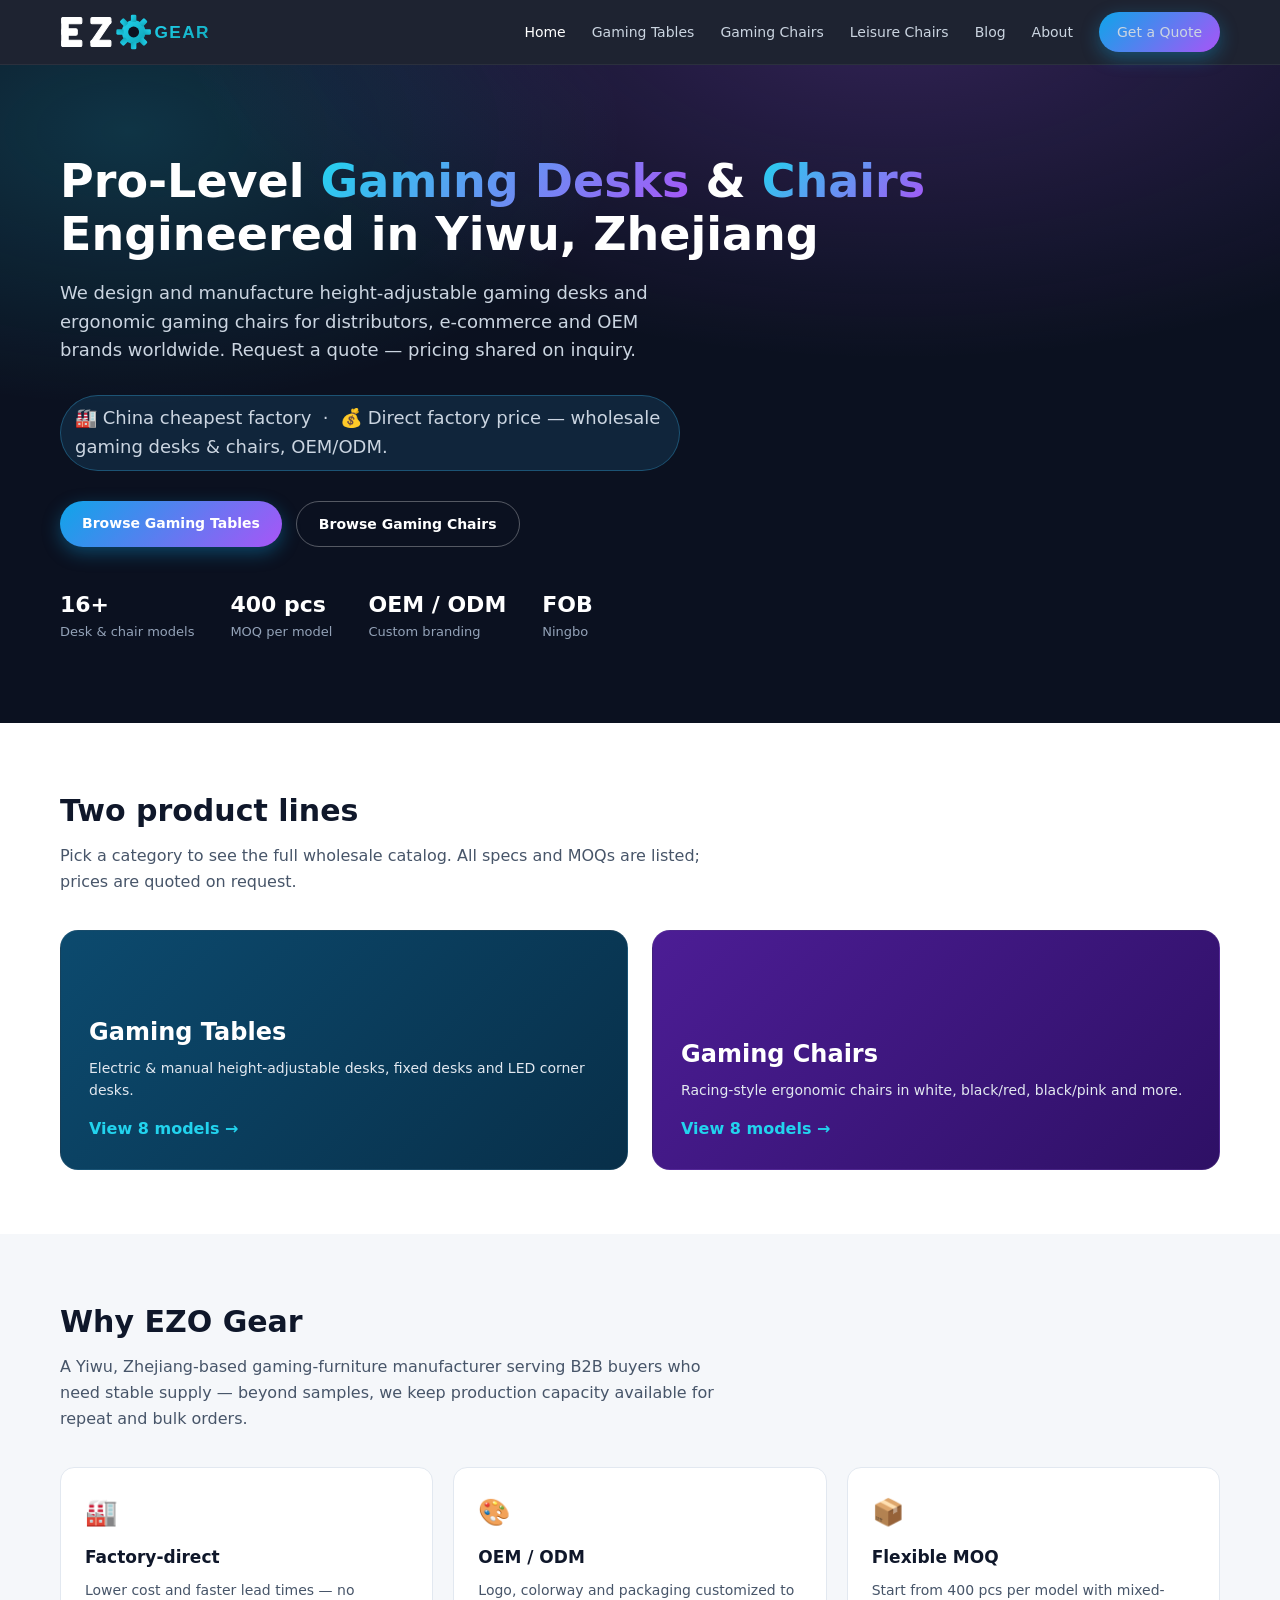
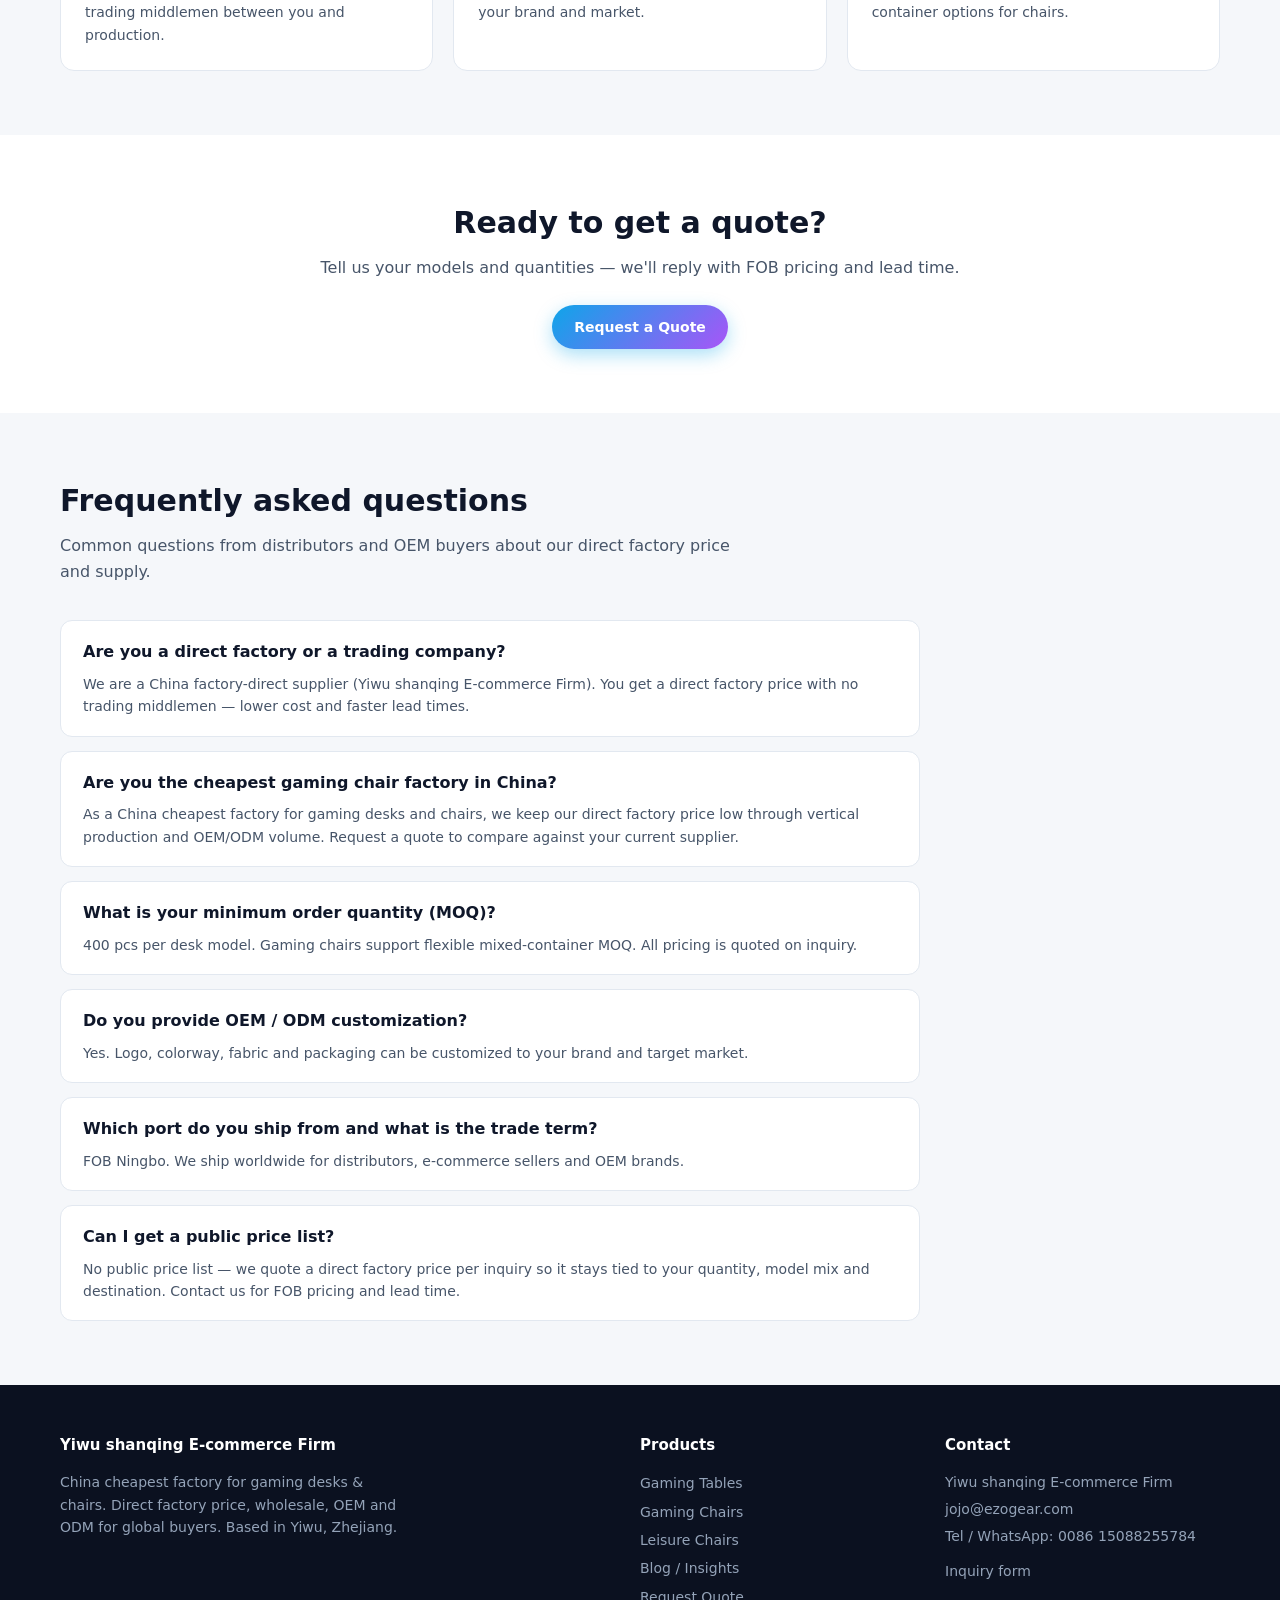
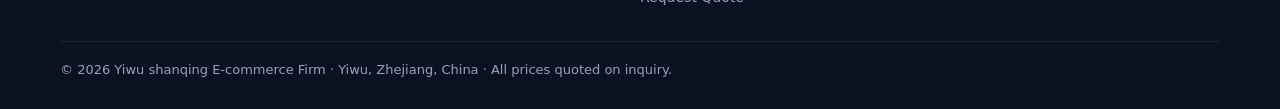
<file: index.html>
<!DOCTYPE html>
<html lang="en">
<head>
<meta charset="UTF-8">
<meta name="viewport" content="width=device-width, initial-scale=1.0">
<title>EZO Gear — China's Cheapest Factory for Gaming Desks & Chairs | Direct Factory Price</title>
<meta name="description" content="China cheapest factory for gaming desks and chairs. Direct factory price, OEM/ODM, low MOQ 400 pcs. Wholesale gaming tables & ergonomic gaming chairs from Yiwu, Zhejiang.">
<link rel="canonical" href="https://ezogear.com/">
<meta property="og:type" content="website">
<meta property="og:title" content="EZO Gear — China's Cheapest Factory for Gaming Desks & Chairs | Direct Factory Price">
<meta property="og:description" content="China cheapest factory for gaming desks and chairs. Direct factory price, OEM/ODM, low MOQ 400 pcs. Wholesale gaming tables & ergonomic gaming chairs from Yiwu, Zhejiang.">
<meta property="og:url" content="https://ezogear.com/">
<meta property="og:site_name" content="EZO Gear">
<meta name="twitter:card" content="summary_large_image">
<meta name="twitter:title" content="EZO Gear — China's Cheapest Factory for Gaming Desks & Chairs | Direct Factory Price">
<meta name="twitter:description" content="China cheapest factory for gaming desks and chairs. Direct factory price, OEM/ODM, low MOQ 400 pcs. Wholesale gaming tables & ergonomic gaming chairs from Yiwu, Zhejiang.">
<link rel="stylesheet" href="assets/css/style.css">
<script type="application/ld+json">
{
  "@context": "https://schema.org",
  "@graph": [
    {
      "@type": "Organization",
      "@id": "https://ezogear.com/#organization",
      "name": "Yiwu shanqing E‑commerce Firm",
      "url": "https://ezogear.com/",
      "logo": "https://ezogear.com/assets/chairs/GC6111RED/GC6111-BLA-RED-2.jpg",
      "description": "China cheapest factory for gaming desks and chairs. We supply direct factory price wholesale gaming furniture with OEM/ODM, low MOQ and FOB Ningbo shipping from Yiwu, Zhejiang.",
      "email": "jojo@ezogear.com",
      "telephone": "+86 15088255784",
      "address": {
        "@type": "PostalAddress",
        "addressLocality": "Yiwu",
        "addressRegion": "Zhejiang",
        "addressCountry": "CN"
      },
      "areaServed": "Worldwide",
      "sameAs": [
        "https://ezogear.com/"
      ]
    },
    {
      "@type": "Brand",
      "@id": "https://ezogear.com/#brand",
      "name": "EZO Gear",
      "url": "https://ezogear.com/",
      "description": "Direct factory price gaming desk & chair brand. China cheapest factory for wholesale gaming furniture, OEM/ODM.",
      "logo": "https://ezogear.com/assets/chairs/GC6111RED/GC6111-BLA-RED-2.jpg",
      "sameAs": [
        "https://ezogear.com/"
      ],
      "areaServed": "Worldwide",
      "category": "Gaming furniture",
      "mainEntityOfPage": "https://ezogear.com/"
    },
    {
      "@type": "WebSite",
      "@id": "https://ezogear.com/#website",
      "url": "https://ezogear.com/",
      "name": "EZO Gear",
      "publisher": {
        "@id": "https://ezogear.com/#organization"
      },
      "inLanguage": "en"
    }
  ]
}
</script>
</head>
<body>

<header class="site-header">
  <div class="wrap nav">
    <div class="brand">
      <svg class="logo-mark" viewBox="0 0 200 44" xmlns="http://www.w3.org/2000/svg" role="img" aria-label="EZO Gear">
        <defs>
          <linearGradient id="ezg" x1="0" y1="0" x2="1" y2="1">
            <stop offset="0" stop-color="#22d3ee"/>
            <stop offset="1" stop-color="#0ea5b7"/>
          </linearGradient>
        </defs>
        <!-- E -->
        <g fill="#ffffff" stroke="#ffffff" stroke-width="1.2">
          <rect x="2" y="6" width="7" height="32" rx="1.5"/>
          <rect x="2" y="6" width="22" height="7" rx="1.5"/>
          <rect x="2" y="18.5" width="17" height="7" rx="1.5"/>
          <rect x="2" y="31" width="22" height="7" rx="1.5"/>
        </g>
        <!-- Z -->
        <g fill="#ffffff" stroke="#ffffff" stroke-width="1.2">
          <rect x="34" y="6" width="22" height="7" rx="1.5"/>
          <polygon points="56,11 49,11 34,33 41,33"/>
          <rect x="34" y="31" width="22" height="7" rx="1.5"/>
        </g>
        <!-- O as gear -->
        <g fill="url(#ezg)">
          <circle cx="81" cy="22" r="13"/>
          <rect x="78" y="3" width="6" height="8" rx="1.5" transform="rotate(0 81 22)"/>
          <rect x="78" y="3" width="6" height="8" rx="1.5" transform="rotate(45 81 22)"/>
          <rect x="78" y="3" width="6" height="8" rx="1.5" transform="rotate(90 81 22)"/>
          <rect x="78" y="3" width="6" height="8" rx="1.5" transform="rotate(135 81 22)"/>
          <rect x="78" y="3" width="6" height="8" rx="1.5" transform="rotate(180 81 22)"/>
          <rect x="78" y="3" width="6" height="8" rx="1.5" transform="rotate(225 81 22)"/>
          <rect x="78" y="3" width="6" height="8" rx="1.5" transform="rotate(270 81 22)"/>
          <rect x="78" y="3" width="6" height="8" rx="1.5" transform="rotate(315 81 22)"/>
        </g>
        <circle cx="81" cy="22" r="6" fill="#0b1120"/>
        <!-- GEAR wordmark -->
        <text x="104" y="29" font-family="Arial, Helvetica, sans-serif" font-size="19" font-weight="800" letter-spacing="1.5" fill="url(#ezg)">GEAR</text>
      </svg>
    </div>
    <nav class="nav-links">
      <a href="index.html" class="active">Home</a>
      <a href="tables.html">Gaming Tables</a>
      <a href="chairs.html">Gaming Chairs</a>
      <a href="leisure.html">Leisure Chairs</a>
      <a href="blog.html">Blog</a>
      <a href="#about">About</a>
      <a href="contact.html" class="btn btn-primary btn-sm">Get a Quote</a>
    </nav>
  </div>
</header>

<section class="hero">
  <div class="wrap">
    <h1>Pro-Level <span class="hl">Gaming Desks</span> &amp; <span class="hl">Chairs</span><br>Engineered in Yiwu, Zhejiang</h1>
    <p>We design and manufacture height-adjustable gaming desks and ergonomic gaming chairs for distributors, e-commerce and OEM brands worldwide. Request a quote — pricing shared on inquiry.</p>
    <p class="seo-tag">🏭 China cheapest factory &nbsp;·&nbsp; 💰 Direct factory price — wholesale gaming desks &amp; chairs, OEM/ODM.</p>
    <div class="hero-cta">
      <a href="tables.html" class="btn btn-primary">Browse Gaming Tables</a>
      <a href="chairs.html" class="btn btn-ghost">Browse Gaming Chairs</a>
    </div>
    <div class="hero-meta">
      <div><strong>16+</strong>Desk &amp; chair models</div>
      <div><strong>400 pcs</strong>MOQ per model</div>
      <div><strong>OEM / ODM</strong>Custom branding</div>
      <div><strong>FOB</strong>Ningbo</div>
    </div>
  </div>
</section>

<section class="section">
  <div class="wrap">
    <h2>Two product lines</h2>
    <p class="lead">Pick a category to see the full wholesale catalog. All specs and MOQs are listed; prices are quoted on request.</p>
    <div class="cat-grid">
      <a class="cat-card tables" href="tables.html">
        <div>
          <h3>Gaming Tables</h3>
          <p>Electric &amp; manual height-adjustable desks, fixed desks and LED corner desks.</p>
          <span class="go">View 8 models →</span>
        </div>
      </a>
      <a class="cat-card chairs" href="chairs.html">
        <div>
          <h3>Gaming Chairs</h3>
          <p>Racing-style ergonomic chairs in white, black/red, black/pink and more.</p>
          <span class="go">View 8 models →</span>
        </div>
      </a>
    </div>
  </div>
</section>

<section class="section soft" id="about">
  <div class="wrap">
    <h2>Why EZO Gear</h2>
    <p class="lead">A Yiwu, Zhejiang-based gaming-furniture manufacturer serving B2B buyers who need stable supply — beyond samples, we keep production capacity available for repeat and bulk orders.</p>
    <div class="feat-grid">
      <div class="feat"><div class="ic">🏭</div><h4>Factory-direct</h4><p>Lower cost and faster lead times — no trading middlemen between you and production.</p></div>
      <div class="feat"><div class="ic">🎨</div><h4>OEM / ODM</h4><p>Logo, colorway and packaging customized to your brand and market.</p></div>
      <div class="feat"><div class="ic">📦</div><h4>Flexible MOQ</h4><p>Start from 400 pcs per model with mixed-container options for chairs.</p></div>
    </div>
  </div>
</section>

<section class="section">
  <div class="wrap" style="text-align:center">
    <h2>Ready to get a quote?</h2>
    <p class="lead" style="margin:0 auto 24px">Tell us your models and quantities — we'll reply with FOB pricing and lead time.</p>
    <a href="contact.html" class="btn btn-primary">Request a Quote</a>
  </div>
</section>

<section class="section soft" id="faq">
  <div class="wrap">
    <h2>Frequently asked questions</h2>
    <p class="lead">Common questions from distributors and OEM buyers about our direct factory price and supply.</p>
    <div class="faq">
      <div class="faq-item"><h4>Are you a direct factory or a trading company?</h4><p>We are a China factory-direct supplier (Yiwu shanqing E‑commerce Firm). You get a direct factory price with no trading middlemen — lower cost and faster lead times.</p></div>
      <div class="faq-item"><h4>Are you the cheapest gaming chair factory in China?</h4><p>As a China cheapest factory for gaming desks and chairs, we keep our direct factory price low through vertical production and OEM/ODM volume. Request a quote to compare against your current supplier.</p></div>
      <div class="faq-item"><h4>What is your minimum order quantity (MOQ)?</h4><p>400 pcs per desk model. Gaming chairs support flexible mixed-container MOQ. All pricing is quoted on inquiry.</p></div>
      <div class="faq-item"><h4>Do you provide OEM / ODM customization?</h4><p>Yes. Logo, colorway, fabric and packaging can be customized to your brand and target market.</p></div>
      <div class="faq-item"><h4>Which port do you ship from and what is the trade term?</h4><p>FOB Ningbo. We ship worldwide for distributors, e-commerce sellers and OEM brands.</p></div>
      <div class="faq-item"><h4>Can I get a public price list?</h4><p>No public price list — we quote a direct factory price per inquiry so it stays tied to your quantity, model mix and destination. Contact us for FOB pricing and lead time.</p></div>
    </div>
  </div>
</section>
<script type="application/ld+json">
{
  "@context": "https://schema.org",
  "@type": "FAQPage",
  "mainEntity": [
    {
      "@type": "Question",
      "name": "Are you a direct factory or a trading company?",
      "acceptedAnswer": {
        "@type": "Answer",
        "text": "We are a China factory-direct supplier (Yiwu shanqing E‑commerce Firm). You get a direct factory price with no trading middlemen — lower cost and faster lead times."
      }
    },
    {
      "@type": "Question",
      "name": "Are you the cheapest gaming chair factory in China?",
      "acceptedAnswer": {
        "@type": "Answer",
        "text": "As a China cheapest factory for gaming desks and chairs, we keep our direct factory price low through vertical production and OEM/ODM volume. Request a quote to compare against your current supplier."
      }
    },
    {
      "@type": "Question",
      "name": "What is your minimum order quantity (MOQ)?",
      "acceptedAnswer": {
        "@type": "Answer",
        "text": "400 pcs per desk model. Gaming chairs support flexible mixed-container MOQ. All pricing is quoted on inquiry."
      }
    },
    {
      "@type": "Question",
      "name": "Do you provide OEM / ODM customization?",
      "acceptedAnswer": {
        "@type": "Answer",
        "text": "Yes. Logo, colorway, fabric and packaging can be customized to your brand and target market."
      }
    },
    {
      "@type": "Question",
      "name": "Which port do you ship from and what is the trade term?",
      "acceptedAnswer": {
        "@type": "Answer",
        "text": "FOB Ningbo. We ship worldwide for distributors, e-commerce sellers and OEM brands."
      }
    },
    {
      "@type": "Question",
      "name": "Can I get a public price list?",
      "acceptedAnswer": {
        "@type": "Answer",
        "text": "No public price list — we quote a direct factory price per inquiry so it stays tied to your quantity, model mix and destination. Contact us for FOB pricing and lead time."
      }
    }
  ]
}
</script>

<footer class="site-footer">
  <div class="wrap">
    <div class="foot-grid">
      <div>
        <h5>Yiwu shanqing E‑commerce Firm</h5>
        <p style="font-size:14px;max-width:340px">China cheapest factory for gaming desks &amp; chairs. Direct factory price, wholesale, OEM and ODM for global buyers. Based in Yiwu, Zhejiang.</p>
      </div>
      <div>
        <h5>Products</h5>
        <a href="tables.html">Gaming Tables</a>
        <a href="chairs.html">Gaming Chairs</a>
        <a href="leisure.html">Leisure Chairs</a>
        <a href="blog.html">Blog / Insights</a>
        <a href="contact.html">Request Quote</a>
      </div>
      <div>
        <h5>Contact</h5>
        <p class="co-info">Yiwu shanqing E‑commerce Firm<br>
        <a href="mailto:jojo@ezogear.com">jojo@ezogear.com</a><br>
        Tel / WhatsApp: 0086 15088255784</p>
        <a href="contact.html">Inquiry form</a>
      </div>
    </div>
    <div class="foot-bottom">© 2026 Yiwu shanqing E‑commerce Firm · Yiwu, Zhejiang, China · All prices quoted on inquiry.</div>
  </div>
</footer>

<div class="modal-back" id="modalBack"><div class="modal" id="modal"></div></div>
<script src="assets/js/data.js"></script>
<script src="assets/js/main.js"></script>
</body>
</html>
</file>
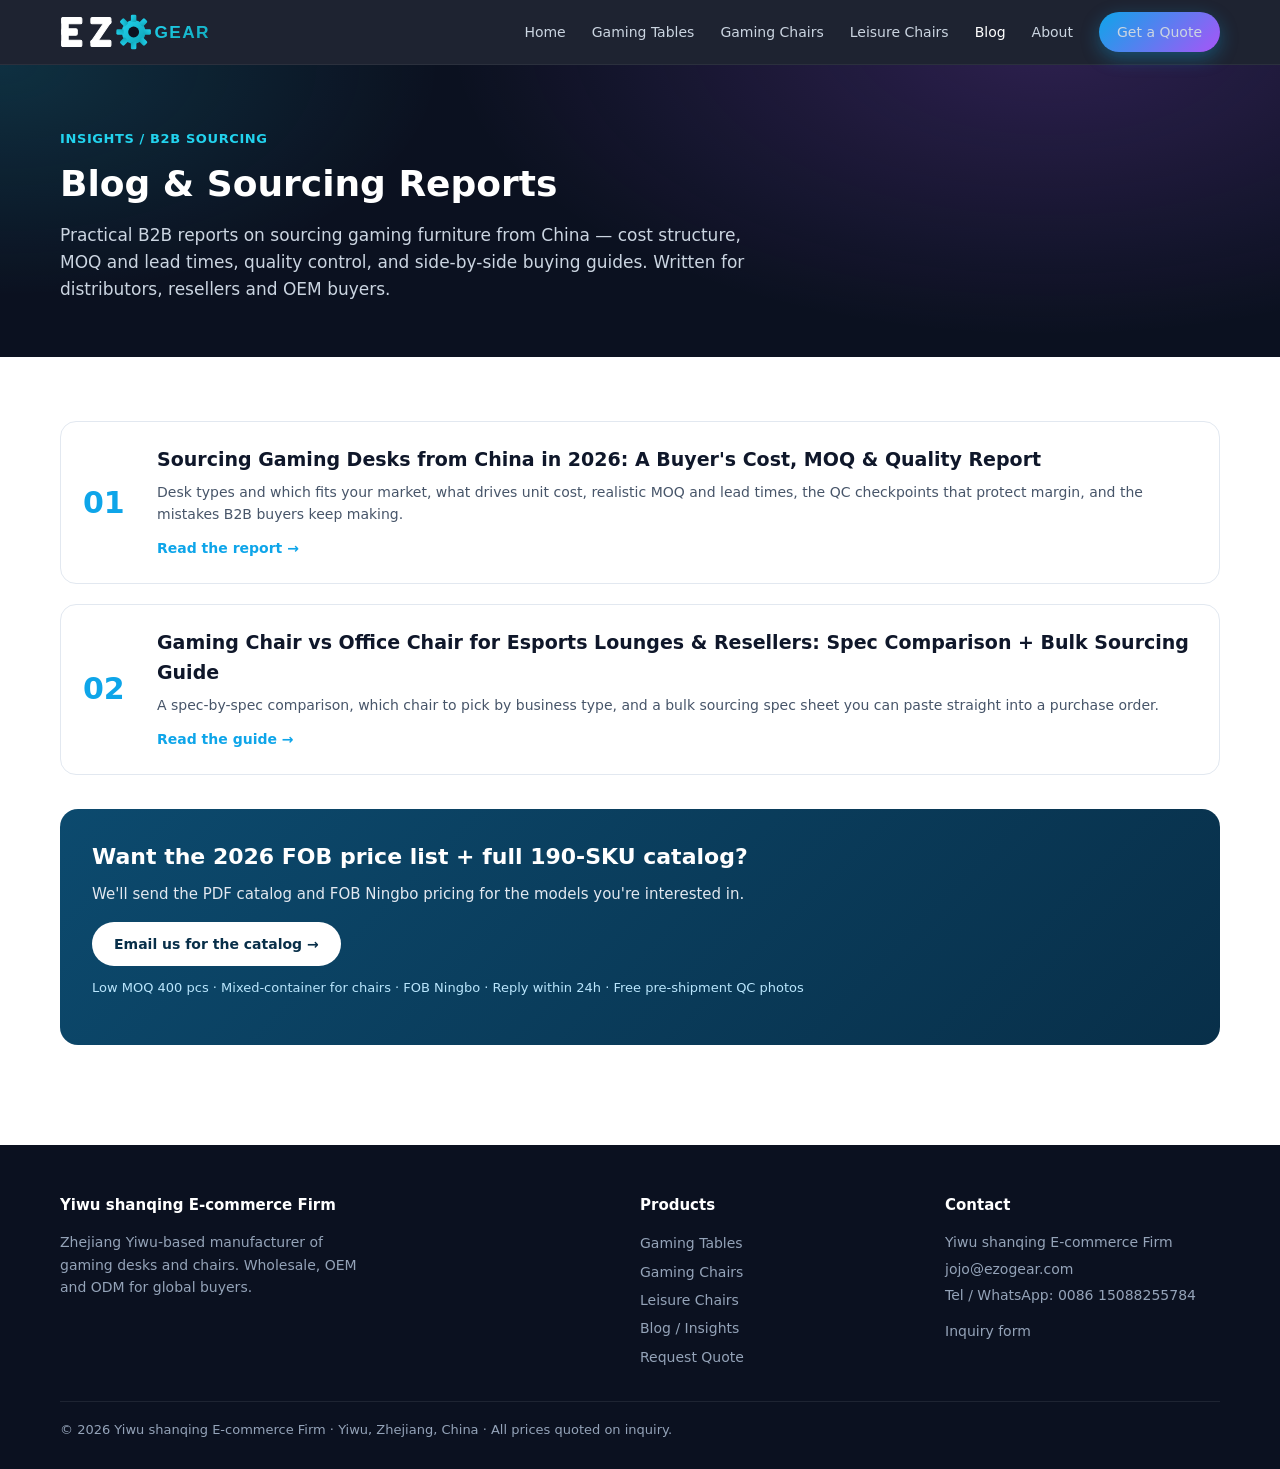
<file: blog.html>
<!DOCTYPE html>
<html lang="en">
<head>
<meta charset="UTF-8">
<meta name="viewport" content="width=device-width, initial-scale=1.0">
<title>Blog / Insights — Gaming Furniture B2B Sourcing Reports | EZO Gear</title>
<meta name="description" content="B2B sourcing reports and buying guides for gaming desks and chairs: cost structure, MOQ, QC, and gaming chair vs office chair comparison. By EZO Gear, Yiwu, Zhejiang.">
<link rel="canonical" href="https://ezogear.com/blog.html">
<meta property="og:type" content="website">
<meta property="og:title" content="Blog / Insights — Gaming Furniture B2B Sourcing Reports | EZO Gear">
<meta property="og:description" content="B2B sourcing reports and buying guides for gaming desks and chairs: cost structure, MOQ, QC, and gaming chair vs office chair comparison.">
<meta property="og:url" content="https://ezogear.com/blog.html">
<meta property="og:site_name" content="EZO Gear">
<meta name="twitter:card" content="summary_large_image">
<meta name="twitter:title" content="Blog / Insights — Gaming Furniture B2B Sourcing Reports | EZO Gear">
<meta name="twitter:description" content="B2B sourcing reports and buying guides for gaming desks and chairs.">
<link rel="stylesheet" href="assets/css/style.css">
<script type="application/ld+json">
{
  "@context": "https://schema.org",
  "@type": "Article",
  "headline": "EZO Gear Blog — B2B Gaming Furniture Sourcing Insights",
  "description": "B2B sourcing reports and buying guides for gaming desks and chairs.",
  "author": { "@type": "Organization", "name": "EZO Gear", "url": "https://ezogear.com/" },
  "publisher": { "@id": "https://ezogear.com/#organization" },
  "datePublished": "2026-11-02",
  "dateModified": "2026-11-02",
  "mainEntityOfPage": { "@type": "WebPage", "@id": "https://ezogear.com/blog.html" }
}
</script>
<script type="application/ld+json">
{
  "@context": "https://schema.org",
  "@type": "BreadcrumbList",
  "itemListElement": [
    { "@type": "ListItem", "position": 1, "name": "Home", "item": "https://ezogear.com/" },
    { "@type": "ListItem", "position": 2, "name": "Blog", "item": "https://ezogear.com/blog.html" }
  ]
}
</script>
</head>
<body>

<header class="site-header">
  <div class="wrap nav">
    <div class="brand">
      <svg class="logo-mark" viewBox="0 0 200 44" xmlns="http://www.w3.org/2000/svg" role="img" aria-label="EZO Gear">
        <defs>
          <linearGradient id="ezg" x1="0" y1="0" x2="1" y2="1">
            <stop offset="0" stop-color="#22d3ee"/>
            <stop offset="1" stop-color="#0ea5b7"/>
          </linearGradient>
        </defs>
        <g fill="#ffffff" stroke="#ffffff" stroke-width="1.2">
          <rect x="2" y="6" width="7" height="32" rx="1.5"/>
          <rect x="2" y="6" width="22" height="7" rx="1.5"/>
          <rect x="2" y="18.5" width="17" height="7" rx="1.5"/>
          <rect x="2" y="31" width="22" height="7" rx="1.5"/>
        </g>
        <g fill="#ffffff" stroke="#ffffff" stroke-width="1.2">
          <rect x="34" y="6" width="22" height="7" rx="1.5"/>
          <polygon points="56,11 49,11 34,33 41,33"/>
          <rect x="34" y="31" width="22" height="7" rx="1.5"/>
        </g>
        <g fill="url(#ezg)">
          <circle cx="81" cy="22" r="13"/>
          <rect x="78" y="3" width="6" height="8" rx="1.5" transform="rotate(0 81 22)"/>
          <rect x="78" y="3" width="6" height="8" rx="1.5" transform="rotate(45 81 22)"/>
          <rect x="78" y="3" width="6" height="8" rx="1.5" transform="rotate(90 81 22)"/>
          <rect x="78" y="3" width="6" height="8" rx="1.5" transform="rotate(135 81 22)"/>
          <rect x="78" y="3" width="6" height="8" rx="1.5" transform="rotate(180 81 22)"/>
          <rect x="78" y="3" width="6" height="8" rx="1.5" transform="rotate(225 81 22)"/>
          <rect x="78" y="3" width="6" height="8" rx="1.5" transform="rotate(270 81 22)"/>
          <rect x="78" y="3" width="6" height="8" rx="1.5" transform="rotate(315 81 22)"/>
        </g>
        <circle cx="81" cy="22" r="6" fill="#0b1120"/>
        <text x="104" y="29" font-family="Arial, Helvetica, sans-serif" font-size="19" font-weight="800" letter-spacing="1.5" fill="url(#ezg)">GEAR</text>
      </svg>
    </div>
    <nav class="nav-links">
      <a href="index.html">Home</a>
      <a href="tables.html">Gaming Tables</a>
      <a href="chairs.html">Gaming Chairs</a>
      <a href="leisure.html">Leisure Chairs</a>
      <a href="blog.html" class="active">Blog</a>
      <a href="index.html#about">About</a>
      <a href="contact.html" class="btn btn-primary btn-sm">Get a Quote</a>
    </nav>
  </div>
</header>

<section class="article-hero">
  <div class="wrap">
    <div class="kicker">Insights / B2B Sourcing</div>
    <h1>Blog &amp; Sourcing Reports</h1>
    <p class="sub">Practical B2B reports on sourcing gaming furniture from China — cost structure, MOQ and lead times, quality control, and side-by-side buying guides. Written for distributors, resellers and OEM buyers.</p>
  </div>
</section>

<section class="section">
  <div class="wrap">
    <a class="article-card" href="gaming-desk-sourcing-report.html">
      <div class="num">01</div>
      <div class="body">
        <h3>Sourcing Gaming Desks from China in 2026: A Buyer's Cost, MOQ &amp; Quality Report</h3>
        <p>Desk types and which fits your market, what drives unit cost, realistic MOQ and lead times, the QC checkpoints that protect margin, and the mistakes B2B buyers keep making.</p>
        <span class="go">Read the report →</span>
      </div>
    </a>

    <a class="article-card" href="gaming-chair-vs-office-chair.html">
      <div class="num">02</div>
      <div class="body">
        <h3>Gaming Chair vs Office Chair for Esports Lounges &amp; Resellers: Spec Comparison + Bulk Sourcing Guide</h3>
        <p>A spec-by-spec comparison, which chair to pick by business type, and a bulk sourcing spec sheet you can paste straight into a purchase order.</p>
        <span class="go">Read the guide →</span>
      </div>
    </a>

    <div class="cta-box" style="margin-top:34px">
      <h3>Want the 2026 FOB price list + full 190-SKU catalog?</h3>
      <p>We'll send the PDF catalog and FOB Ningbo pricing for the models you're interested in.</p>
      <a class="btn" href="mailto:jojo@ezogear.com?subject=Request%202026%20Catalog%20%26%20FOB%20Price%20List&body=Hi%20EZO%20Gear%2C%0A%0APlease%20send%20the%202026%20full%20catalog%20(190%2B%20SKUs)%20and%20FOB%20Ningbo%20price%20list.%0A%0ACompany%3A%0ACountry%2FRegion%3A%0AInterested%20category%3A%0ATarget%20MOQ%2Fcontainer%3A%0A">Email us for the catalog →</a>
      <p class="mini">Low MOQ 400 pcs · Mixed-container for chairs · FOB Ningbo · Reply within 24h · Free pre-shipment QC photos</p>
    </div>
  </div>
</section>

<footer class="site-footer">
  <div class="wrap">
    <div class="foot-grid">
      <div>
        <h5>Yiwu shanqing E‑commerce Firm</h5>
        <p style="font-size:14px;max-width:320px">Zhejiang Yiwu-based manufacturer of gaming desks and chairs. Wholesale, OEM and ODM for global buyers.</p>
      </div>
      <div>
        <h5>Products</h5>
        <a href="tables.html">Gaming Tables</a>
        <a href="chairs.html">Gaming Chairs</a>
        <a href="leisure.html">Leisure Chairs</a>
        <a href="blog.html">Blog / Insights</a>
        <a href="contact.html">Request Quote</a>
      </div>
      <div>
        <h5>Contact</h5>
        <p class="co-info">Yiwu shanqing E‑commerce Firm<br>
        <a href="mailto:jojo@ezogear.com">jojo@ezogear.com</a><br>
        Tel / WhatsApp: 0086 15088255784</p>
        <a href="contact.html">Inquiry form</a>
      </div>
    </div>
    <div class="foot-bottom">© 2026 Yiwu shanqing E‑commerce Firm · Yiwu, Zhejiang, China · All prices quoted on inquiry.</div>
  </div>
</footer>

<script src="assets/js/main.js"></script>
</body>
</html>
</file>
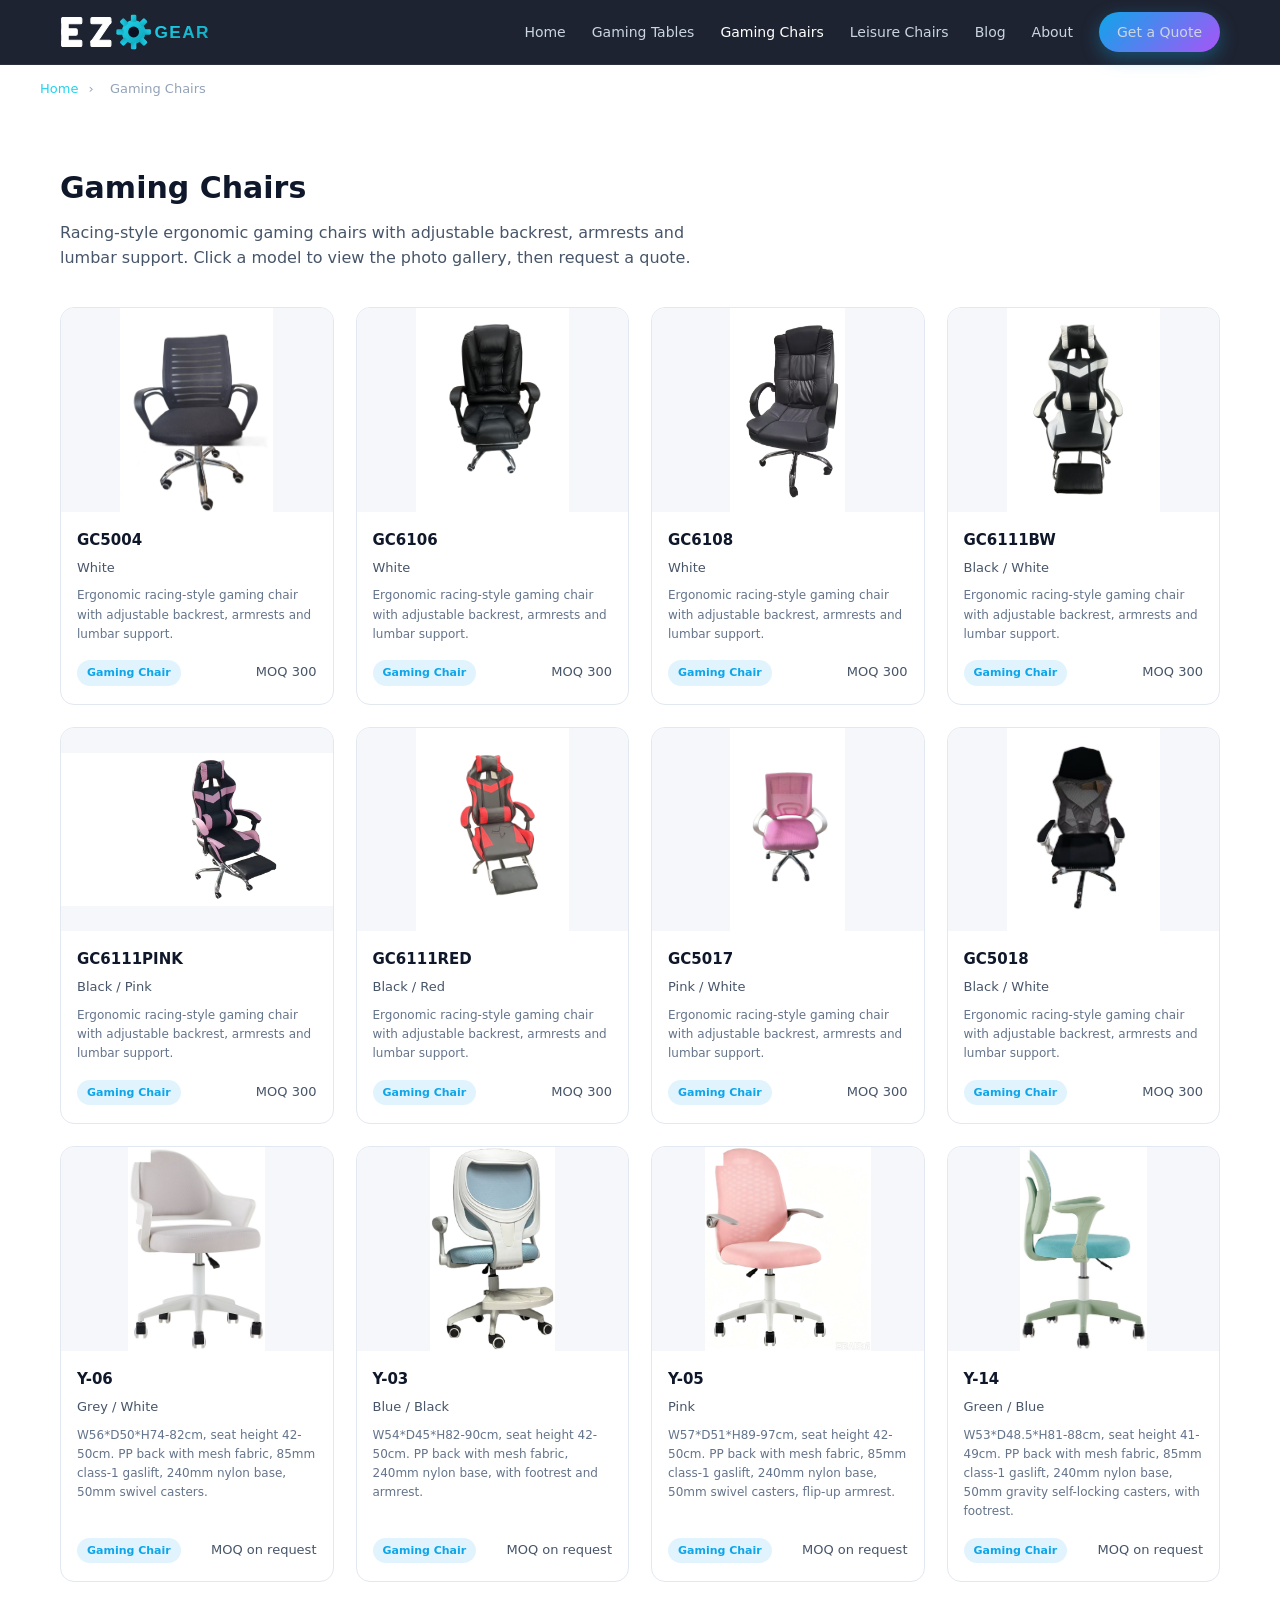
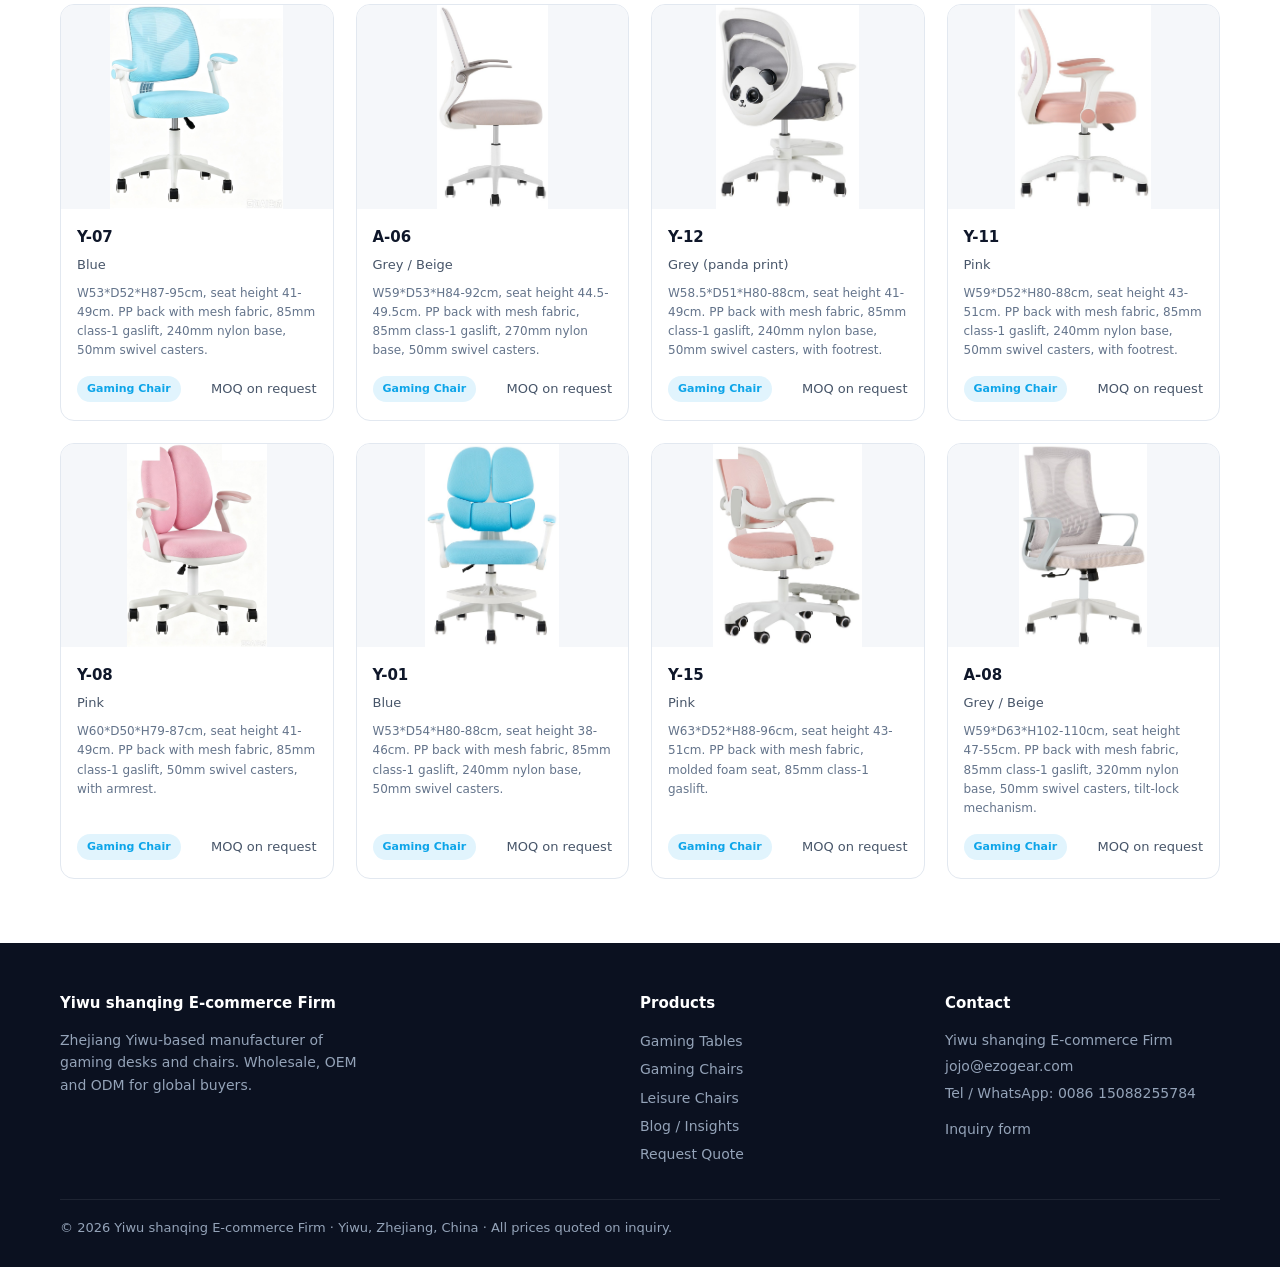
<file: chairs.html>
<!DOCTYPE html>
<html lang="en">
<head>
<meta charset="UTF-8">
<meta name="viewport" content="width=device-width, initial-scale=1.0">
<title>Wholesale Gaming Chairs — China Cheapest Factory | Direct Factory Price | EZO Gear</title>
<meta name="description" content="Buy gaming chairs direct from China's cheapest factory. Racing-style and ergonomic mesh chairs. Direct factory price, OEM/ODM, mixed-container MOQ, FOB Ningbo.">
<link rel="canonical" href="https://ezogear.com/chairs.html">
<meta property="og:type" content="website">
<meta property="og:title" content="Wholesale Gaming Chairs — China Cheapest Factory | Direct Factory Price | EZO Gear">
<meta property="og:description" content="Buy gaming chairs direct from China's cheapest factory. Racing-style and ergonomic mesh chairs. Direct factory price, OEM/ODM, mixed-container MOQ, FOB Ningbo.">
<meta property="og:url" content="https://ezogear.com/chairs.html">
<meta property="og:site_name" content="EZO Gear">
<meta name="twitter:card" content="summary_large_image">
<meta name="twitter:title" content="Wholesale Gaming Chairs — China Cheapest Factory | Direct Factory Price | EZO Gear">
<meta name="twitter:description" content="Buy gaming chairs direct from China's cheapest factory. Racing-style and ergonomic mesh chairs. Direct factory price, OEM/ODM, mixed-container MOQ, FOB Ningbo.">
<link rel="stylesheet" href="assets/css/style.css">
<script type="application/ld+json">
{
  "@context": "https://schema.org",
  "@graph": [
    {
      "@type": "Organization",
      "@id": "https://ezogear.com/#organization",
      "name": "Yiwu shanqing E‑commerce Firm",
      "url": "https://ezogear.com/",
      "logo": "https://ezogear.com/assets/chairs/GC6111RED/GC6111-BLA-RED-2.jpg",
      "description": "China cheapest factory for gaming desks and chairs. We supply direct factory price wholesale gaming furniture with OEM/ODM, low MOQ and FOB Ningbo shipping from Yiwu, Zhejiang.",
      "email": "jojo@ezogear.com",
      "telephone": "+86 15088255784",
      "address": {
        "@type": "PostalAddress",
        "addressLocality": "Yiwu",
        "addressRegion": "Zhejiang",
        "addressCountry": "CN"
      },
      "areaServed": "Worldwide",
      "sameAs": [
        "https://ezogear.com/"
      ]
    },
    {
      "@type": "Brand",
      "@id": "https://ezogear.com/#brand",
      "name": "EZO Gear",
      "url": "https://ezogear.com/",
      "description": "Direct factory price gaming desk & chair brand. China cheapest factory for wholesale gaming furniture, OEM/ODM.",
      "logo": "https://ezogear.com/assets/chairs/GC6111RED/GC6111-BLA-RED-2.jpg",
      "sameAs": [
        "https://ezogear.com/"
      ],
      "areaServed": "Worldwide",
      "category": "Gaming furniture",
      "mainEntityOfPage": "https://ezogear.com/"
    },
    {
      "@type": "WebSite",
      "@id": "https://ezogear.com/#website",
      "url": "https://ezogear.com/",
      "name": "EZO Gear",
      "publisher": {
        "@id": "https://ezogear.com/#organization"
      },
      "inLanguage": "en"
    }
  ]
}
</script>
<script type="application/ld+json">
{
  "@context": "https://schema.org",
  "@type": "BreadcrumbList",
  "itemListElement": [
    {
      "@type": "ListItem",
      "position": 1,
      "name": "Home",
      "item": "https://ezogear.com/"
    },
    {
      "@type": "ListItem",
      "position": 2,
      "name": "Gaming Chairs",
      "item": "https://ezogear.com/chairs.html"
    }
  ]
}
</script>
</head>
<body>

<header class="site-header">
  <div class="wrap nav">
        <div class="brand">
      <svg class="logo-mark" viewBox="0 0 200 44" xmlns="http://www.w3.org/2000/svg" role="img" aria-label="EZO Gear">
        <defs>
          <linearGradient id="ezg" x1="0" y1="0" x2="1" y2="1">
            <stop offset="0" stop-color="#22d3ee"/>
            <stop offset="1" stop-color="#0ea5b7"/>
          </linearGradient>
        </defs>
        <g fill="#ffffff" stroke="#ffffff" stroke-width="1.2">
          <rect x="2" y="6" width="7" height="32" rx="1.5"/>
          <rect x="2" y="6" width="22" height="7" rx="1.5"/>
          <rect x="2" y="18.5" width="17" height="7" rx="1.5"/>
          <rect x="2" y="31" width="22" height="7" rx="1.5"/>
        </g>
        <g fill="#ffffff" stroke="#ffffff" stroke-width="1.2">
          <rect x="34" y="6" width="22" height="7" rx="1.5"/>
          <polygon points="56,11 49,11 34,33 41,33"/>
          <rect x="34" y="31" width="22" height="7" rx="1.5"/>
        </g>
        <g fill="url(#ezg)">
          <circle cx="81" cy="22" r="13"/>
          <rect x="78" y="3" width="6" height="8" rx="1.5" transform="rotate(0 81 22)"/>
          <rect x="78" y="3" width="6" height="8" rx="1.5" transform="rotate(45 81 22)"/>
          <rect x="78" y="3" width="6" height="8" rx="1.5" transform="rotate(90 81 22)"/>
          <rect x="78" y="3" width="6" height="8" rx="1.5" transform="rotate(135 81 22)"/>
          <rect x="78" y="3" width="6" height="8" rx="1.5" transform="rotate(180 81 22)"/>
          <rect x="78" y="3" width="6" height="8" rx="1.5" transform="rotate(225 81 22)"/>
          <rect x="78" y="3" width="6" height="8" rx="1.5" transform="rotate(270 81 22)"/>
          <rect x="78" y="3" width="6" height="8" rx="1.5" transform="rotate(315 81 22)"/>
        </g>
        <circle cx="81" cy="22" r="6" fill="#0b1120"/>
        <text x="104" y="29" font-family="Arial, Helvetica, sans-serif" font-size="19" font-weight="800" letter-spacing="1.5" fill="url(#ezg)">GEAR</text>
      </svg>
    </div>
    <nav class="nav-links">
      <a href="index.html">Home</a>
      <a href="tables.html">Gaming Tables</a>
      <a href="chairs.html" class="active">Gaming Chairs</a>
      <a href="leisure.html">Leisure Chairs</a>
      <a href="blog.html">Blog</a>
      <a href="index.html#about">About</a>
      <a href="contact.html" class="btn btn-primary btn-sm">Get a Quote</a>
    </nav>
  </div>
</header>
<nav class="crumb wrap" aria-label="Breadcrumb"><a href="index.html">Home</a> <span>›</span> <span>Gaming Chairs</span></nav>

<section class="section">
  <div class="wrap">
    <h1>Gaming Chairs</h1>
    <p class="lead">Racing-style ergonomic gaming chairs with adjustable backrest, armrests and lumbar support. Click a model to view the photo gallery, then request a quote.</p>
    <div class="grid" id="grid"></div>
  </div>
</section>

<footer class="site-footer">
  <div class="wrap">
    <div class="foot-grid">
      <div>
        <h5>Yiwu shanqing E‑commerce Firm</h5>
        <p style="font-size:14px;max-width:320px">Zhejiang Yiwu-based manufacturer of gaming desks and chairs. Wholesale, OEM and ODM for global buyers.</p>
      </div>
      <div>
        <h5>Products</h5>
        <a href="tables.html">Gaming Tables</a>
        <a href="chairs.html">Gaming Chairs</a>
        <a href="leisure.html">Leisure Chairs</a>
        <a href="blog.html">Blog / Insights</a>
        <a href="contact.html">Request Quote</a>
      </div>
      <div>
        <h5>Contact</h5>
        <p class="co-info">Yiwu shanqing E‑commerce Firm<br>
        <a href="mailto:jojo@ezogear.com">jojo@ezogear.com</a><br>
        Tel / WhatsApp: 0086 15088255784</p>
        <a href="contact.html">Inquiry form</a>
      </div>
    </div>
    <div class="foot-bottom">© 2026 Yiwu shanqing E‑commerce Firm · Yiwu, Zhejiang, China · All prices quoted on inquiry.</div>
  </div>
</footer>

<div class="modal-back" id="modalBack"><div class="modal" id="modal"></div></div>
<script src="assets/js/data.js"></script>
<script src="assets/js/main.js"></script>
</body>
</html>
</file>
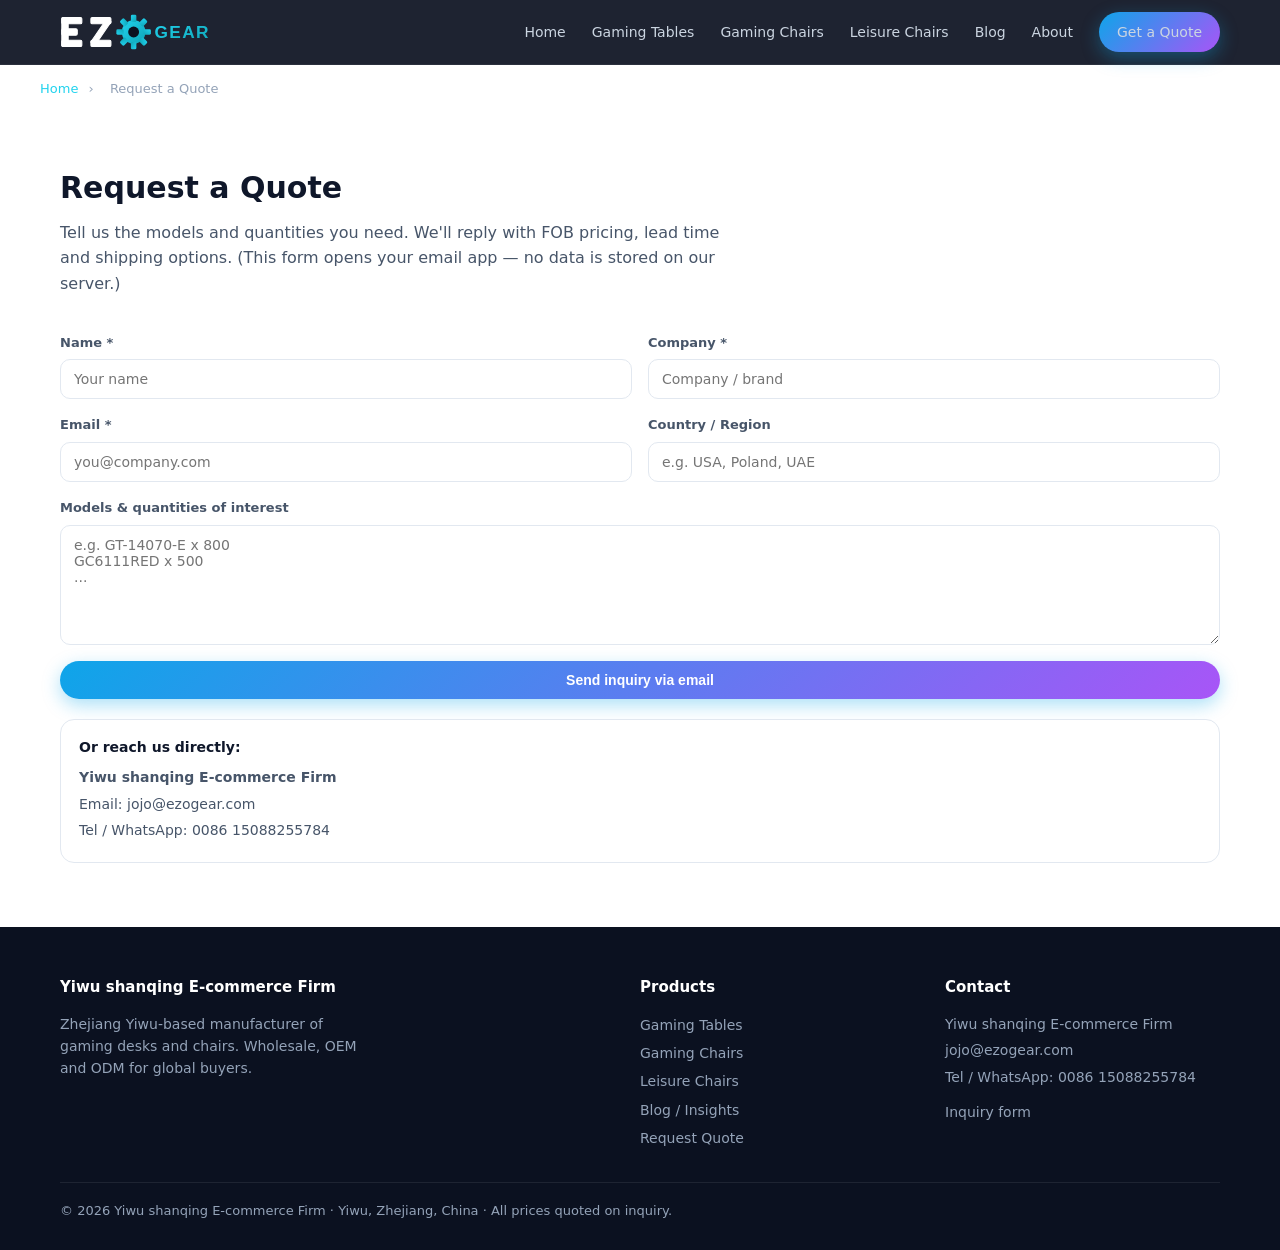
<file: contact.html>
<!DOCTYPE html>
<html lang="en">
<head>
<meta charset="UTF-8">
<meta name="viewport" content="width=device-width, initial-scale=1.0">
<title>Request a Quote — Direct Factory Price | EZO Gear</title>
<meta name="description" content="Request direct factory price and FOB quote for gaming desks and chairs. China cheapest factory, MOQ 400 pcs, OEM/ODM. Reply within 24h.">
<link rel="canonical" href="https://ezogear.com/contact.html">
<meta property="og:type" content="website">
<meta property="og:title" content="Request a Quote — Direct Factory Price | EZO Gear">
<meta property="og:description" content="Request direct factory price and FOB quote for gaming desks and chairs. China cheapest factory, MOQ 400 pcs, OEM/ODM. Reply within 24h.">
<meta property="og:url" content="https://ezogear.com/contact.html">
<meta property="og:site_name" content="EZO Gear">
<meta name="twitter:card" content="summary_large_image">
<meta name="twitter:title" content="Request a Quote — Direct Factory Price | EZO Gear">
<meta name="twitter:description" content="Request direct factory price and FOB quote for gaming desks and chairs. China cheapest factory, MOQ 400 pcs, OEM/ODM. Reply within 24h.">
<link rel="stylesheet" href="assets/css/style.css">
<script type="application/ld+json">
{
  "@context": "https://schema.org",
  "@graph": [
    {
      "@type": "Organization",
      "@id": "https://ezogear.com/#organization",
      "name": "Yiwu shanqing E‑commerce Firm",
      "url": "https://ezogear.com/",
      "logo": "https://ezogear.com/assets/chairs/GC6111RED/GC6111-BLA-RED-2.jpg",
      "description": "China cheapest factory for gaming desks and chairs. We supply direct factory price wholesale gaming furniture with OEM/ODM, low MOQ and FOB Ningbo shipping from Yiwu, Zhejiang.",
      "email": "jojo@ezogear.com",
      "telephone": "+86 15088255784",
      "address": {
        "@type": "PostalAddress",
        "addressLocality": "Yiwu",
        "addressRegion": "Zhejiang",
        "addressCountry": "CN"
      },
      "areaServed": "Worldwide",
      "sameAs": [
        "https://ezogear.com/"
      ]
    },
    {
      "@type": "Brand",
      "@id": "https://ezogear.com/#brand",
      "name": "EZO Gear",
      "url": "https://ezogear.com/",
      "description": "Direct factory price gaming desk & chair brand. China cheapest factory for wholesale gaming furniture, OEM/ODM.",
      "logo": "https://ezogear.com/assets/chairs/GC6111RED/GC6111-BLA-RED-2.jpg",
      "sameAs": [
        "https://ezogear.com/"
      ],
      "areaServed": "Worldwide",
      "category": "Gaming furniture",
      "mainEntityOfPage": "https://ezogear.com/"
    },
    {
      "@type": "WebSite",
      "@id": "https://ezogear.com/#website",
      "url": "https://ezogear.com/",
      "name": "EZO Gear",
      "publisher": {
        "@id": "https://ezogear.com/#organization"
      },
      "inLanguage": "en"
    }
  ]
}
</script>
<script type="application/ld+json">
{
  "@context": "https://schema.org",
  "@type": "BreadcrumbList",
  "itemListElement": [
    {
      "@type": "ListItem",
      "position": 1,
      "name": "Home",
      "item": "https://ezogear.com/"
    },
    {
      "@type": "ListItem",
      "position": 2,
      "name": "Request a Quote",
      "item": "https://ezogear.com/contact.html"
    }
  ]
}
</script>
</head>
<body>

<header class="site-header">
  <div class="wrap nav">
        <div class="brand">
      <svg class="logo-mark" viewBox="0 0 200 44" xmlns="http://www.w3.org/2000/svg" role="img" aria-label="EZO Gear">
        <defs>
          <linearGradient id="ezg" x1="0" y1="0" x2="1" y2="1">
            <stop offset="0" stop-color="#22d3ee"/>
            <stop offset="1" stop-color="#0ea5b7"/>
          </linearGradient>
        </defs>
        <g fill="#ffffff" stroke="#ffffff" stroke-width="1.2">
          <rect x="2" y="6" width="7" height="32" rx="1.5"/>
          <rect x="2" y="6" width="22" height="7" rx="1.5"/>
          <rect x="2" y="18.5" width="17" height="7" rx="1.5"/>
          <rect x="2" y="31" width="22" height="7" rx="1.5"/>
        </g>
        <g fill="#ffffff" stroke="#ffffff" stroke-width="1.2">
          <rect x="34" y="6" width="22" height="7" rx="1.5"/>
          <polygon points="56,11 49,11 34,33 41,33"/>
          <rect x="34" y="31" width="22" height="7" rx="1.5"/>
        </g>
        <g fill="url(#ezg)">
          <circle cx="81" cy="22" r="13"/>
          <rect x="78" y="3" width="6" height="8" rx="1.5" transform="rotate(0 81 22)"/>
          <rect x="78" y="3" width="6" height="8" rx="1.5" transform="rotate(45 81 22)"/>
          <rect x="78" y="3" width="6" height="8" rx="1.5" transform="rotate(90 81 22)"/>
          <rect x="78" y="3" width="6" height="8" rx="1.5" transform="rotate(135 81 22)"/>
          <rect x="78" y="3" width="6" height="8" rx="1.5" transform="rotate(180 81 22)"/>
          <rect x="78" y="3" width="6" height="8" rx="1.5" transform="rotate(225 81 22)"/>
          <rect x="78" y="3" width="6" height="8" rx="1.5" transform="rotate(270 81 22)"/>
          <rect x="78" y="3" width="6" height="8" rx="1.5" transform="rotate(315 81 22)"/>
        </g>
        <circle cx="81" cy="22" r="6" fill="#0b1120"/>
        <text x="104" y="29" font-family="Arial, Helvetica, sans-serif" font-size="19" font-weight="800" letter-spacing="1.5" fill="url(#ezg)">GEAR</text>
      </svg>
    </div>
    <nav class="nav-links">
      <a href="index.html">Home</a>
      <a href="tables.html">Gaming Tables</a>
      <a href="chairs.html">Gaming Chairs</a>
      <a href="leisure.html">Leisure Chairs</a>
      <a href="blog.html">Blog</a>
      <a href="index.html#about">About</a>
      <a href="contact.html" class="btn btn-primary btn-sm">Get a Quote</a>
    </nav>
  </div>
</header>
<nav class="crumb wrap" aria-label="Breadcrumb"><a href="index.html">Home</a> <span>›</span> <span>Request a Quote</span></nav>

<section class="section">
  <div class="wrap">
    <h1>Request a Quote</h1>
    <p class="lead">Tell us the models and quantities you need. We'll reply with FOB pricing, lead time and shipping options. (This form opens your email app — no data is stored on our server.)</p>
    <form id="quoteForm" class="form-grid">
      <div class="field"><label>Name *</label><input name="name" required placeholder="Your name"></div>
      <div class="field"><label>Company *</label><input name="company" required placeholder="Company / brand"></div>
      <div class="field"><label>Email *</label><input name="email" type="email" required placeholder="you@company.com"></div>
      <div class="field"><label>Country / Region</label><input name="country" placeholder="e.g. USA, Poland, UAE"></div>
      <div class="field full"><label>Models &amp; quantities of interest</label>
        <textarea id="products" name="products" rows="6" placeholder="e.g. GT-14070-E x 800&#10;GC6111RED x 500&#10;..."></textarea>
      </div>
      <div class="field full">
        <button type="submit" class="btn btn-primary">Send inquiry via email</button>
        <div class="direct-contact">
        <p class="dc-title">Or reach us directly:</p>
        <p class="dc-line"><strong>Yiwu shanqing E‑commerce Firm</strong></p>
        <p class="dc-line">Email: <a href="mailto:jojo@ezogear.com">jojo@ezogear.com</a></p>
        <p class="dc-line">Tel / WhatsApp: 0086 15088255784</p>
      </div>
      </div>
    </form>
  </div>
</section>

<footer class="site-footer">
  <div class="wrap">
    <div class="foot-grid">
      <div>
        <h5>Yiwu shanqing E‑commerce Firm</h5>
        <p style="font-size:14px;max-width:320px">Zhejiang Yiwu-based manufacturer of gaming desks and chairs. Wholesale, OEM and ODM for global buyers.</p>
      </div>
      <div>
        <h5>Products</h5>
        <a href="tables.html">Gaming Tables</a>
        <a href="chairs.html">Gaming Chairs</a>
        <a href="leisure.html">Leisure Chairs</a>
        <a href="blog.html">Blog / Insights</a>
        <a href="contact.html">Request Quote</a>
      </div>
      <div>
        <h5>Contact</h5>
        <p class="co-info">Yiwu shanqing E‑commerce Firm<br>
        <a href="mailto:jojo@ezogear.com">jojo@ezogear.com</a><br>
        Tel / WhatsApp: 0086 15088255784</p>
        <a href="contact.html">Inquiry form</a>
      </div>
    </div>
    <div class="foot-bottom">© 2026 Yiwu shanqing E‑commerce Firm · Yiwu, Zhejiang, China · All prices quoted on inquiry.</div>
  </div>
</footer>

<script src="assets/js/main.js"></script>
</body>
</html>
</file>
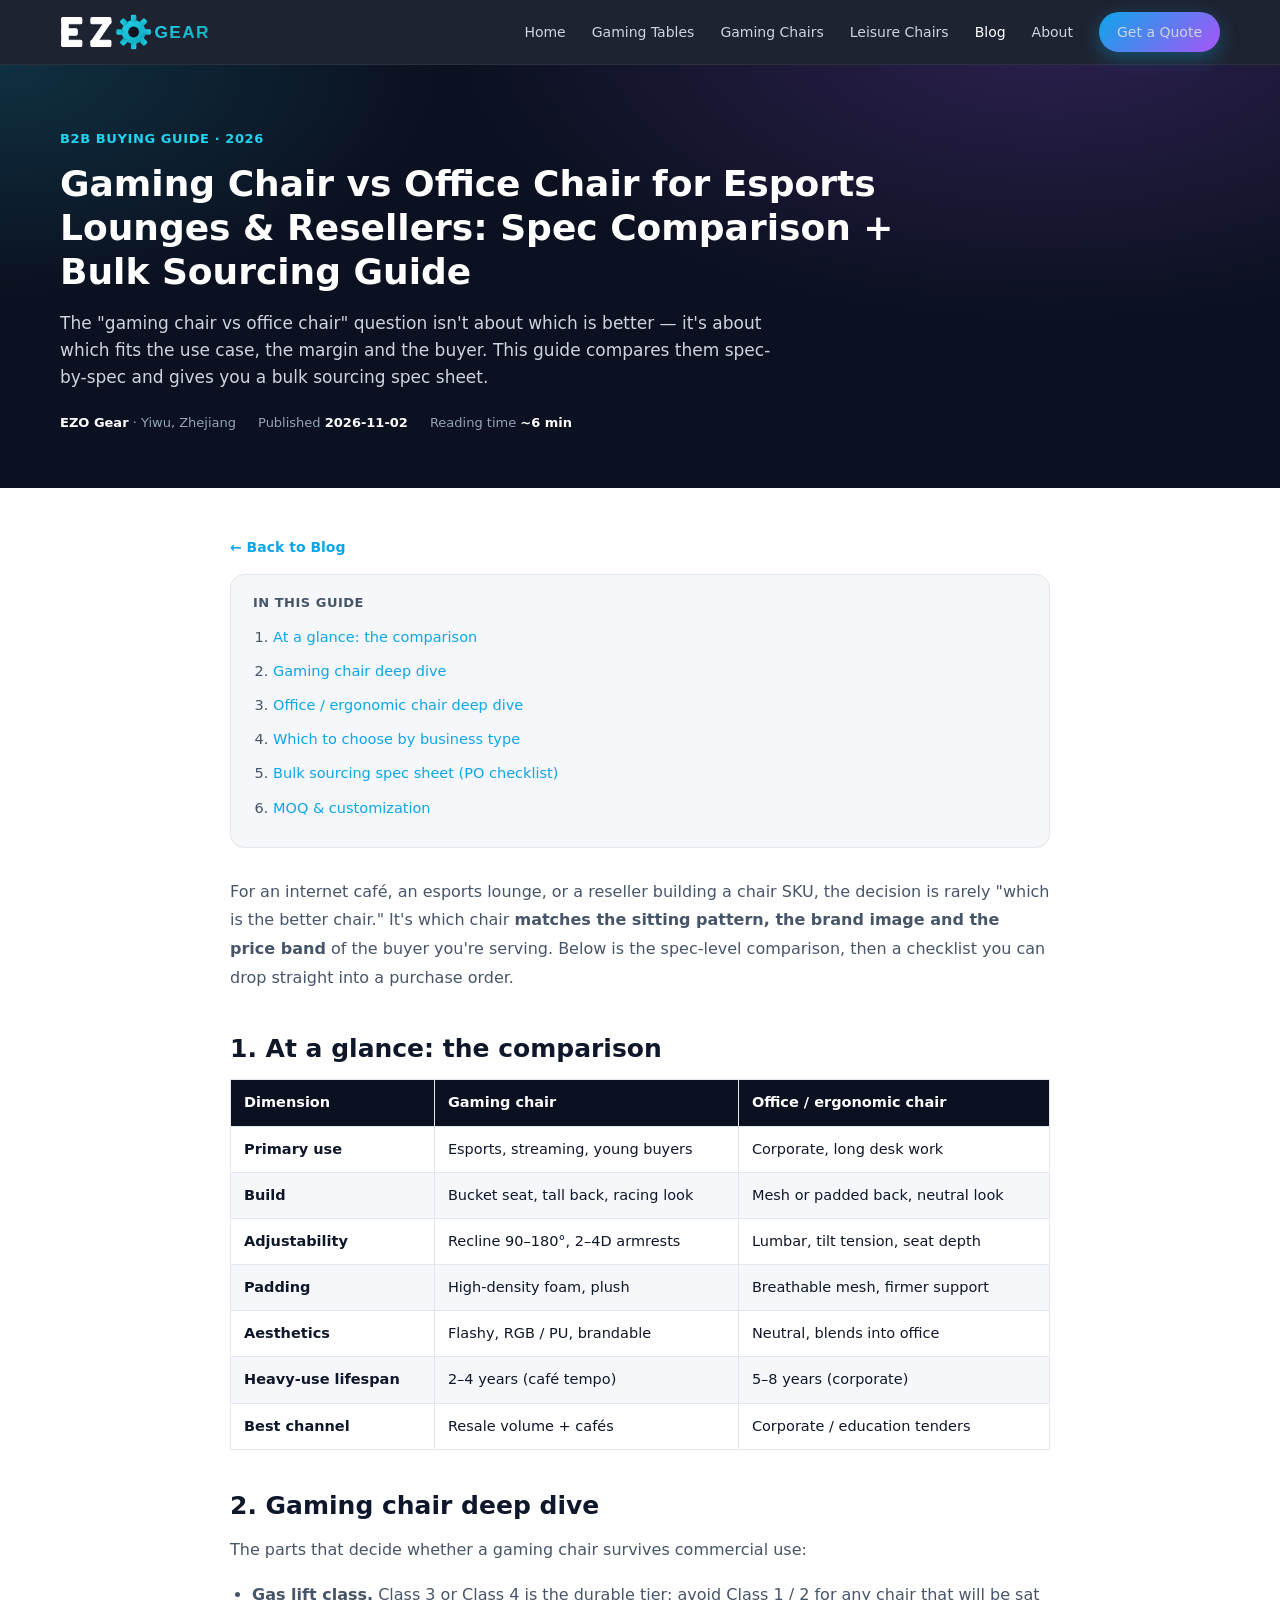
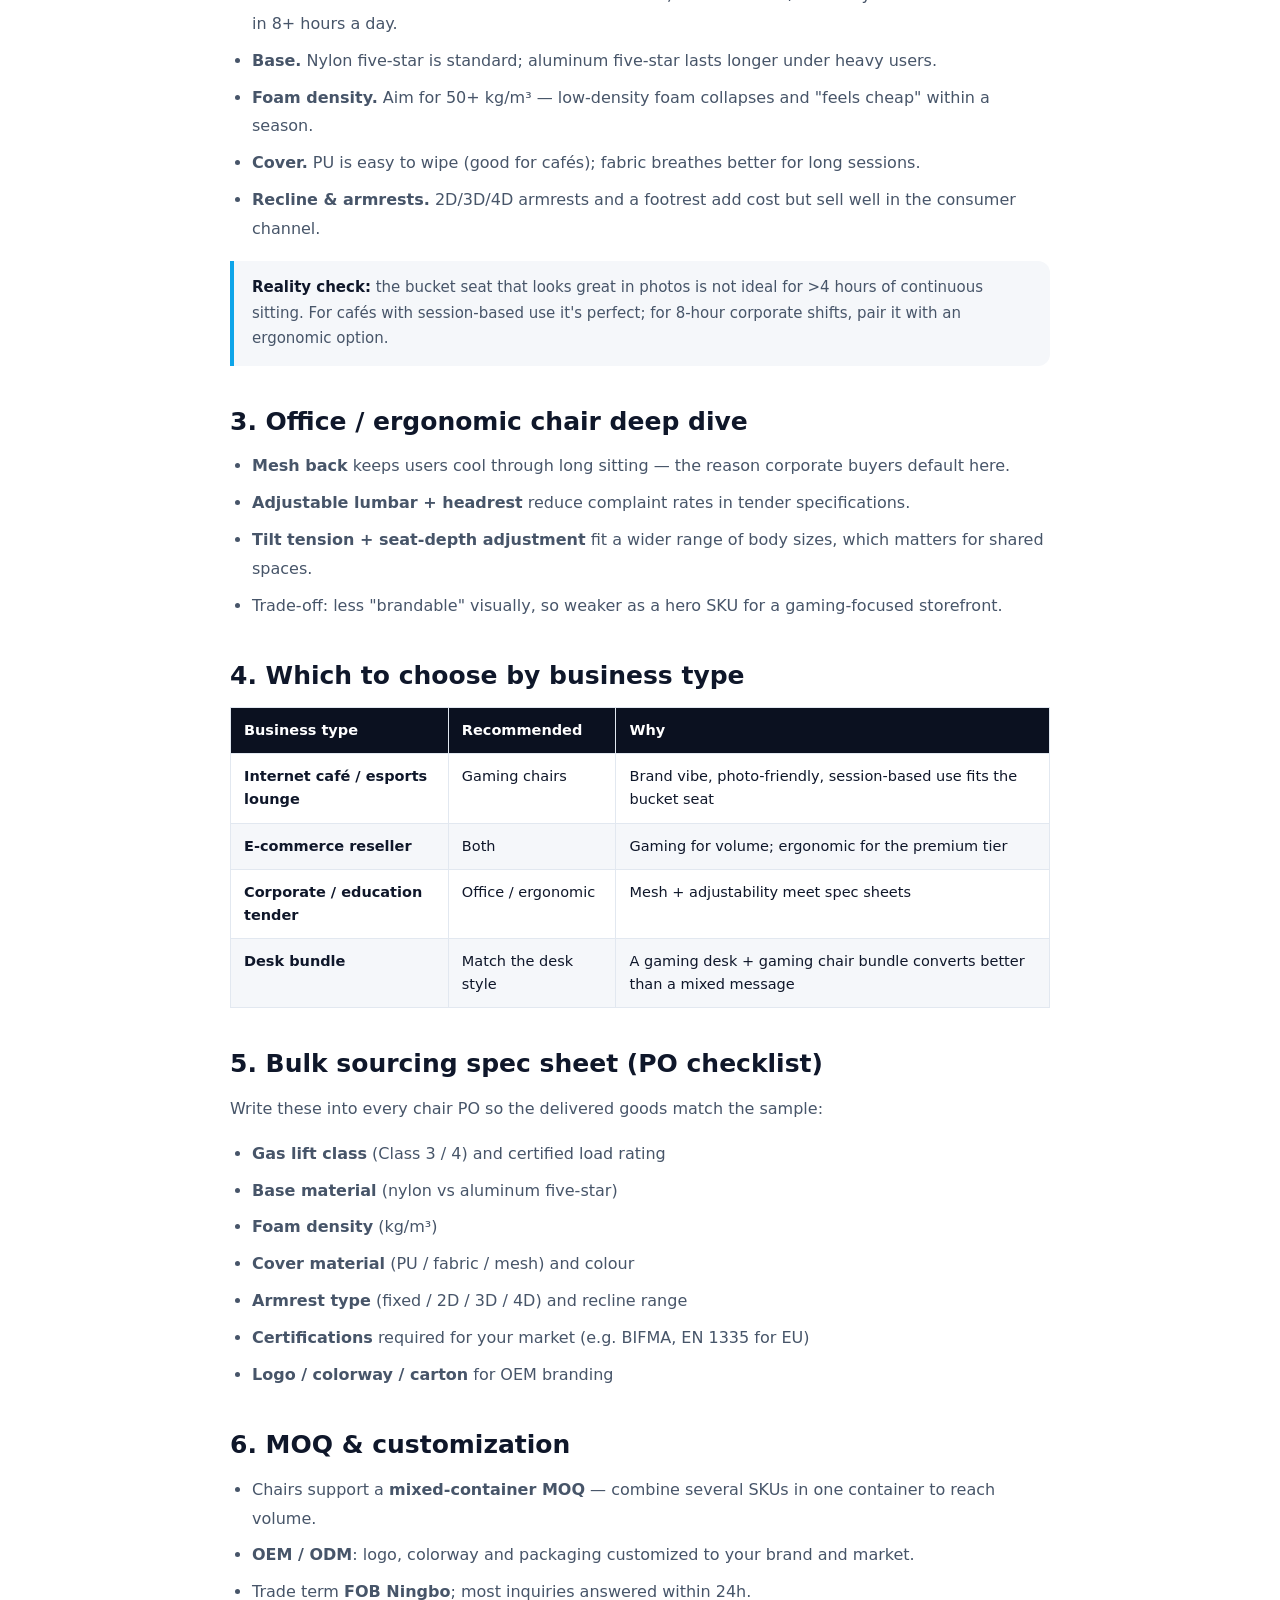
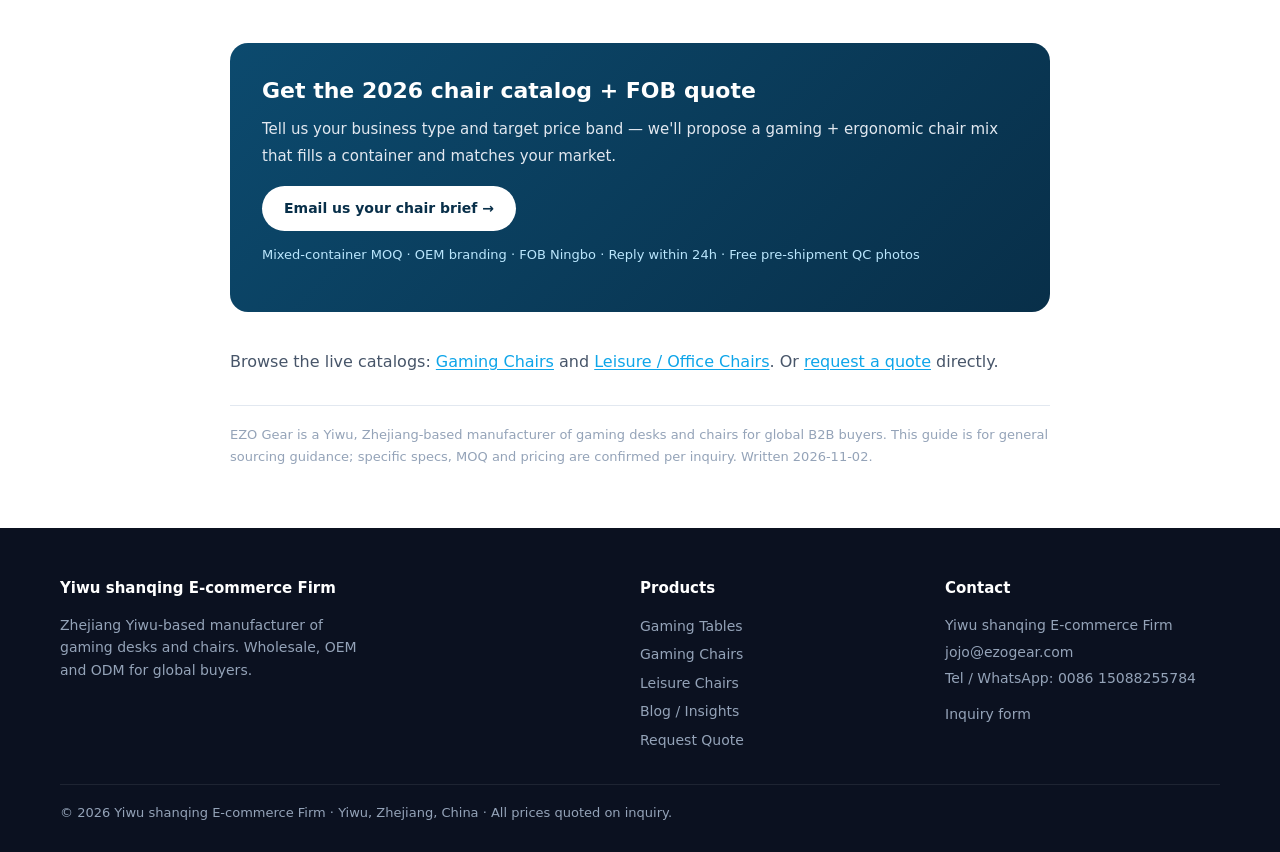
<file: gaming-chair-vs-office-chair.html>
<!DOCTYPE html>
<html lang="en">
<head>
<meta charset="UTF-8">
<meta name="viewport" content="width=device-width, initial-scale=1.0">
<title>Gaming Chair vs Office Chair: Spec Comparison + Bulk Sourcing Guide | EZO Gear</title>
<meta name="description" content="Gaming chair vs office chair: a spec-by-spec comparison for internet cafés, esports lounges and resellers, plus a bulk sourcing spec sheet, MOQ guide and what to write into your PO. By EZO Gear.">
<link rel="canonical" href="https://ezogear.com/gaming-chair-vs-office-chair.html">
<meta property="og:type" content="article">
<meta property="og:title" content="Gaming Chair vs Office Chair: Spec Comparison + Bulk Sourcing Guide">
<meta property="og:description" content="Gaming chair vs office chair for esports lounges and resellers — spec comparison, bulk sourcing spec sheet, MOQ guide and PO checklist.">
<meta property="og:url" content="https://ezogear.com/gaming-chair-vs-office-chair.html">
<meta property="og:site_name" content="EZO Gear">
<meta name="twitter:card" content="summary_large_image">
<meta name="twitter:title" content="Gaming Chair vs Office Chair: Spec Comparison + Bulk Sourcing Guide">
<meta name="twitter:description" content="Gaming chair vs office chair for esports lounges and resellers — spec comparison, bulk sourcing spec sheet, MOQ guide and PO checklist.">
<link rel="stylesheet" href="assets/css/style.css">
<script type="application/ld+json">
{
  "@context": "https://schema.org",
  "@type": "Article",
  "headline": "Gaming Chair vs Office Chair for Esports Lounges & Resellers: Spec Comparison + Bulk Sourcing Guide",
  "description": "Gaming chair vs office chair: a spec-by-spec comparison for internet cafés, esports lounges and resellers, plus a bulk sourcing spec sheet, MOQ guide and what to write into your PO.",
  "author": { "@type": "Organization", "name": "EZO Gear", "url": "https://ezogear.com/" },
  "publisher": { "@id": "https://ezogear.com/#organization" },
  "datePublished": "2026-11-02",
  "dateModified": "2026-11-02",
  "mainEntityOfPage": { "@type": "WebPage", "@id": "https://ezogear.com/gaming-chair-vs-office-chair.html" }
}
</script>
<script type="application/ld+json">
{
  "@context": "https://schema.org",
  "@type": "BreadcrumbList",
  "itemListElement": [
    { "@type": "ListItem", "position": 1, "name": "Home", "item": "https://ezogear.com/" },
    { "@type": "ListItem", "position": 2, "name": "Blog", "item": "https://ezogear.com/blog.html" },
    { "@type": "ListItem", "position": 3, "name": "Gaming Chair vs Office Chair", "item": "https://ezogear.com/gaming-chair-vs-office-chair.html" }
  ]
}
</script>
</head>
<body>

<header class="site-header">
  <div class="wrap nav">
    <div class="brand">
      <svg class="logo-mark" viewBox="0 0 200 44" xmlns="http://www.w3.org/2000/svg" role="img" aria-label="EZO Gear">
        <defs>
          <linearGradient id="ezg" x1="0" y1="0" x2="1" y2="1">
            <stop offset="0" stop-color="#22d3ee"/>
            <stop offset="1" stop-color="#0ea5b7"/>
          </linearGradient>
        </defs>
        <g fill="#ffffff" stroke="#ffffff" stroke-width="1.2">
          <rect x="2" y="6" width="7" height="32" rx="1.5"/>
          <rect x="2" y="6" width="22" height="7" rx="1.5"/>
          <rect x="2" y="18.5" width="17" height="7" rx="1.5"/>
          <rect x="2" y="31" width="22" height="7" rx="1.5"/>
        </g>
        <g fill="#ffffff" stroke="#ffffff" stroke-width="1.2">
          <rect x="34" y="6" width="22" height="7" rx="1.5"/>
          <polygon points="56,11 49,11 34,33 41,33"/>
          <rect x="34" y="31" width="22" height="7" rx="1.5"/>
        </g>
        <g fill="url(#ezg)">
          <circle cx="81" cy="22" r="13"/>
          <rect x="78" y="3" width="6" height="8" rx="1.5" transform="rotate(0 81 22)"/>
          <rect x="78" y="3" width="6" height="8" rx="1.5" transform="rotate(45 81 22)"/>
          <rect x="78" y="3" width="6" height="8" rx="1.5" transform="rotate(90 81 22)"/>
          <rect x="78" y="3" width="6" height="8" rx="1.5" transform="rotate(135 81 22)"/>
          <rect x="78" y="3" width="6" height="8" rx="1.5" transform="rotate(180 81 22)"/>
          <rect x="78" y="3" width="6" height="8" rx="1.5" transform="rotate(225 81 22)"/>
          <rect x="78" y="3" width="6" height="8" rx="1.5" transform="rotate(270 81 22)"/>
          <rect x="78" y="3" width="6" height="8" rx="1.5" transform="rotate(315 81 22)"/>
        </g>
        <circle cx="81" cy="22" r="6" fill="#0b1120"/>
        <text x="104" y="29" font-family="Arial, Helvetica, sans-serif" font-size="19" font-weight="800" letter-spacing="1.5" fill="url(#ezg)">GEAR</text>
      </svg>
    </div>
    <nav class="nav-links">
      <a href="index.html">Home</a>
      <a href="tables.html">Gaming Tables</a>
      <a href="chairs.html">Gaming Chairs</a>
      <a href="leisure.html">Leisure Chairs</a>
      <a href="blog.html" class="active">Blog</a>
      <a href="index.html#about">About</a>
      <a href="contact.html" class="btn btn-primary btn-sm">Get a Quote</a>
    </nav>
  </div>
</header>

<section class="article-hero">
  <div class="wrap">
    <div class="kicker">B2B Buying Guide · 2026</div>
    <h1>Gaming Chair vs Office Chair for Esports Lounges &amp; Resellers: Spec Comparison + Bulk Sourcing Guide</h1>
    <p class="sub">The "gaming chair vs office chair" question isn't about which is better — it's about which fits the use case, the margin and the buyer. This guide compares them spec-by-spec and gives you a bulk sourcing spec sheet.</p>
    <div class="article-meta">
      <div><strong>EZO Gear</strong> · Yiwu, Zhejiang</div>
      <div>Published <strong>2026-11-02</strong></div>
      <div>Reading time <strong>~6 min</strong></div>
    </div>
  </div>
</section>

<article class="article-wrap">
  <a class="back-link" href="blog.html">← Back to Blog</a>

  <div class="toc">
    <h4>In this guide</h4>
    <ol>
      <li><a href="#glance">At a glance: the comparison</a></li>
      <li><a href="#gaming">Gaming chair deep dive</a></li>
      <li><a href="#office">Office / ergonomic chair deep dive</a></li>
      <li><a href="#choose">Which to choose by business type</a></li>
      <li><a href="#spec">Bulk sourcing spec sheet (PO checklist)</a></li>
      <li><a href="#moq">MOQ &amp; customization</a></li>
    </ol>
  </div>

  <p>For an internet café, an esports lounge, or a reseller building a chair SKU, the decision is rarely "which is the better chair." It's which chair <strong>matches the sitting pattern, the brand image and the price band</strong> of the buyer you're serving. Below is the spec-level comparison, then a checklist you can drop straight into a purchase order.</p>

  <h2 id="glance">1. At a glance: the comparison</h2>
  <table class="report">
    <thead><tr><th>Dimension</th><th>Gaming chair</th><th>Office / ergonomic chair</th></tr></thead>
    <tbody>
      <tr><td><strong>Primary use</strong></td><td>Esports, streaming, young buyers</td><td>Corporate, long desk work</td></tr>
      <tr><td><strong>Build</strong></td><td>Bucket seat, tall back, racing look</td><td>Mesh or padded back, neutral look</td></tr>
      <tr><td><strong>Adjustability</strong></td><td>Recline 90–180°, 2–4D armrests</td><td>Lumbar, tilt tension, seat depth</td></tr>
      <tr><td><strong>Padding</strong></td><td>High-density foam, plush</td><td>Breathable mesh, firmer support</td></tr>
      <tr><td><strong>Aesthetics</strong></td><td>Flashy, RGB / PU, brandable</td><td>Neutral, blends into office</td></tr>
      <tr><td><strong>Heavy-use lifespan</strong></td><td>2–4 years (café tempo)</td><td>5–8 years (corporate)</td></tr>
      <tr><td><strong>Best channel</strong></td><td>Resale volume + cafés</td><td>Corporate / education tenders</td></tr>
    </tbody>
  </table>

  <h2 id="gaming">2. Gaming chair deep dive</h2>
  <p>The parts that decide whether a gaming chair survives commercial use:</p>
  <ul>
    <li><strong>Gas lift class.</strong> Class 3 or Class 4 is the durable tier; avoid Class 1 / 2 for any chair that will be sat in 8+ hours a day.</li>
    <li><strong>Base.</strong> Nylon five-star is standard; aluminum five-star lasts longer under heavy users.</li>
    <li><strong>Foam density.</strong> Aim for 50+ kg/m³ — low-density foam collapses and "feels cheap" within a season.</li>
    <li><strong>Cover.</strong> PU is easy to wipe (good for cafés); fabric breathes better for long sessions.</li>
    <li><strong>Recline &amp; armrests.</strong> 2D/3D/4D armrests and a footrest add cost but sell well in the consumer channel.</li>
  </ul>
  <blockquote class="insight"><strong>Reality check:</strong> the bucket seat that looks great in photos is not ideal for &gt;4 hours of continuous sitting. For cafés with session-based use it's perfect; for 8-hour corporate shifts, pair it with an ergonomic option.</blockquote>

  <h2 id="office">3. Office / ergonomic chair deep dive</h2>
  <ul>
    <li><strong>Mesh back</strong> keeps users cool through long sitting — the reason corporate buyers default here.</li>
    <li><strong>Adjustable lumbar + headrest</strong> reduce complaint rates in tender specifications.</li>
    <li><strong>Tilt tension + seat-depth adjustment</strong> fit a wider range of body sizes, which matters for shared spaces.</li>
    <li>Trade-off: less "brandable" visually, so weaker as a hero SKU for a gaming-focused storefront.</li>
  </ul>

  <h2 id="choose">4. Which to choose by business type</h2>
  <table class="report">
    <thead><tr><th>Business type</th><th>Recommended</th><th>Why</th></tr></thead>
    <tbody>
      <tr><td><strong>Internet café / esports lounge</strong></td><td>Gaming chairs</td><td>Brand vibe, photo-friendly, session-based use fits the bucket seat</td></tr>
      <tr><td><strong>E-commerce reseller</strong></td><td>Both</td><td>Gaming for volume; ergonomic for the premium tier</td></tr>
      <tr><td><strong>Corporate / education tender</strong></td><td>Office / ergonomic</td><td>Mesh + adjustability meet spec sheets</td></tr>
      <tr><td><strong>Desk bundle</strong></td><td>Match the desk style</td><td>A gaming desk + gaming chair bundle converts better than a mixed message</td></tr>
    </tbody>
  </table>

  <h2 id="spec">5. Bulk sourcing spec sheet (PO checklist)</h2>
  <p>Write these into every chair PO so the delivered goods match the sample:</p>
  <ul>
    <li><strong>Gas lift class</strong> (Class 3 / 4) and certified load rating</li>
    <li><strong>Base material</strong> (nylon vs aluminum five-star)</li>
    <li><strong>Foam density</strong> (kg/m³)</li>
    <li><strong>Cover material</strong> (PU / fabric / mesh) and colour</li>
    <li><strong>Armrest type</strong> (fixed / 2D / 3D / 4D) and recline range</li>
    <li><strong>Certifications</strong> required for your market (e.g. BIFMA, EN 1335 for EU)</li>
    <li><strong>Logo / colorway / carton</strong> for OEM branding</li>
  </ul>

  <h2 id="moq">6. MOQ &amp; customization</h2>
  <ul>
    <li>Chairs support a <strong>mixed-container MOQ</strong> — combine several SKUs in one container to reach volume.</li>
    <li><strong>OEM / ODM</strong>: logo, colorway and packaging customized to your brand and market.</li>
    <li>Trade term <strong>FOB Ningbo</strong>; most inquiries answered within 24h.</li>
  </ul>

  <div class="cta-box">
    <h3>Get the 2026 chair catalog + FOB quote</h3>
    <p>Tell us your business type and target price band — we'll propose a gaming + ergonomic chair mix that fills a container and matches your market.</p>
    <a class="btn" href="mailto:jojo@ezogear.com?subject=Chair%20Bulk%20Quote%20%E2%80%94%20Gaming%20%2B%20Office&body=Hi%20EZO%20Gear%2C%0A%0APlease%20quote%20chairs%20for%20the%20following%20use%20case%3A%0A%0ABusiness%20type%20(caf%C3%A9%2Freseller%2Fcorporate)%3A%0ATarget%20price%20band%3A%0AQuantity%20%2F%20container%3A%0AGas%20lift%20class%20required%3A%0A">Email us your chair brief →</a>
    <p class="mini">Mixed-container MOQ · OEM branding · FOB Ningbo · Reply within 24h · Free pre-shipment QC photos</p>
  </div>

  <p>Browse the live catalogs: <a class="inline" href="chairs.html">Gaming Chairs</a> and <a class="inline" href="leisure.html">Leisure / Office Chairs</a>. Or <a class="inline" href="contact.html">request a quote</a> directly.</p>

  <div class="share-note">EZO Gear is a Yiwu, Zhejiang-based manufacturer of gaming desks and chairs for global B2B buyers. This guide is for general sourcing guidance; specific specs, MOQ and pricing are confirmed per inquiry. Written 2026-11-02.</div>
</article>

<footer class="site-footer">
  <div class="wrap">
    <div class="foot-grid">
      <div>
        <h5>Yiwu shanqing E‑commerce Firm</h5>
        <p style="font-size:14px;max-width:320px">Zhejiang Yiwu-based manufacturer of gaming desks and chairs. Wholesale, OEM and ODM for global buyers.</p>
      </div>
      <div>
        <h5>Products</h5>
        <a href="tables.html">Gaming Tables</a>
        <a href="chairs.html">Gaming Chairs</a>
        <a href="leisure.html">Leisure Chairs</a>
        <a href="blog.html">Blog / Insights</a>
        <a href="contact.html">Request Quote</a>
      </div>
      <div>
        <h5>Contact</h5>
        <p class="co-info">Yiwu shanqing E‑commerce Firm<br>
        <a href="mailto:jojo@ezogear.com">jojo@ezogear.com</a><br>
        Tel / WhatsApp: 0086 15088255784</p>
        <a href="contact.html">Inquiry form</a>
      </div>
    </div>
    <div class="foot-bottom">© 2026 Yiwu shanqing E‑commerce Firm · Yiwu, Zhejiang, China · All prices quoted on inquiry.</div>
  </div>
</footer>

<script src="assets/js/main.js"></script>
</body>
</html>
</file>
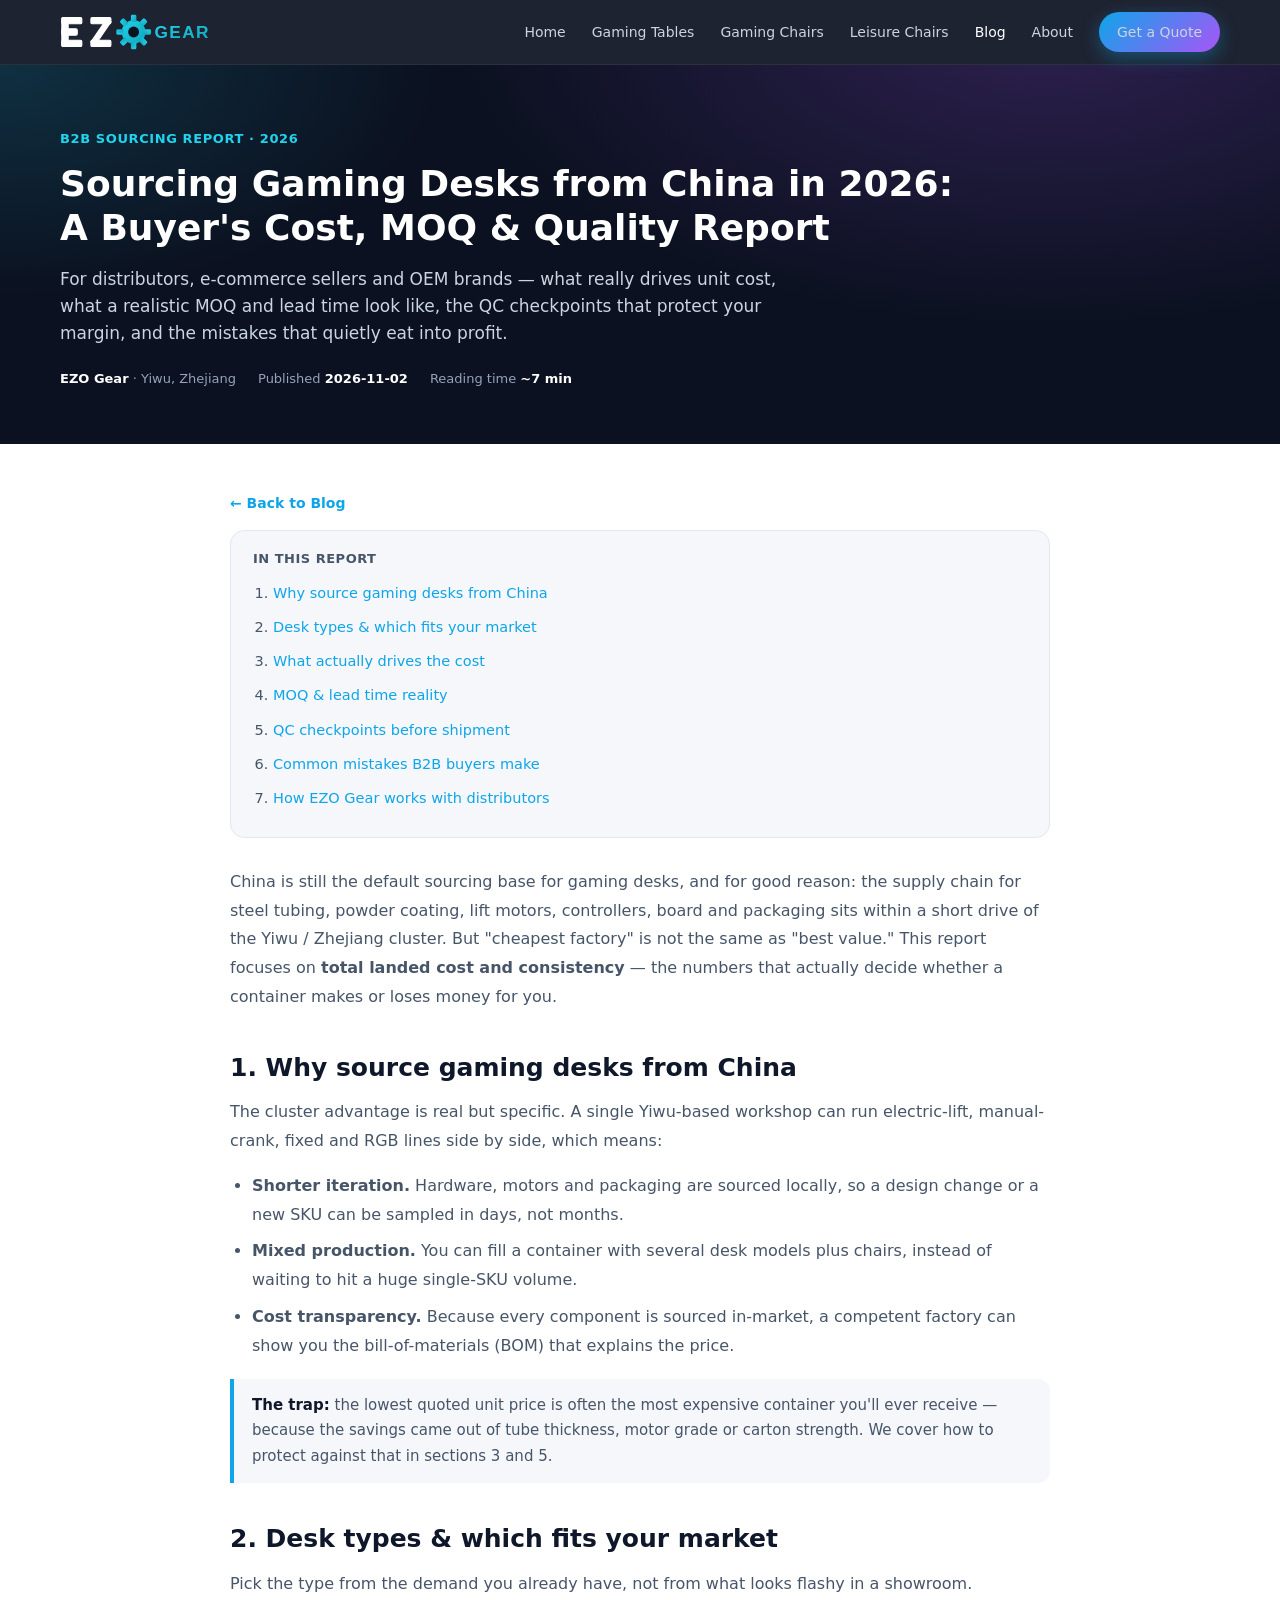
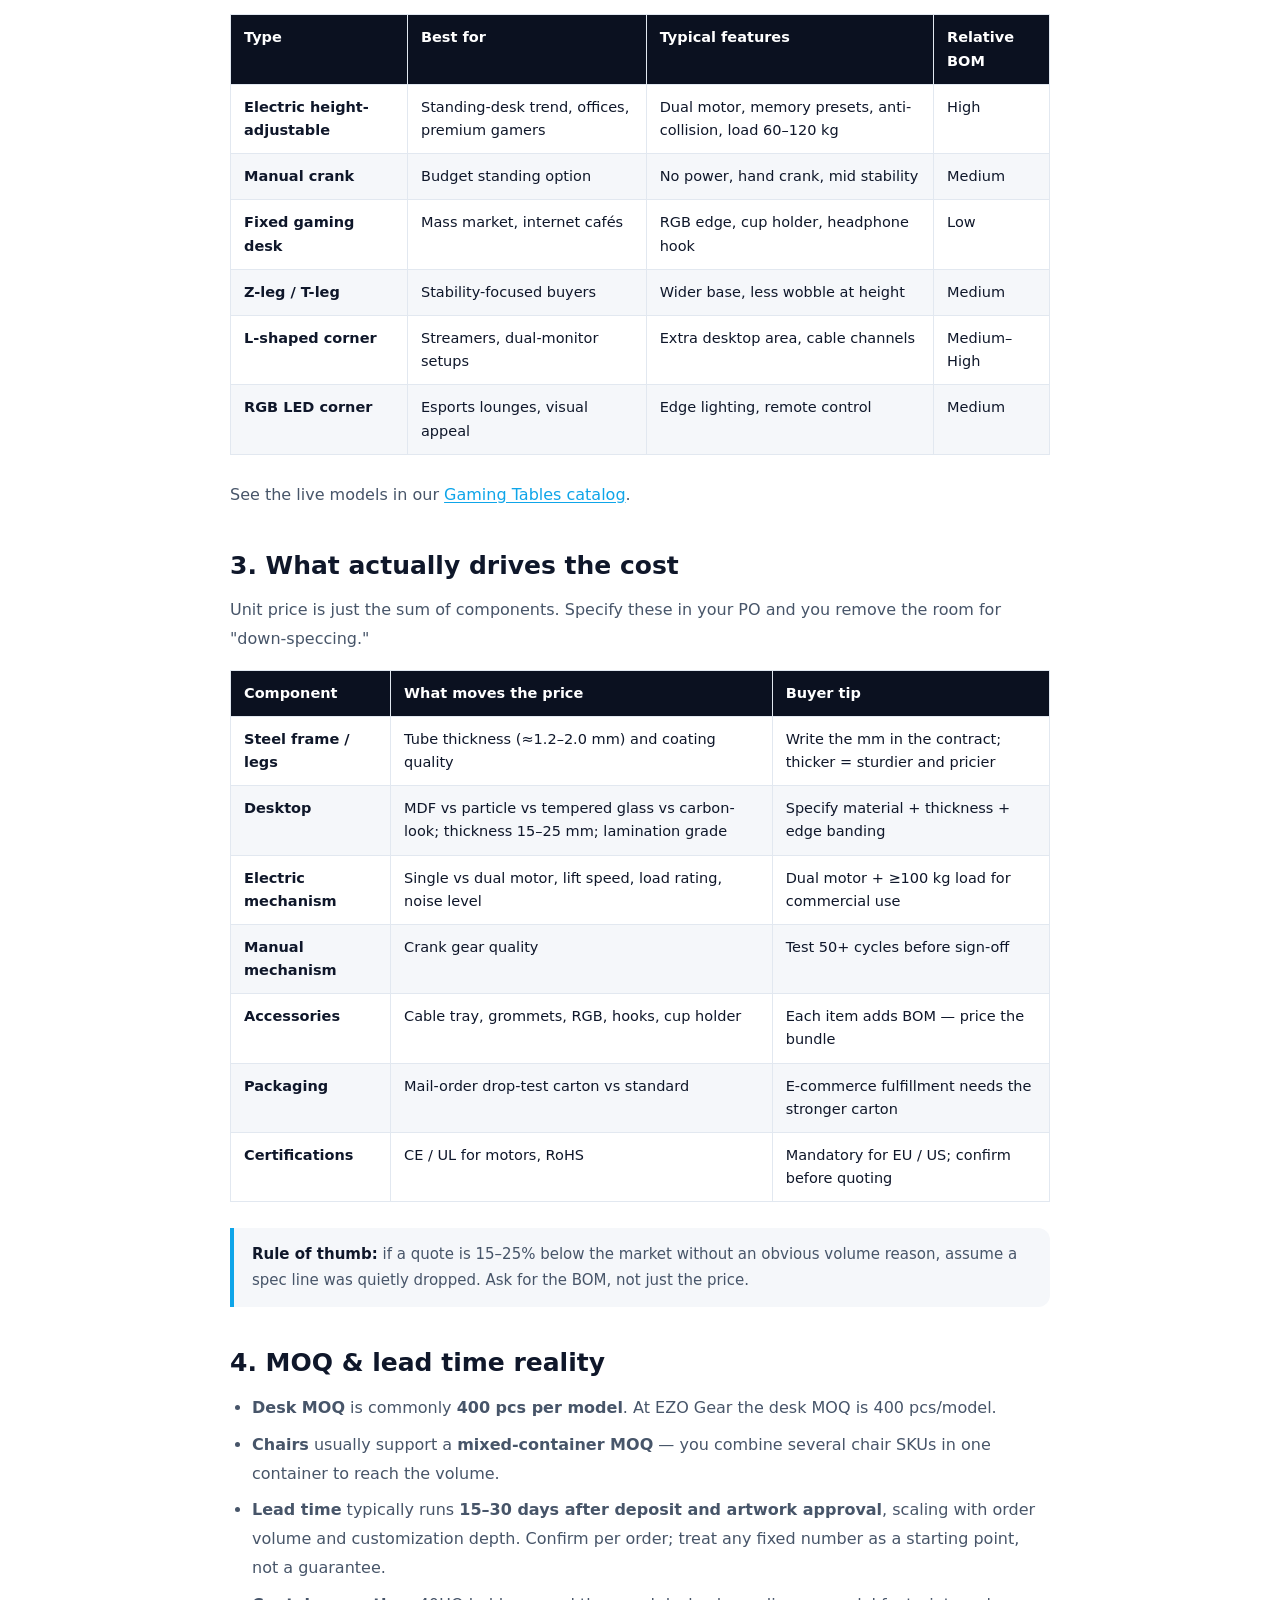
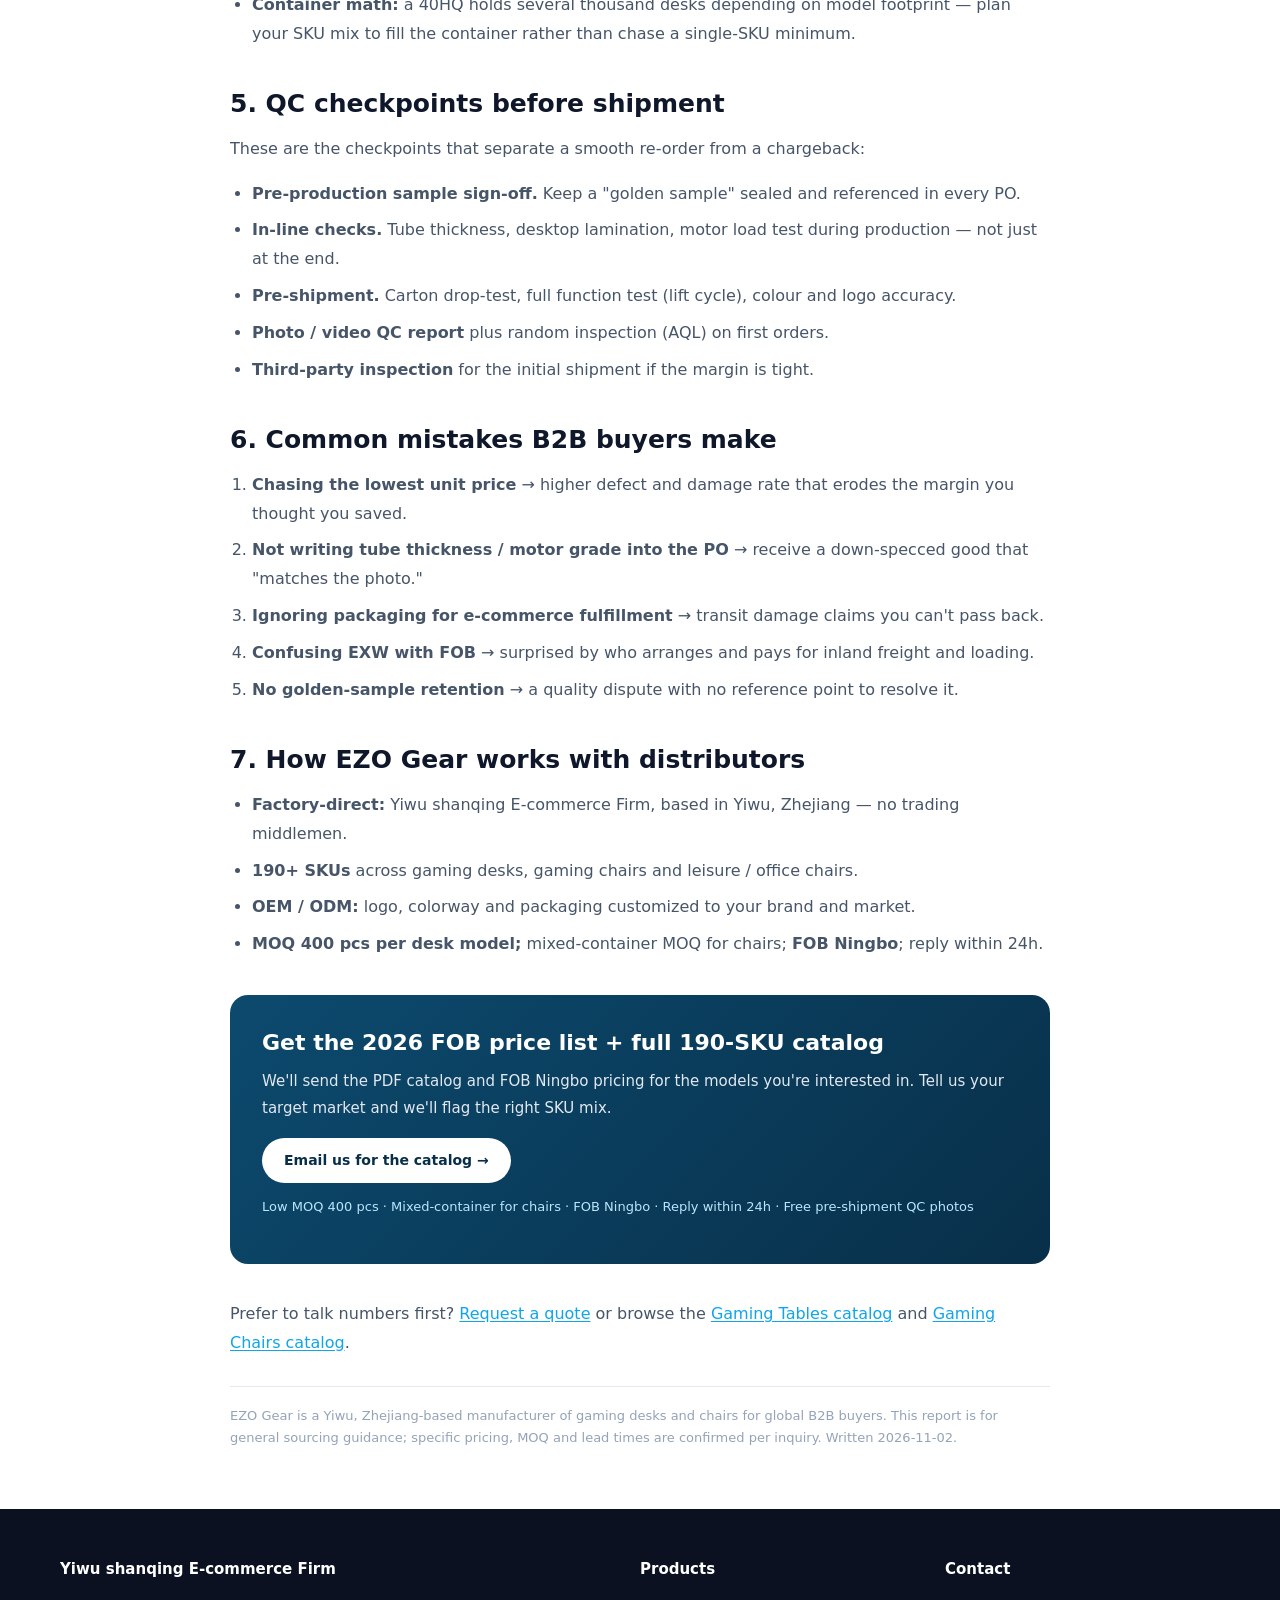
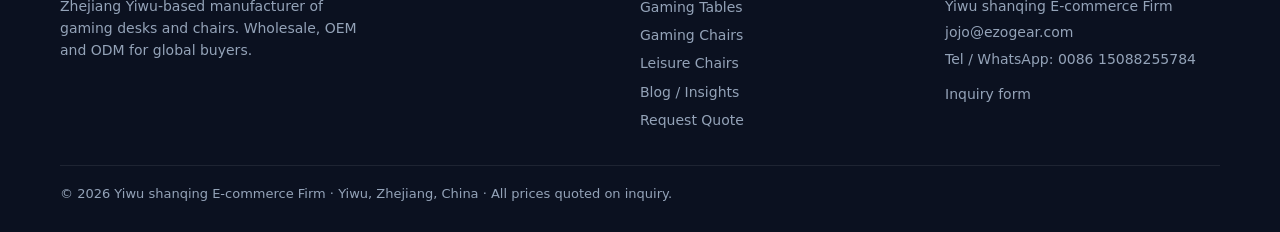
<file: gaming-desk-sourcing-report.html>
<!DOCTYPE html>
<html lang="en">
<head>
<meta charset="UTF-8">
<meta name="viewport" content="width=device-width, initial-scale=1.0">
<title>Sourcing Gaming Desks from China in 2026: B2B Cost, MOQ & Quality Report | EZO Gear</title>
<meta name="description" content="A practical 2026 buyer's report on sourcing gaming desks from China: desk types, cost drivers, MOQ and lead times, QC checkpoints, and the mistakes B2B buyers should avoid. By EZO Gear.">
<link rel="canonical" href="https://ezogear.com/gaming-desk-sourcing-report.html">
<meta property="og:type" content="article">
<meta property="og:title" content="Sourcing Gaming Desks from China in 2026: B2B Cost, MOQ & Quality Report">
<meta property="og:description" content="Desk types, cost drivers, MOQ, lead times, QC checkpoints and buyer pitfalls — a practical B2B sourcing report for gaming desks.">
<meta property="og:url" content="https://ezogear.com/gaming-desk-sourcing-report.html">
<meta property="og:site_name" content="EZO Gear">
<meta name="twitter:card" content="summary_large_image">
<meta name="twitter:title" content="Sourcing Gaming Desks from China in 2026: B2B Cost, MOQ & Quality Report">
<meta name="twitter:description" content="Desk types, cost drivers, MOQ, lead times, QC checkpoints and buyer pitfalls — a practical B2B sourcing report.">
<link rel="stylesheet" href="assets/css/style.css">
<script type="application/ld+json">
{
  "@context": "https://schema.org",
  "@type": "Article",
  "headline": "Sourcing Gaming Desks from China in 2026: A B2B Buyer's Cost, MOQ & Quality Report",
  "description": "A practical 2026 buyer's report on sourcing gaming desks from China: desk types, cost drivers, MOQ and lead times, QC checkpoints, and the mistakes B2B buyers should avoid.",
  "author": { "@type": "Organization", "name": "EZO Gear", "url": "https://ezogear.com/" },
  "publisher": { "@id": "https://ezogear.com/#organization" },
  "datePublished": "2026-11-02",
  "dateModified": "2026-11-02",
  "mainEntityOfPage": { "@type": "WebPage", "@id": "https://ezogear.com/gaming-desk-sourcing-report.html" }
}
</script>
<script type="application/ld+json">
{
  "@context": "https://schema.org",
  "@type": "BreadcrumbList",
  "itemListElement": [
    { "@type": "ListItem", "position": 1, "name": "Home", "item": "https://ezogear.com/" },
    { "@type": "ListItem", "position": 2, "name": "Blog", "item": "https://ezogear.com/blog.html" },
    { "@type": "ListItem", "position": 3, "name": "Gaming Desk Sourcing Report", "item": "https://ezogear.com/gaming-desk-sourcing-report.html" }
  ]
}
</script>
</head>
<body>

<header class="site-header">
  <div class="wrap nav">
    <div class="brand">
      <svg class="logo-mark" viewBox="0 0 200 44" xmlns="http://www.w3.org/2000/svg" role="img" aria-label="EZO Gear">
        <defs>
          <linearGradient id="ezg" x1="0" y1="0" x2="1" y2="1">
            <stop offset="0" stop-color="#22d3ee"/>
            <stop offset="1" stop-color="#0ea5b7"/>
          </linearGradient>
        </defs>
        <g fill="#ffffff" stroke="#ffffff" stroke-width="1.2">
          <rect x="2" y="6" width="7" height="32" rx="1.5"/>
          <rect x="2" y="6" width="22" height="7" rx="1.5"/>
          <rect x="2" y="18.5" width="17" height="7" rx="1.5"/>
          <rect x="2" y="31" width="22" height="7" rx="1.5"/>
        </g>
        <g fill="#ffffff" stroke="#ffffff" stroke-width="1.2">
          <rect x="34" y="6" width="22" height="7" rx="1.5"/>
          <polygon points="56,11 49,11 34,33 41,33"/>
          <rect x="34" y="31" width="22" height="7" rx="1.5"/>
        </g>
        <g fill="url(#ezg)">
          <circle cx="81" cy="22" r="13"/>
          <rect x="78" y="3" width="6" height="8" rx="1.5" transform="rotate(0 81 22)"/>
          <rect x="78" y="3" width="6" height="8" rx="1.5" transform="rotate(45 81 22)"/>
          <rect x="78" y="3" width="6" height="8" rx="1.5" transform="rotate(90 81 22)"/>
          <rect x="78" y="3" width="6" height="8" rx="1.5" transform="rotate(135 81 22)"/>
          <rect x="78" y="3" width="6" height="8" rx="1.5" transform="rotate(180 81 22)"/>
          <rect x="78" y="3" width="6" height="8" rx="1.5" transform="rotate(225 81 22)"/>
          <rect x="78" y="3" width="6" height="8" rx="1.5" transform="rotate(270 81 22)"/>
          <rect x="78" y="3" width="6" height="8" rx="1.5" transform="rotate(315 81 22)"/>
        </g>
        <circle cx="81" cy="22" r="6" fill="#0b1120"/>
        <text x="104" y="29" font-family="Arial, Helvetica, sans-serif" font-size="19" font-weight="800" letter-spacing="1.5" fill="url(#ezg)">GEAR</text>
      </svg>
    </div>
    <nav class="nav-links">
      <a href="index.html">Home</a>
      <a href="tables.html">Gaming Tables</a>
      <a href="chairs.html">Gaming Chairs</a>
      <a href="leisure.html">Leisure Chairs</a>
      <a href="blog.html" class="active">Blog</a>
      <a href="index.html#about">About</a>
      <a href="contact.html" class="btn btn-primary btn-sm">Get a Quote</a>
    </nav>
  </div>
</header>

<section class="article-hero">
  <div class="wrap">
    <div class="kicker">B2B Sourcing Report · 2026</div>
    <h1>Sourcing Gaming Desks from China in 2026: A Buyer's Cost, MOQ &amp; Quality Report</h1>
    <p class="sub">For distributors, e-commerce sellers and OEM brands — what really drives unit cost, what a realistic MOQ and lead time look like, the QC checkpoints that protect your margin, and the mistakes that quietly eat into profit.</p>
    <div class="article-meta">
      <div><strong>EZO Gear</strong> · Yiwu, Zhejiang</div>
      <div>Published <strong>2026-11-02</strong></div>
      <div>Reading time <strong>~7 min</strong></div>
    </div>
  </div>
</section>

<article class="article-wrap">
  <a class="back-link" href="blog.html">← Back to Blog</a>

  <div class="toc">
    <h4>In this report</h4>
    <ol>
      <li><a href="#why">Why source gaming desks from China</a></li>
      <li><a href="#types">Desk types &amp; which fits your market</a></li>
      <li><a href="#cost">What actually drives the cost</a></li>
      <li><a href="#moq">MOQ &amp; lead time reality</a></li>
      <li><a href="#qc">QC checkpoints before shipment</a></li>
      <li><a href="#mistakes">Common mistakes B2B buyers make</a></li>
      <li><a href="#how">How EZO Gear works with distributors</a></li>
    </ol>
  </div>

  <p>China is still the default sourcing base for gaming desks, and for good reason: the supply chain for steel tubing, powder coating, lift motors, controllers, board and packaging sits within a short drive of the Yiwu / Zhejiang cluster. But "cheapest factory" is not the same as "best value." This report focuses on <strong>total landed cost and consistency</strong> — the numbers that actually decide whether a container makes or loses money for you.</p>

  <h2 id="why">1. Why source gaming desks from China</h2>
  <p>The cluster advantage is real but specific. A single Yiwu-based workshop can run electric-lift, manual-crank, fixed and RGB lines side by side, which means:</p>
  <ul>
    <li><strong>Shorter iteration.</strong> Hardware, motors and packaging are sourced locally, so a design change or a new SKU can be sampled in days, not months.</li>
    <li><strong>Mixed production.</strong> You can fill a container with several desk models plus chairs, instead of waiting to hit a huge single-SKU volume.</li>
    <li><strong>Cost transparency.</strong> Because every component is sourced in-market, a competent factory can show you the bill-of-materials (BOM) that explains the price.</li>
  </ul>
  <blockquote class="insight"><strong>The trap:</strong> the lowest quoted unit price is often the most expensive container you'll ever receive — because the savings came out of tube thickness, motor grade or carton strength. We cover how to protect against that in sections 3 and 5.</blockquote>

  <h2 id="types">2. Desk types &amp; which fits your market</h2>
  <p>Pick the type from the demand you already have, not from what looks flashy in a showroom.</p>
  <table class="report">
    <thead><tr><th>Type</th><th>Best for</th><th>Typical features</th><th>Relative BOM</th></tr></thead>
    <tbody>
      <tr><td><strong>Electric height-adjustable</strong></td><td>Standing-desk trend, offices, premium gamers</td><td>Dual motor, memory presets, anti-collision, load 60–120 kg</td><td>High</td></tr>
      <tr><td><strong>Manual crank</strong></td><td>Budget standing option</td><td>No power, hand crank, mid stability</td><td>Medium</td></tr>
      <tr><td><strong>Fixed gaming desk</strong></td><td>Mass market, internet cafés</td><td>RGB edge, cup holder, headphone hook</td><td>Low</td></tr>
      <tr><td><strong>Z-leg / T-leg</strong></td><td>Stability-focused buyers</td><td>Wider base, less wobble at height</td><td>Medium</td></tr>
      <tr><td><strong>L-shaped corner</strong></td><td>Streamers, dual-monitor setups</td><td>Extra desktop area, cable channels</td><td>Medium–High</td></tr>
      <tr><td><strong>RGB LED corner</strong></td><td>Esports lounges, visual appeal</td><td>Edge lighting, remote control</td><td>Medium</td></tr>
    </tbody>
  </table>
  <p>See the live models in our <a class="inline" href="tables.html">Gaming Tables catalog</a>.</p>

  <h2 id="cost">3. What actually drives the cost</h2>
  <p>Unit price is just the sum of components. Specify these in your PO and you remove the room for "down-speccing."</p>
  <table class="report">
    <thead><tr><th>Component</th><th>What moves the price</th><th>Buyer tip</th></tr></thead>
    <tbody>
      <tr><td><strong>Steel frame / legs</strong></td><td>Tube thickness (≈1.2–2.0 mm) and coating quality</td><td>Write the mm in the contract; thicker = sturdier and pricier</td></tr>
      <tr><td><strong>Desktop</strong></td><td>MDF vs particle vs tempered glass vs carbon-look; thickness 15–25 mm; lamination grade</td><td>Specify material + thickness + edge banding</td></tr>
      <tr><td><strong>Electric mechanism</strong></td><td>Single vs dual motor, lift speed, load rating, noise level</td><td>Dual motor + ≥100 kg load for commercial use</td></tr>
      <tr><td><strong>Manual mechanism</strong></td><td>Crank gear quality</td><td>Test 50+ cycles before sign-off</td></tr>
      <tr><td><strong>Accessories</strong></td><td>Cable tray, grommets, RGB, hooks, cup holder</td><td>Each item adds BOM — price the bundle</td></tr>
      <tr><td><strong>Packaging</strong></td><td>Mail-order drop-test carton vs standard</td><td>E-commerce fulfillment needs the stronger carton</td></tr>
      <tr><td><strong>Certifications</strong></td><td>CE / UL for motors, RoHS</td><td>Mandatory for EU / US; confirm before quoting</td></tr>
    </tbody>
  </table>
  <blockquote class="insight"><strong>Rule of thumb:</strong> if a quote is 15–25% below the market without an obvious volume reason, assume a spec line was quietly dropped. Ask for the BOM, not just the price.</blockquote>

  <h2 id="moq">4. MOQ &amp; lead time reality</h2>
  <ul>
    <li><strong>Desk MOQ</strong> is commonly <strong>400 pcs per model</strong>. At EZO Gear the desk MOQ is 400 pcs/model.</li>
    <li><strong>Chairs</strong> usually support a <strong>mixed-container MOQ</strong> — you combine several chair SKUs in one container to reach the volume.</li>
    <li><strong>Lead time</strong> typically runs <strong>15–30 days after deposit and artwork approval</strong>, scaling with order volume and customization depth. Confirm per order; treat any fixed number as a starting point, not a guarantee.</li>
    <li><strong>Container math:</strong> a 40HQ holds several thousand desks depending on model footprint — plan your SKU mix to fill the container rather than chase a single-SKU minimum.</li>
  </ul>

  <h2 id="qc">5. QC checkpoints before shipment</h2>
  <p>These are the checkpoints that separate a smooth re-order from a chargeback:</p>
  <ul>
    <li><strong>Pre-production sample sign-off.</strong> Keep a "golden sample" sealed and referenced in every PO.</li>
    <li><strong>In-line checks.</strong> Tube thickness, desktop lamination, motor load test during production — not just at the end.</li>
    <li><strong>Pre-shipment.</strong> Carton drop-test, full function test (lift cycle), colour and logo accuracy.</li>
    <li><strong>Photo / video QC report</strong> plus random inspection (AQL) on first orders.</li>
    <li><strong>Third-party inspection</strong> for the initial shipment if the margin is tight.</li>
  </ul>

  <h2 id="mistakes">6. Common mistakes B2B buyers make</h2>
  <ol>
    <li><strong>Chasing the lowest unit price</strong> → higher defect and damage rate that erodes the margin you thought you saved.</li>
    <li><strong>Not writing tube thickness / motor grade into the PO</strong> → receive a down-specced good that "matches the photo."</li>
    <li><strong>Ignoring packaging for e-commerce fulfillment</strong> → transit damage claims you can't pass back.</li>
    <li><strong>Confusing EXW with FOB</strong> → surprised by who arranges and pays for inland freight and loading.</li>
    <li><strong>No golden-sample retention</strong> → a quality dispute with no reference point to resolve it.</li>
  </ol>

  <h2 id="how">7. How EZO Gear works with distributors</h2>
  <ul>
    <li><strong>Factory-direct:</strong> Yiwu shanqing E‑commerce Firm, based in Yiwu, Zhejiang — no trading middlemen.</li>
    <li><strong>190+ SKUs</strong> across gaming desks, gaming chairs and leisure / office chairs.</li>
    <li><strong>OEM / ODM:</strong> logo, colorway and packaging customized to your brand and market.</li>
    <li><strong>MOQ 400 pcs per desk model;</strong> mixed-container MOQ for chairs; <strong>FOB Ningbo</strong>; reply within 24h.</li>
  </ul>

  <div class="cta-box">
    <h3>Get the 2026 FOB price list + full 190-SKU catalog</h3>
    <p>We'll send the PDF catalog and FOB Ningbo pricing for the models you're interested in. Tell us your target market and we'll flag the right SKU mix.</p>
    <a class="btn" href="mailto:jojo@ezogear.com?subject=Request%202026%20Catalog%20%26%20FOB%20Price%20List&body=Hi%20EZO%20Gear%2C%0A%0APlease%20send%20the%202026%20full%20catalog%20(190%2B%20SKUs)%20and%20FOB%20Ningbo%20price%20list.%0A%0ACompany%3A%0ACountry%2FRegion%3A%0AInterested%20models%20or%20category%3A%0ATarget%20MOQ%2Fcontainer%3A%0A">Email us for the catalog →</a>
    <p class="mini">Low MOQ 400 pcs · Mixed-container for chairs · FOB Ningbo · Reply within 24h · Free pre-shipment QC photos</p>
  </div>

  <p>Prefer to talk numbers first? <a class="inline" href="contact.html">Request a quote</a> or browse the <a class="inline" href="tables.html">Gaming Tables catalog</a> and <a class="inline" href="chairs.html">Gaming Chairs catalog</a>.</p>

  <div class="share-note">EZO Gear is a Yiwu, Zhejiang-based manufacturer of gaming desks and chairs for global B2B buyers. This report is for general sourcing guidance; specific pricing, MOQ and lead times are confirmed per inquiry. Written 2026-11-02.</div>
</article>

<footer class="site-footer">
  <div class="wrap">
    <div class="foot-grid">
      <div>
        <h5>Yiwu shanqing E‑commerce Firm</h5>
        <p style="font-size:14px;max-width:320px">Zhejiang Yiwu-based manufacturer of gaming desks and chairs. Wholesale, OEM and ODM for global buyers.</p>
      </div>
      <div>
        <h5>Products</h5>
        <a href="tables.html">Gaming Tables</a>
        <a href="chairs.html">Gaming Chairs</a>
        <a href="leisure.html">Leisure Chairs</a>
        <a href="blog.html">Blog / Insights</a>
        <a href="contact.html">Request Quote</a>
      </div>
      <div>
        <h5>Contact</h5>
        <p class="co-info">Yiwu shanqing E‑commerce Firm<br>
        <a href="mailto:jojo@ezogear.com">jojo@ezogear.com</a><br>
        Tel / WhatsApp: 0086 15088255784</p>
        <a href="contact.html">Inquiry form</a>
      </div>
    </div>
    <div class="foot-bottom">© 2026 Yiwu shanqing E‑commerce Firm · Yiwu, Zhejiang, China · All prices quoted on inquiry.</div>
  </div>
</footer>

<script src="assets/js/main.js"></script>
</body>
</html>
</file>
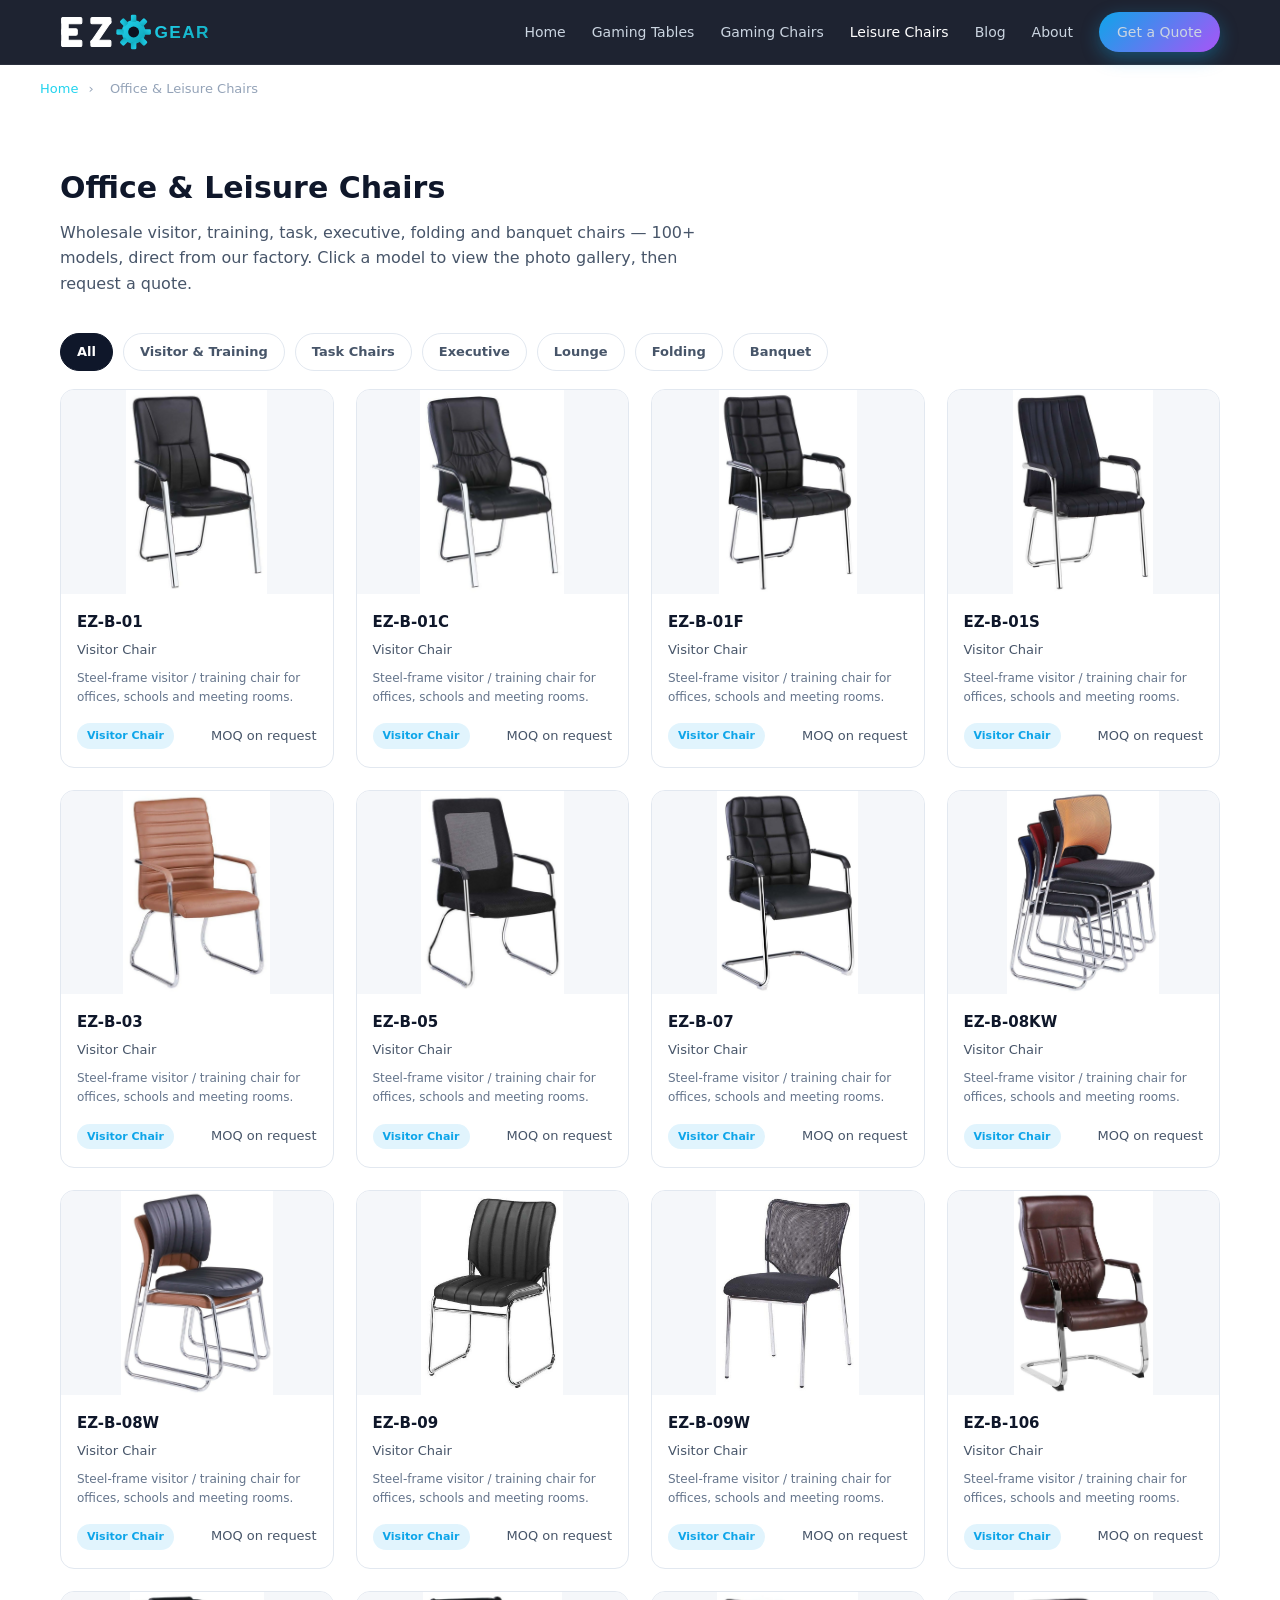
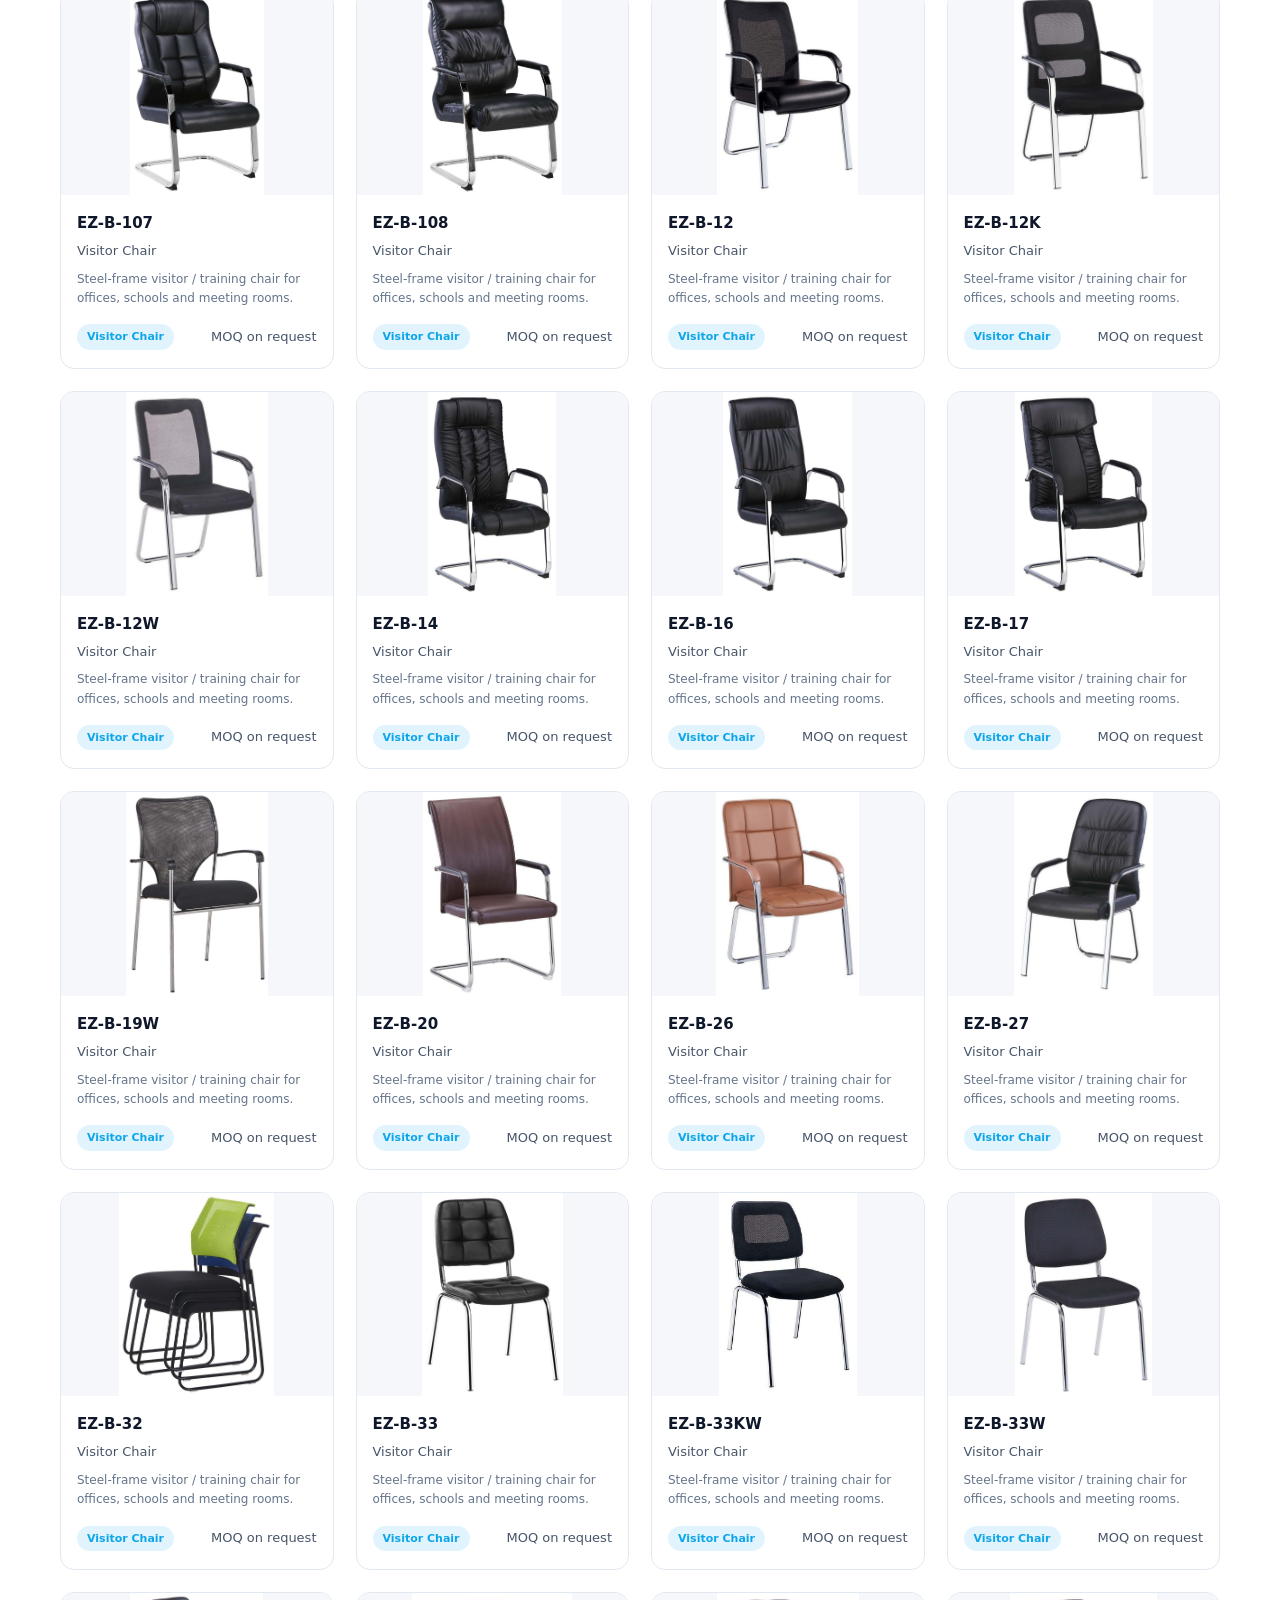
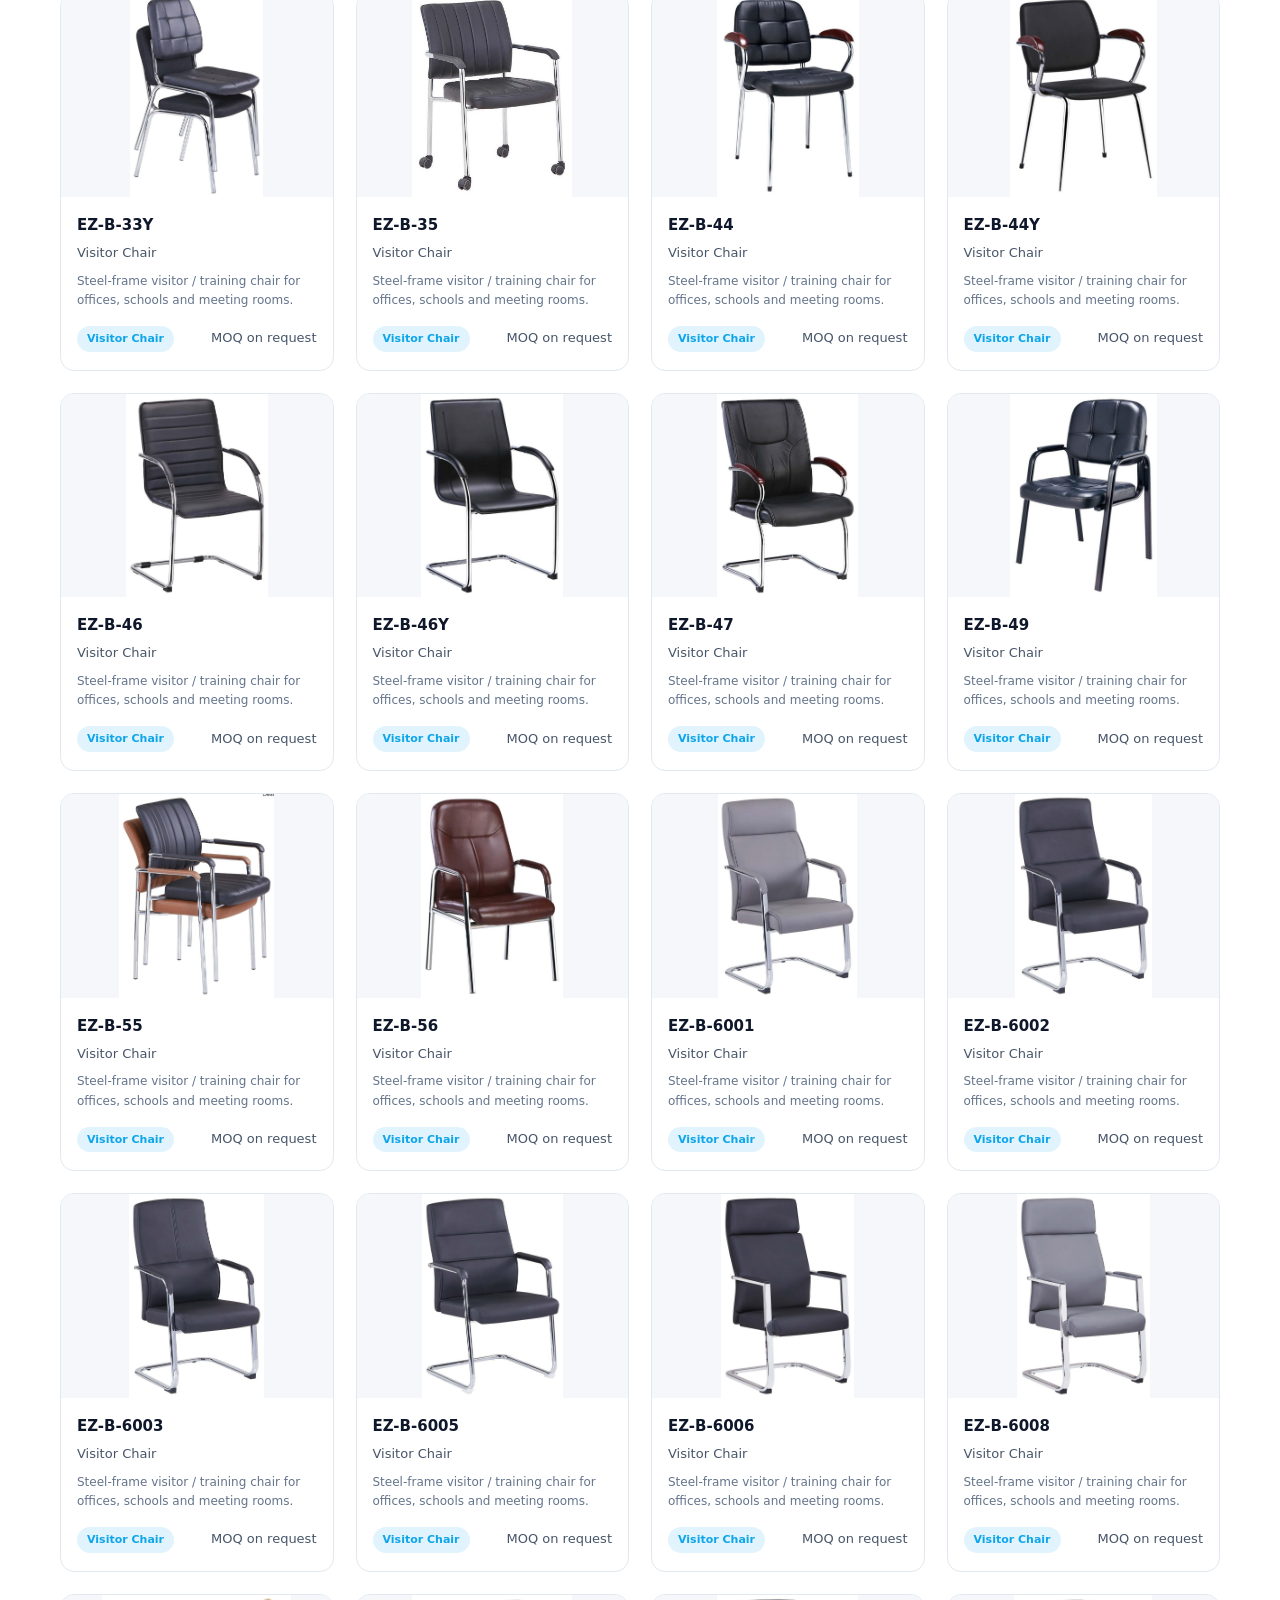
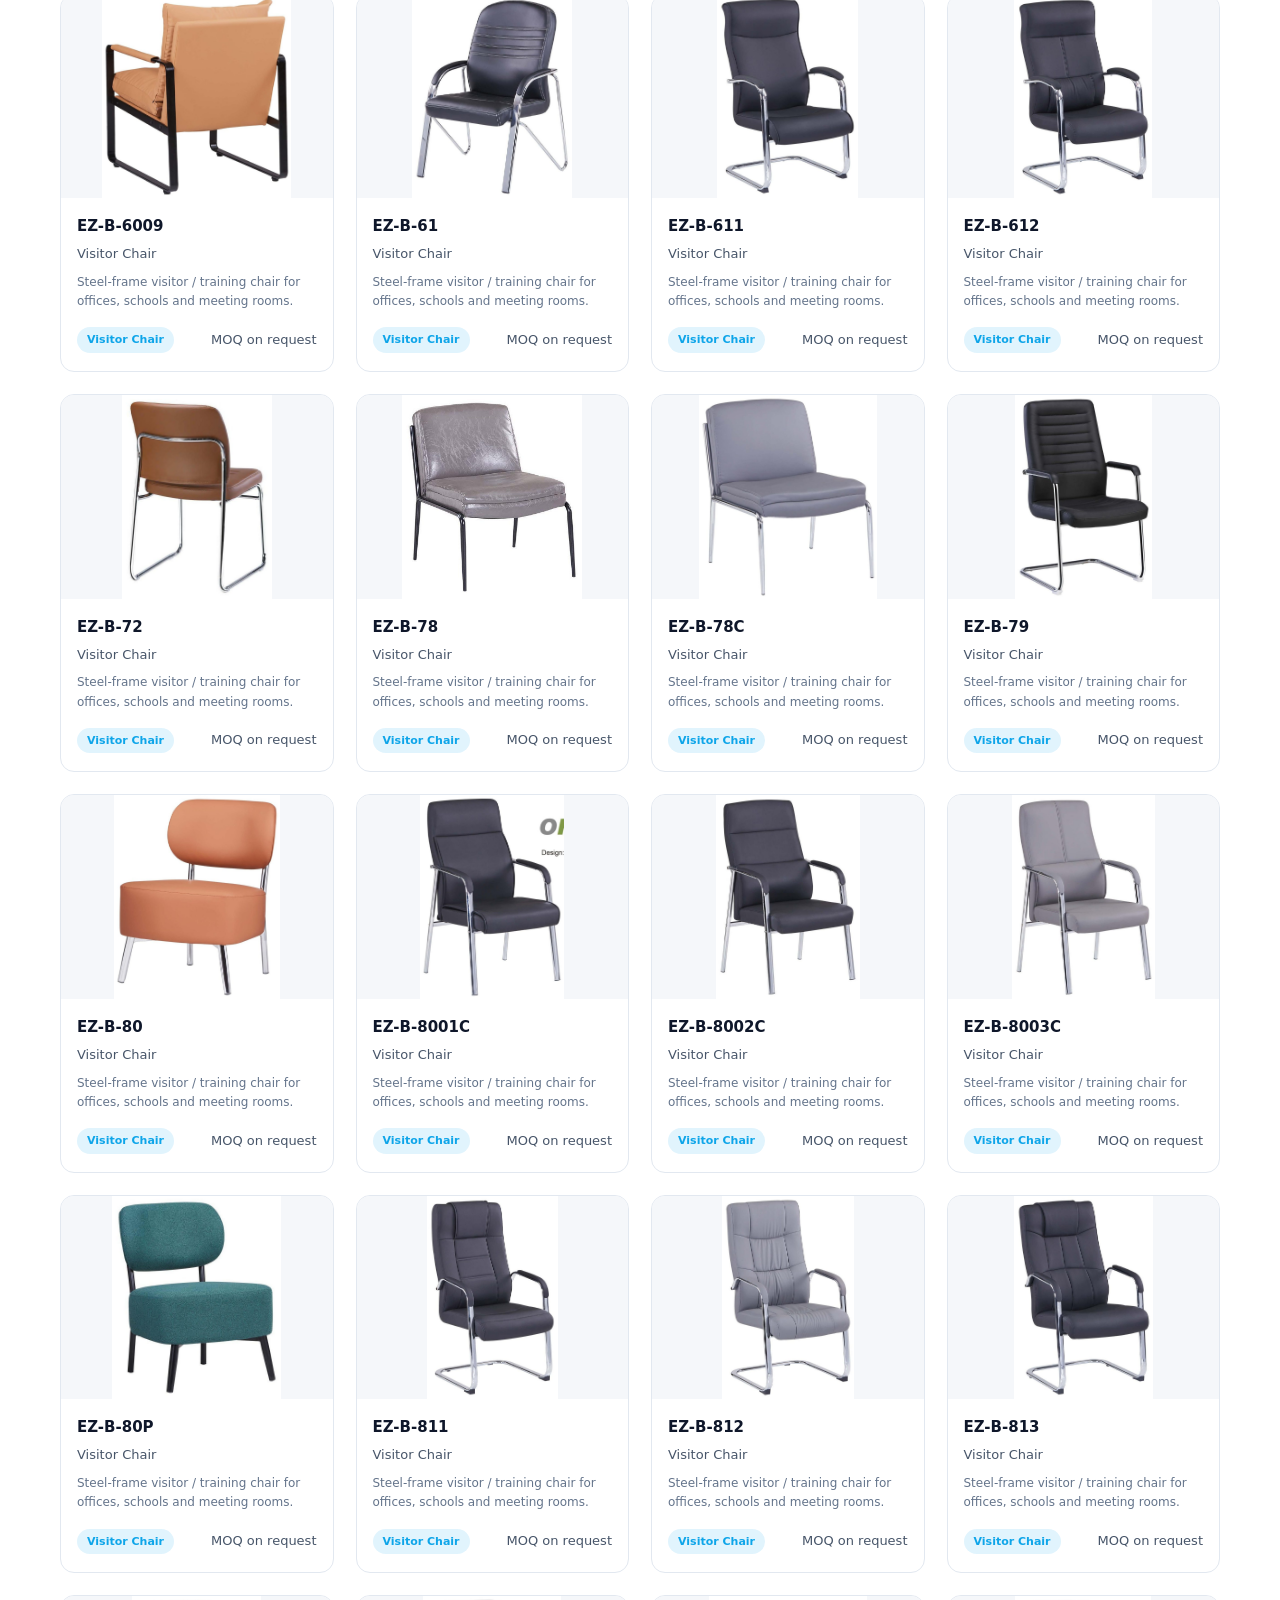
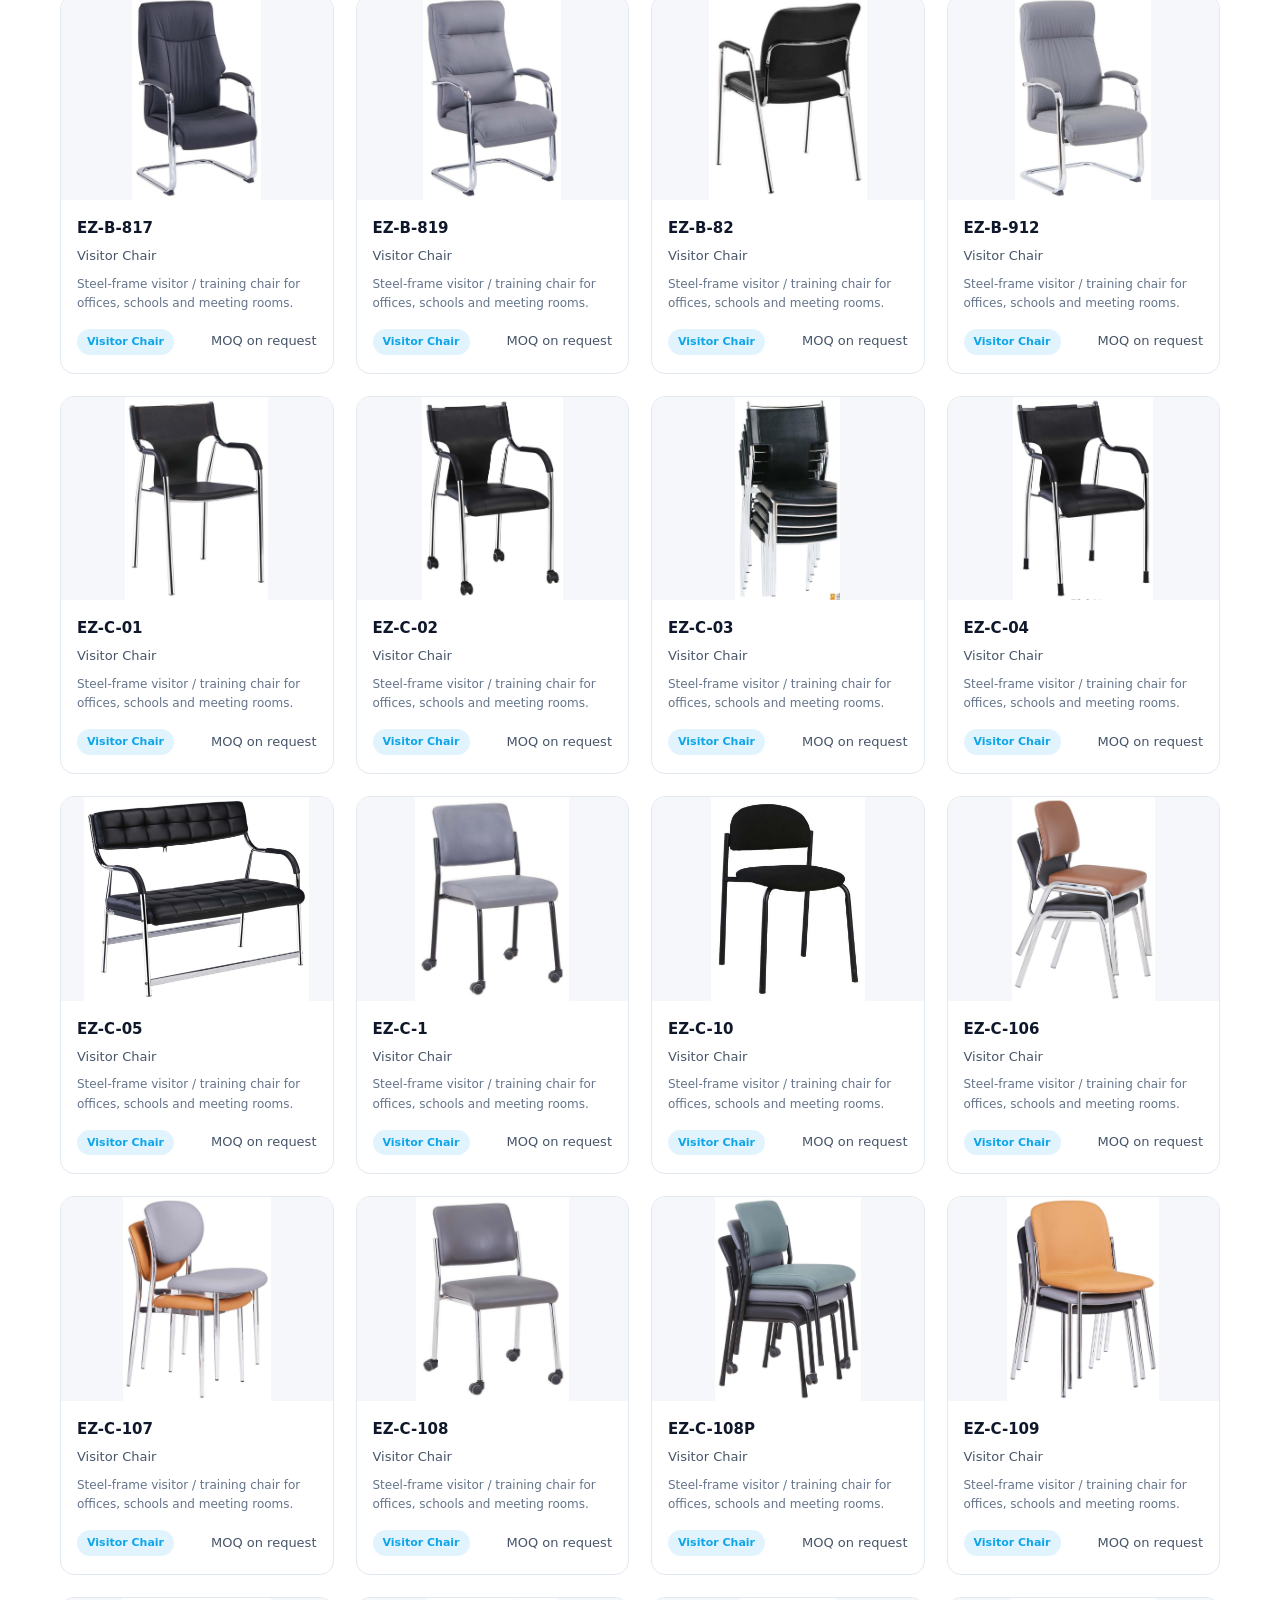
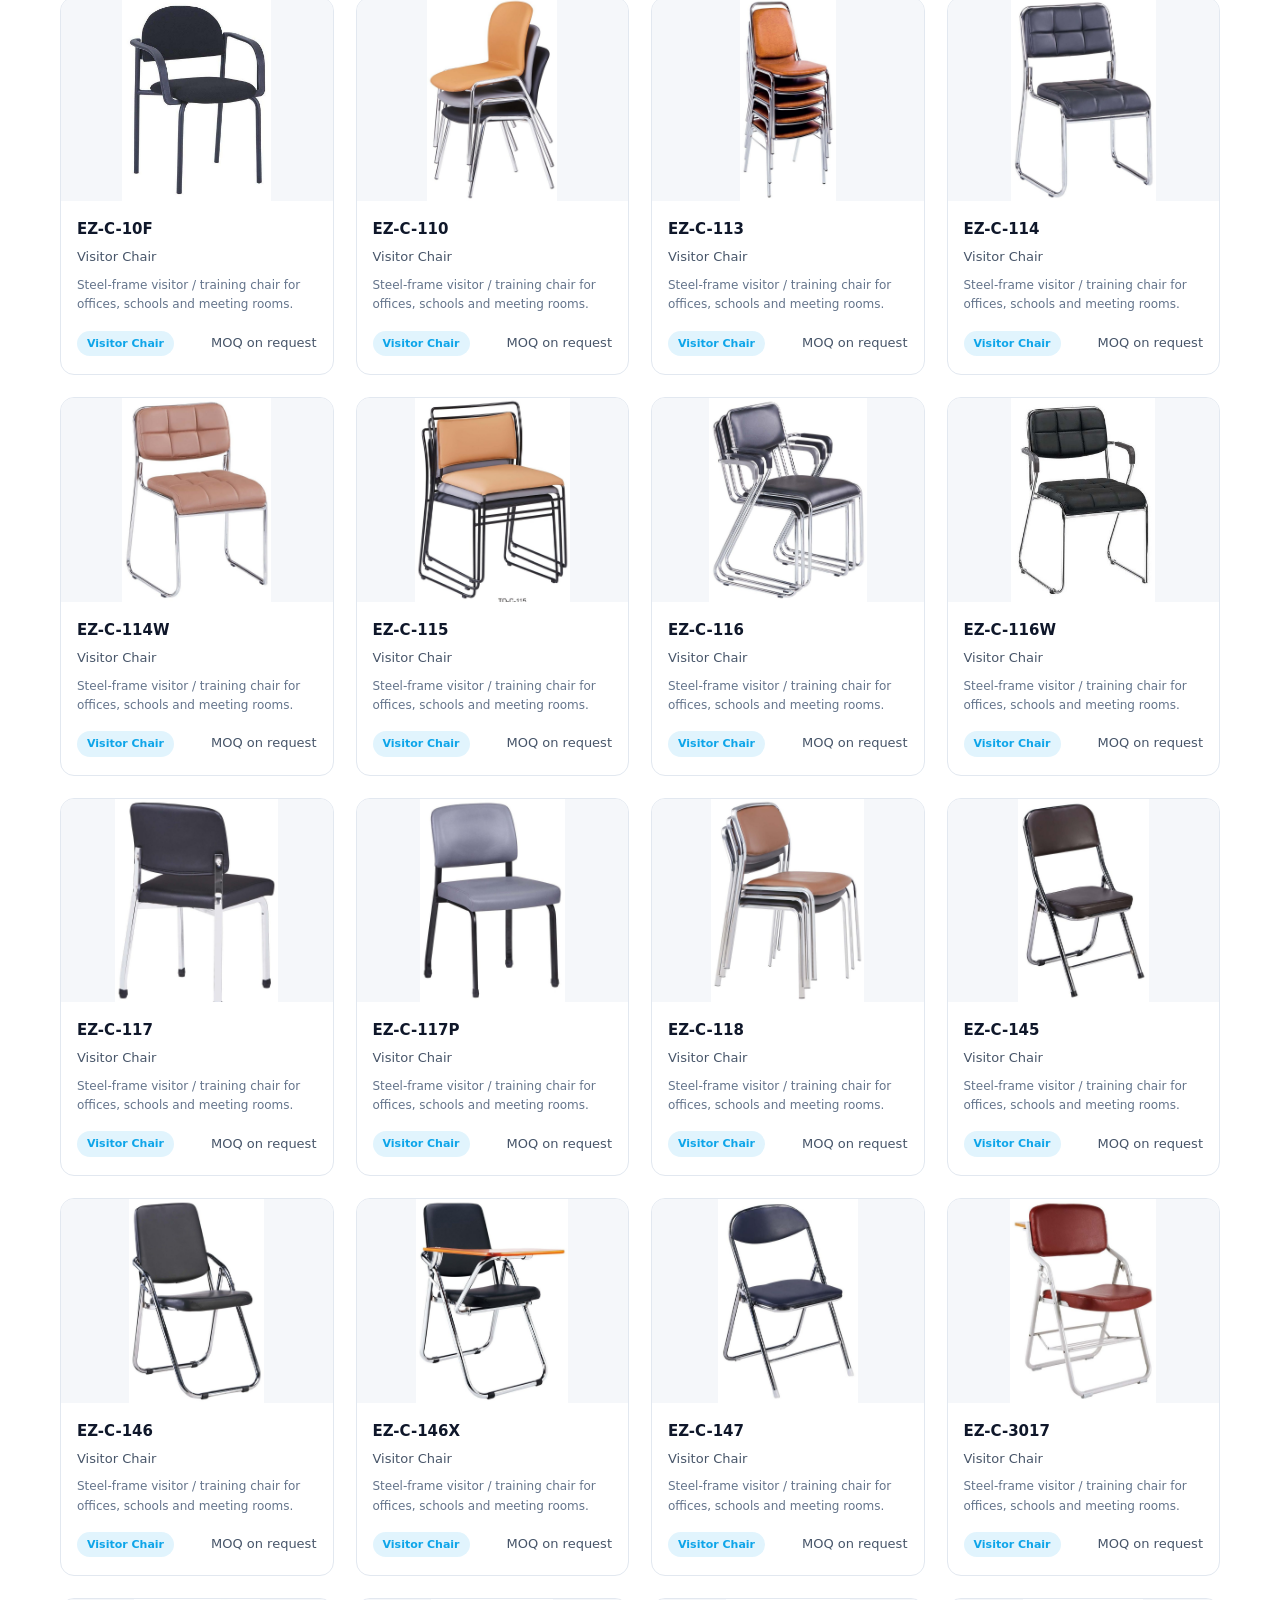
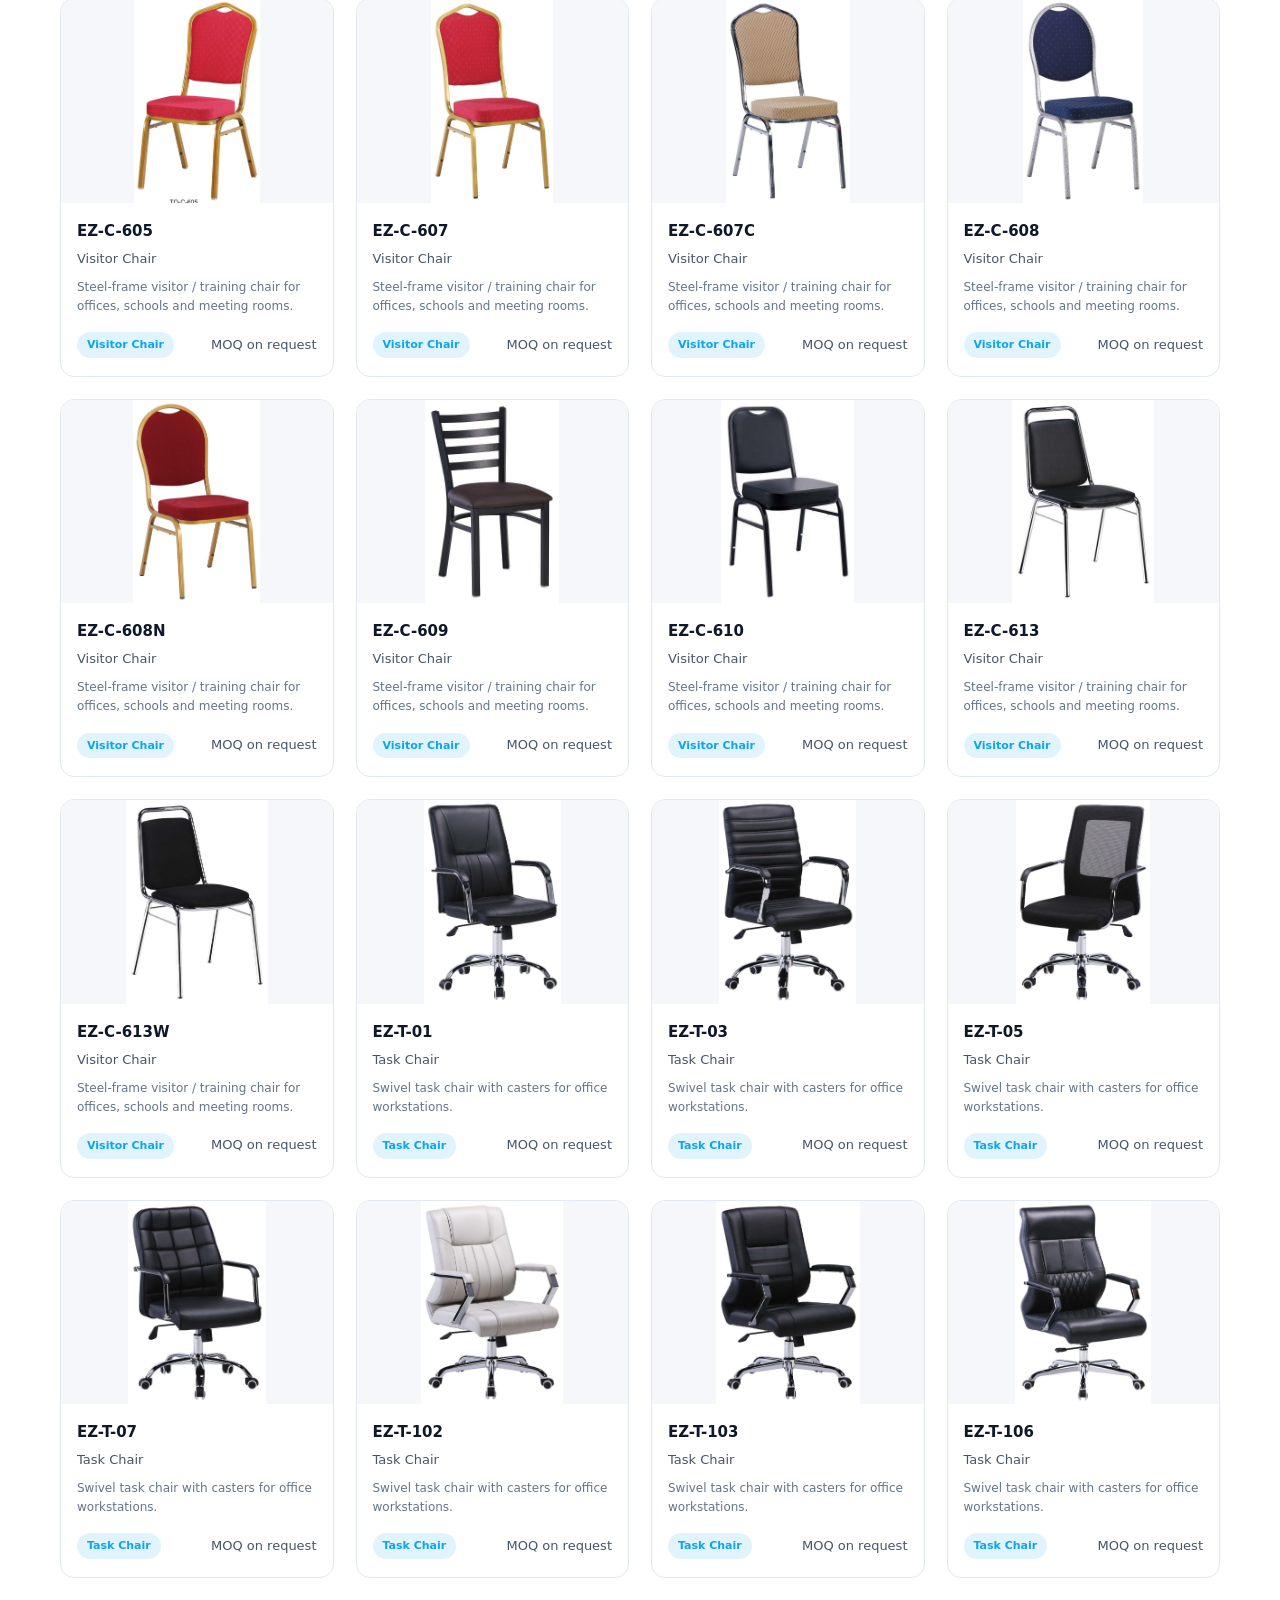
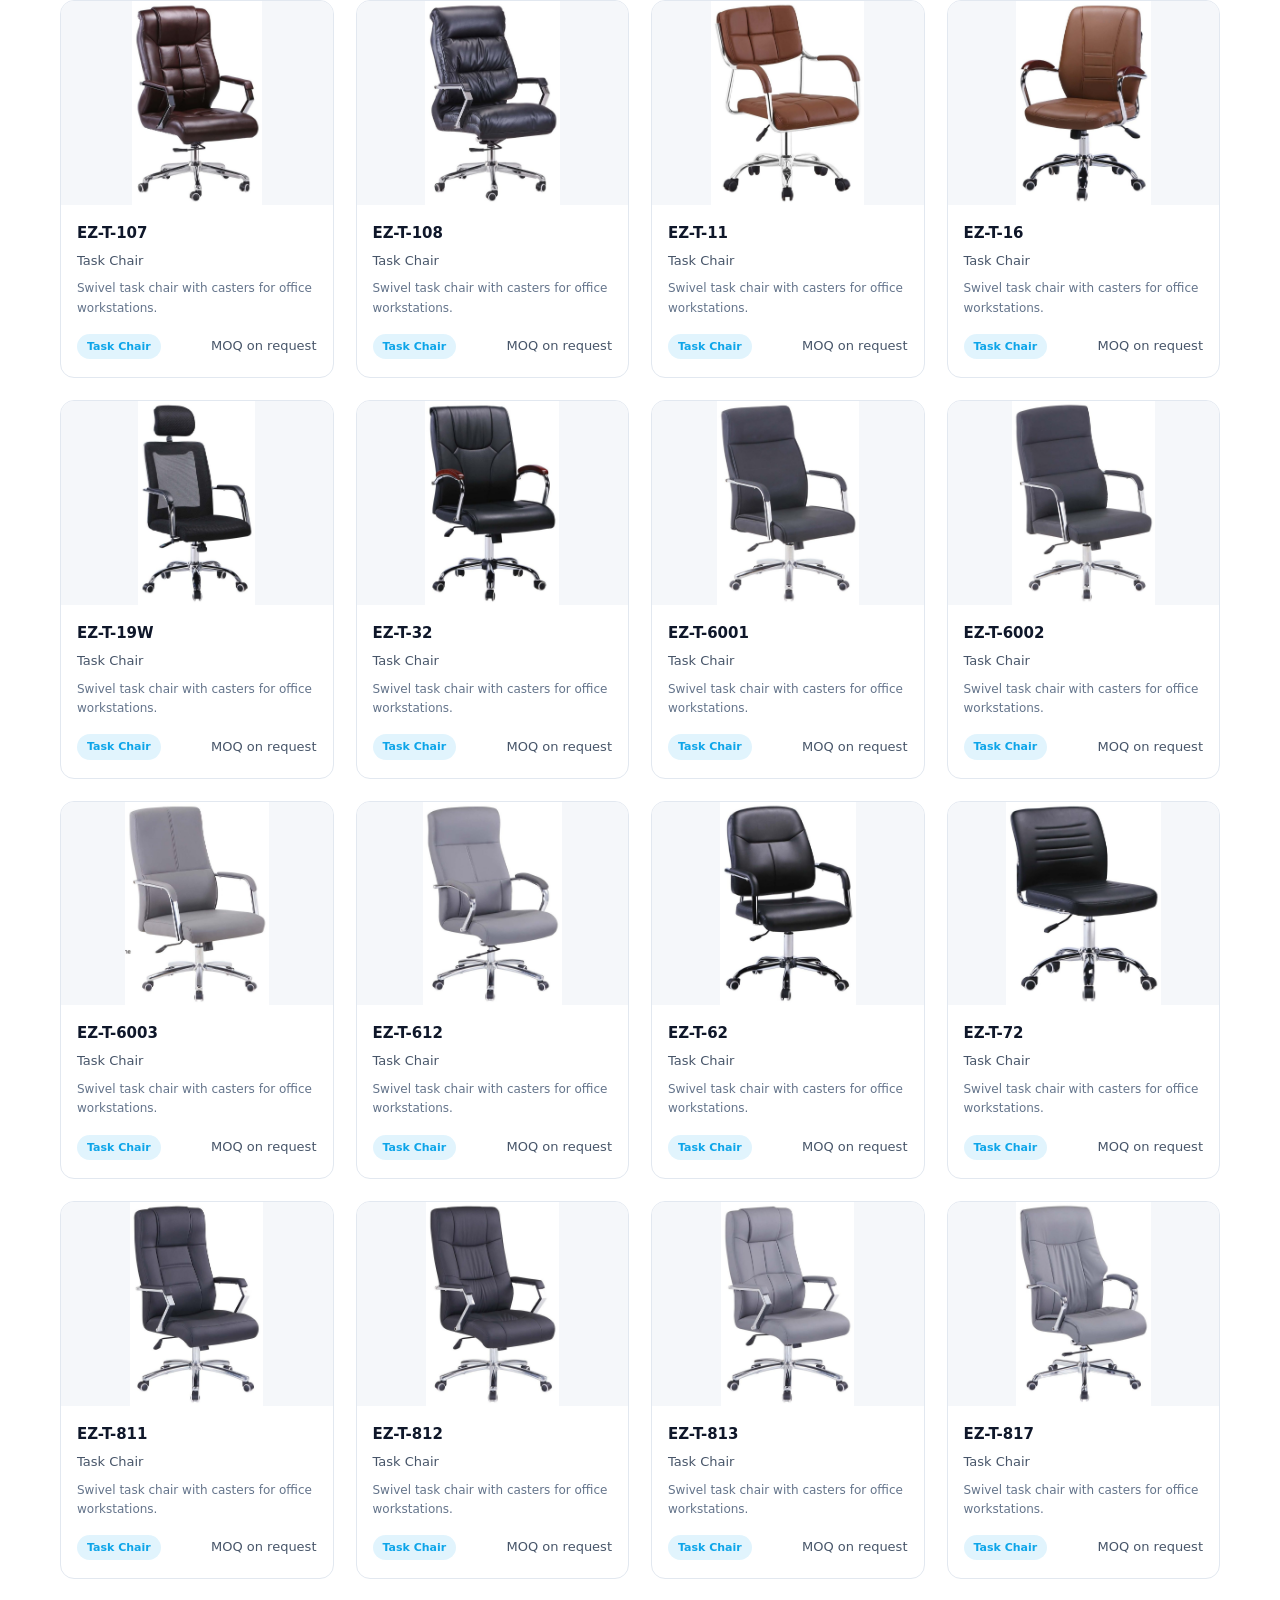
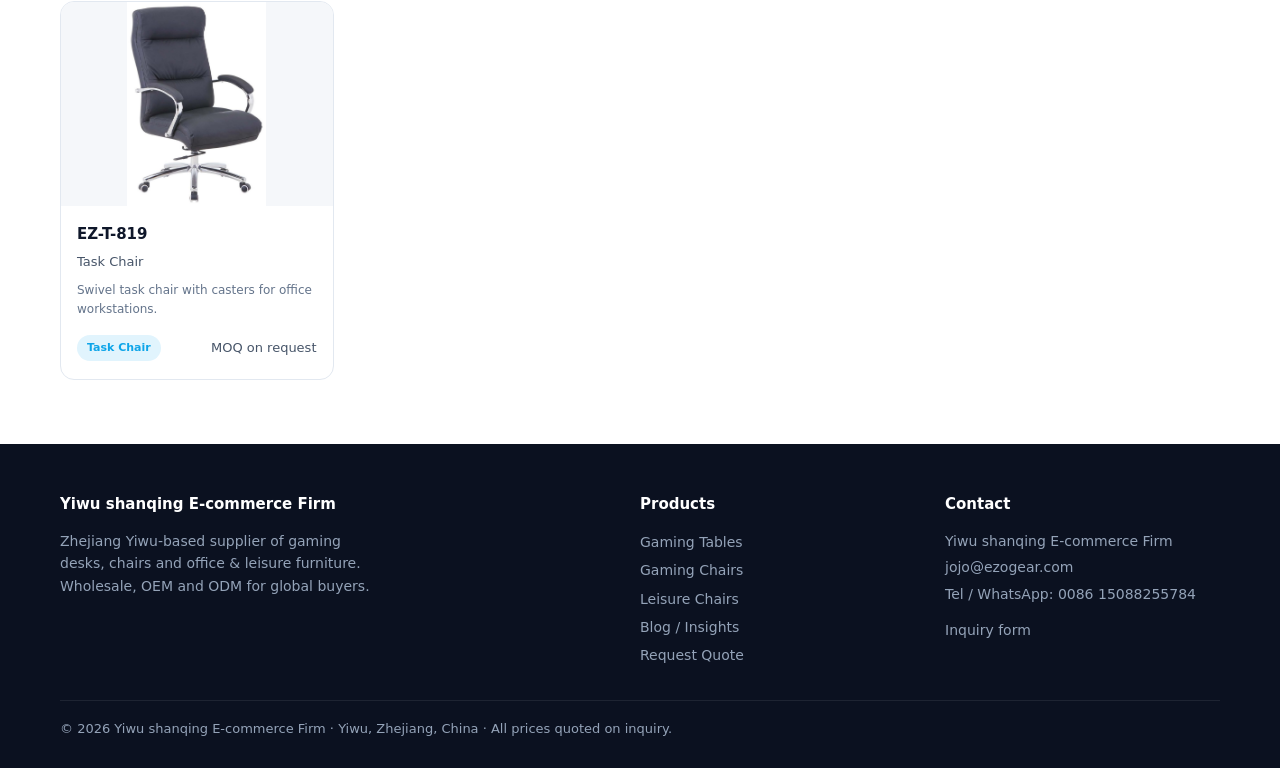
<file: leisure.html>
<!DOCTYPE html>
<html lang="en">
<head>
<meta charset="UTF-8">
<meta name="viewport" content="width=device-width, initial-scale=1.0">
<title>Wholesale Office & Leisure Chairs — China Cheapest Factory | Direct Factory Price | EZO Gear</title>
<meta name="description" content="Buy office and leisure chairs direct from China's cheapest factory. Visitor, training, task, executive, folding and banquet chairs — 100+ models. Direct factory price, OEM/ODM, FOB Ningbo.">
<link rel="canonical" href="https://ezogear.com/leisure.html">
<meta property="og:type" content="website">
<meta property="og:title" content="Wholesale Office & Leisure Chairs — China Cheapest Factory | Direct Factory Price | EZO Gear">
<meta property="og:description" content="Buy office and leisure chairs direct from China's cheapest factory. Visitor, training, task, executive, folding and banquet chairs — 100+ models. Direct factory price, OEM/ODM, FOB Ningbo.">
<meta property="og:url" content="https://ezogear.com/leisure.html">
<meta property="og:site_name" content="EZO Gear">
<meta name="twitter:card" content="summary_large_image">
<meta name="twitter:title" content="Wholesale Office & Leisure Chairs — China Cheapest Factory | Direct Factory Price | EZO Gear">
<meta name="twitter:description" content="Buy office and leisure chairs direct from China's cheapest factory. Visitor, training, task, executive, folding and banquet chairs — 100+ models. Direct factory price, OEM/ODM, FOB Ningbo.">
<link rel="stylesheet" href="assets/css/style.css">
<script type="application/ld+json">
{
  "@context": "https://schema.org",
  "@graph": [
    {
      "@type": "Organization",
      "@id": "https://ezogear.com/#organization",
      "name": "Yiwu shanqing E‑commerce Firm",
      "url": "https://ezogear.com/",
      "logo": "https://ezogear.com/assets/chairs/GC6111RED/GC6111-BLA-RED-2.jpg",
      "description": "China cheapest factory for gaming desks and chairs. We supply direct factory price wholesale gaming furniture with OEM/ODM, low MOQ and FOB Ningbo shipping from Yiwu, Zhejiang.",
      "email": "jojo@ezogear.com",
      "telephone": "+86 15088255784",
      "address": {
        "@type": "PostalAddress",
        "addressLocality": "Yiwu",
        "addressRegion": "Zhejiang",
        "addressCountry": "CN"
      },
      "areaServed": "Worldwide",
      "sameAs": [
        "https://ezogear.com/"
      ]
    },
    {
      "@type": "Brand",
      "@id": "https://ezogear.com/#brand",
      "name": "EZO Gear",
      "url": "https://ezogear.com/",
      "description": "Direct factory price gaming desk & chair brand. China cheapest factory for wholesale gaming furniture, OEM/ODM.",
      "logo": "https://ezogear.com/assets/chairs/GC6111RED/GC6111-BLA-RED-2.jpg",
      "sameAs": [
        "https://ezogear.com/"
      ],
      "areaServed": "Worldwide",
      "category": "Gaming furniture",
      "mainEntityOfPage": "https://ezogear.com/"
    },
    {
      "@type": "WebSite",
      "@id": "https://ezogear.com/#website",
      "url": "https://ezogear.com/",
      "name": "EZO Gear",
      "publisher": {
        "@id": "https://ezogear.com/#organization"
      },
      "inLanguage": "en"
    }
  ]
}
</script>
<script type="application/ld+json">
{
  "@context": "https://schema.org",
  "@type": "BreadcrumbList",
  "itemListElement": [
    {
      "@type": "ListItem",
      "position": 1,
      "name": "Home",
      "item": "https://ezogear.com/"
    },
    {
      "@type": "ListItem",
      "position": 2,
      "name": "Office & Leisure Chairs",
      "item": "https://ezogear.com/leisure.html"
    }
  ]
}
</script>
</head>
<body>

<header class="site-header">
  <div class="wrap nav">
        <div class="brand">
      <svg class="logo-mark" viewBox="0 0 200 44" xmlns="http://www.w3.org/2000/svg" role="img" aria-label="EZO Gear">
        <defs>
          <linearGradient id="ezg" x1="0" y1="0" x2="1" y2="1">
            <stop offset="0" stop-color="#22d3ee"/>
            <stop offset="1" stop-color="#0ea5b7"/>
          </linearGradient>
        </defs>
        <g fill="#ffffff" stroke="#ffffff" stroke-width="1.2">
          <rect x="2" y="6" width="7" height="32" rx="1.5"/>
          <rect x="2" y="6" width="22" height="7" rx="1.5"/>
          <rect x="2" y="18.5" width="17" height="7" rx="1.5"/>
          <rect x="2" y="31" width="22" height="7" rx="1.5"/>
        </g>
        <g fill="#ffffff" stroke="#ffffff" stroke-width="1.2">
          <rect x="34" y="6" width="22" height="7" rx="1.5"/>
          <polygon points="56,11 49,11 34,33 41,33"/>
          <rect x="34" y="31" width="22" height="7" rx="1.5"/>
        </g>
        <g fill="url(#ezg)">
          <circle cx="81" cy="22" r="13"/>
          <rect x="78" y="3" width="6" height="8" rx="1.5" transform="rotate(0 81 22)"/>
          <rect x="78" y="3" width="6" height="8" rx="1.5" transform="rotate(45 81 22)"/>
          <rect x="78" y="3" width="6" height="8" rx="1.5" transform="rotate(90 81 22)"/>
          <rect x="78" y="3" width="6" height="8" rx="1.5" transform="rotate(135 81 22)"/>
          <rect x="78" y="3" width="6" height="8" rx="1.5" transform="rotate(180 81 22)"/>
          <rect x="78" y="3" width="6" height="8" rx="1.5" transform="rotate(225 81 22)"/>
          <rect x="78" y="3" width="6" height="8" rx="1.5" transform="rotate(270 81 22)"/>
          <rect x="78" y="3" width="6" height="8" rx="1.5" transform="rotate(315 81 22)"/>
        </g>
        <circle cx="81" cy="22" r="6" fill="#0b1120"/>
        <text x="104" y="29" font-family="Arial, Helvetica, sans-serif" font-size="19" font-weight="800" letter-spacing="1.5" fill="url(#ezg)">GEAR</text>
      </svg>
    </div>
    <nav class="nav-links">
      <a href="index.html">Home</a>
      <a href="tables.html">Gaming Tables</a>
      <a href="chairs.html">Gaming Chairs</a>
      <a href="leisure.html" class="active">Leisure Chairs</a>
      <a href="blog.html">Blog</a>
      <a href="index.html#about">About</a>
      <a href="contact.html" class="btn btn-primary btn-sm">Get a Quote</a>
    </nav>
  </div>
</header>
<nav class="crumb wrap" aria-label="Breadcrumb"><a href="index.html">Home</a> <span>›</span> <span>Office & Leisure Chairs</span></nav>

<section class="section">
  <div class="wrap">
    <h1>Office &amp; Leisure Chairs</h1>
    <p class="lead">Wholesale visitor, training, task, executive, folding and banquet chairs — 100+ models, direct from our factory. Click a model to view the photo gallery, then request a quote.</p>
    <div class="wrap" style="padding:0;margin:0 0 18px;display:flex;gap:10px;flex-wrap:wrap">
      <span class="chip active" data-filter="all">All</span>
      <span class="chip" data-filter="visitor">Visitor &amp; Training</span>
      <span class="chip" data-filter="task">Task Chairs</span>
      <span class="chip" data-filter="executive">Executive</span>
      <span class="chip" data-filter="lounge">Lounge</span>
      <span class="chip" data-filter="folding">Folding</span>
      <span class="chip" data-filter="banquet">Banquet</span>
    </div>
    <div class="grid" id="grid" data-cat="leisure"></div>
  </div>
</section>

<footer class="site-footer">
  <div class="wrap">
    <div class="foot-grid">
      <div>
        <h5>Yiwu shanqing E‑commerce Firm</h5>
        <p style="font-size:14px;max-width:320px">Zhejiang Yiwu-based supplier of gaming desks, chairs and office & leisure furniture. Wholesale, OEM and ODM for global buyers.</p>
      </div>
      <div>
        <h5>Products</h5>
        <a href="tables.html">Gaming Tables</a>
        <a href="chairs.html">Gaming Chairs</a>
        <a href="leisure.html">Leisure Chairs</a>
        <a href="blog.html">Blog / Insights</a>
        <a href="contact.html">Request Quote</a>
      </div>
      <div>
        <h5>Contact</h5>
        <p class="co-info">Yiwu shanqing E‑commerce Firm<br>
        <a href="mailto:jojo@ezogear.com">jojo@ezogear.com</a><br>
        Tel / WhatsApp: 0086 15088255784</p>
        <a href="contact.html">Inquiry form</a>
      </div>
    </div>
    <div class="foot-bottom">© 2026 Yiwu shanqing E‑commerce Firm · Yiwu, Zhejiang, China · All prices quoted on inquiry.</div>
  </div>
</footer>

<div class="modal-back" id="modalBack"><div class="modal" id="modal"></div></div>
<script src="assets/js/data.js"></script>
<script src="assets/js/main.js"></script>
</body>
</html>
</file>
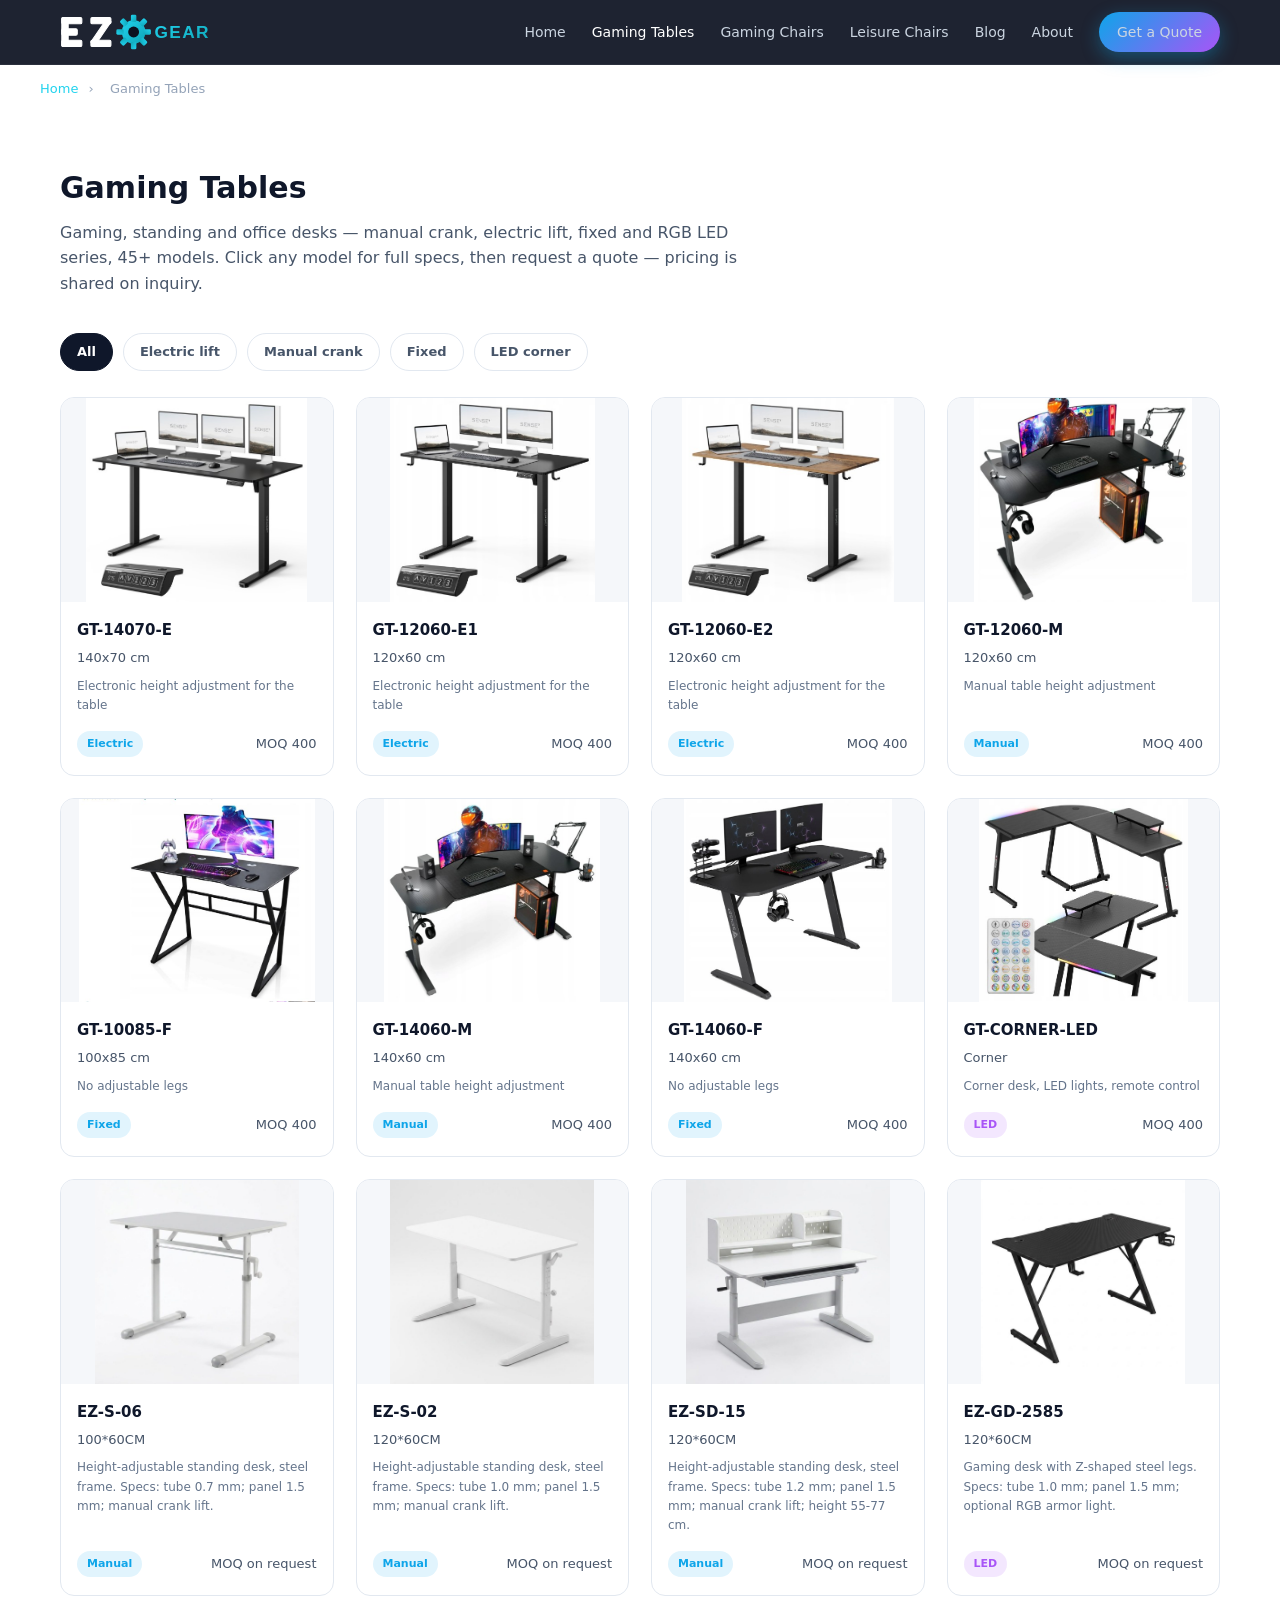
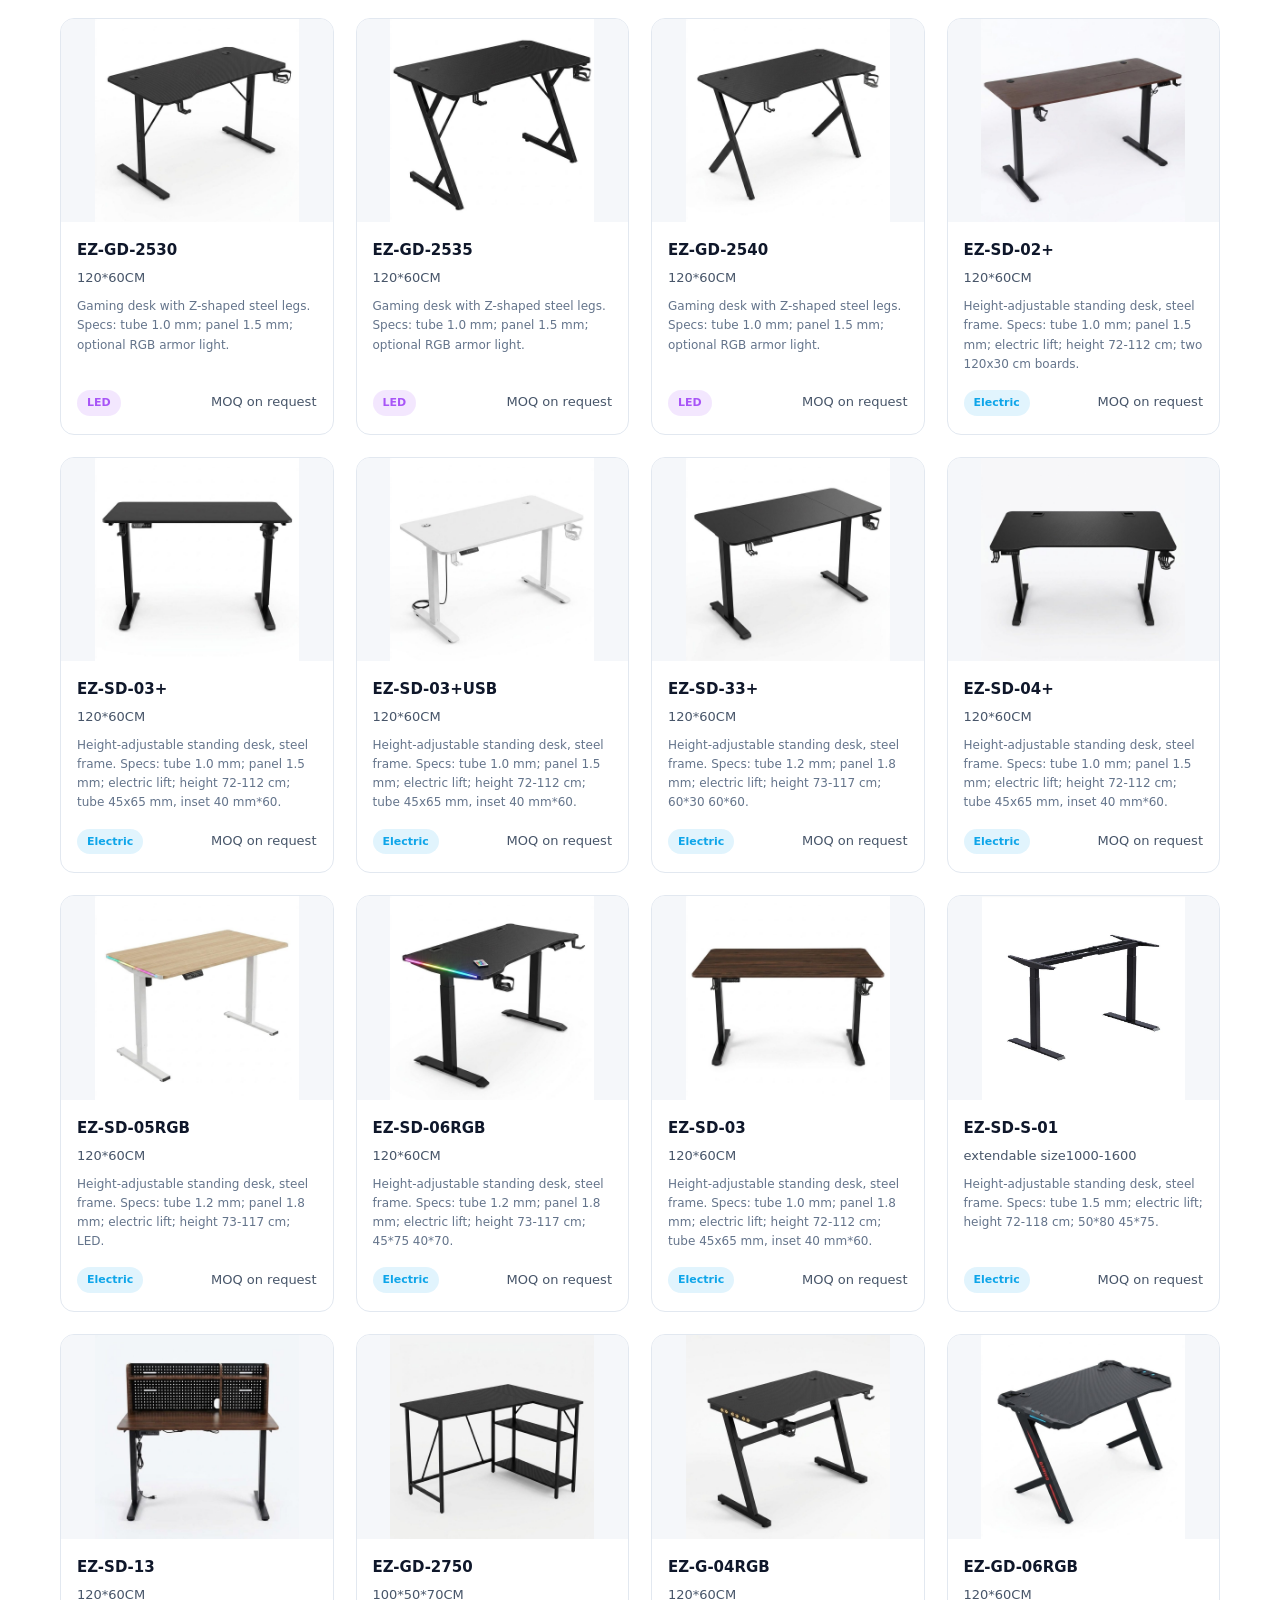
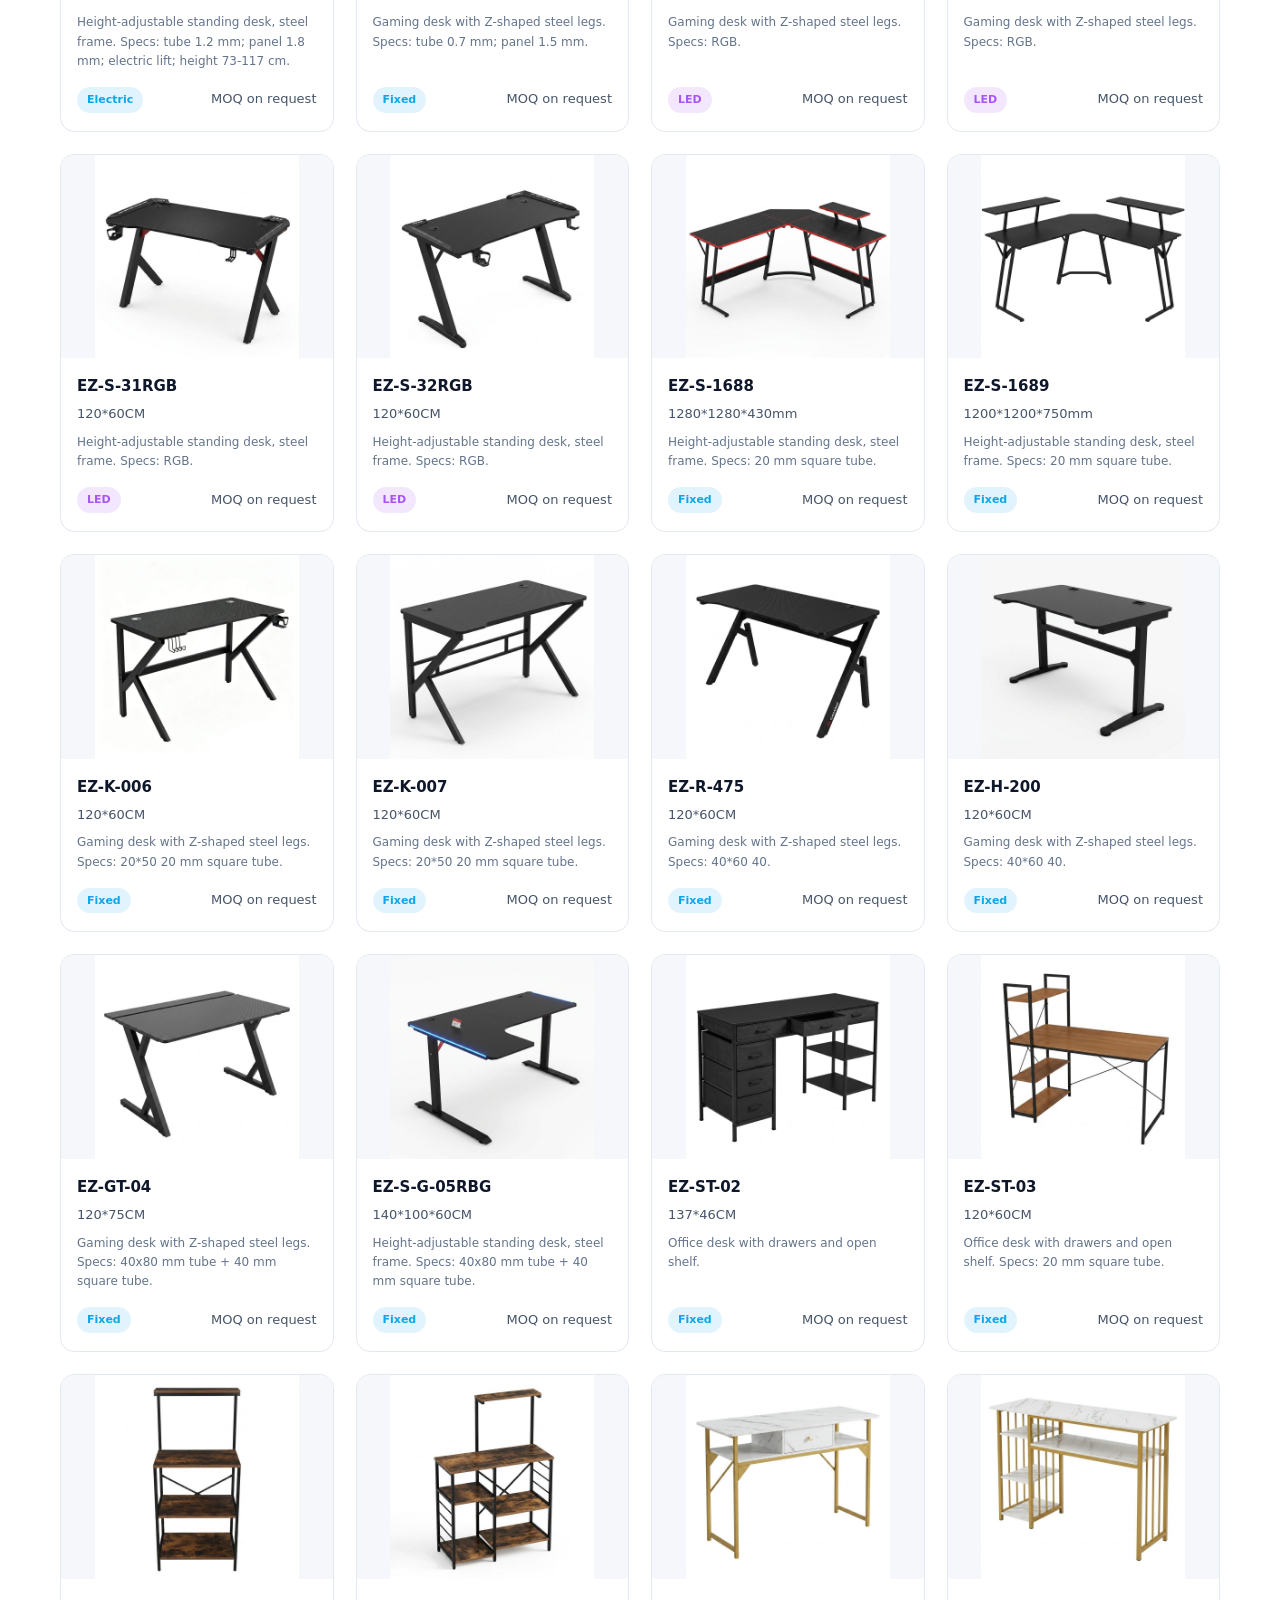
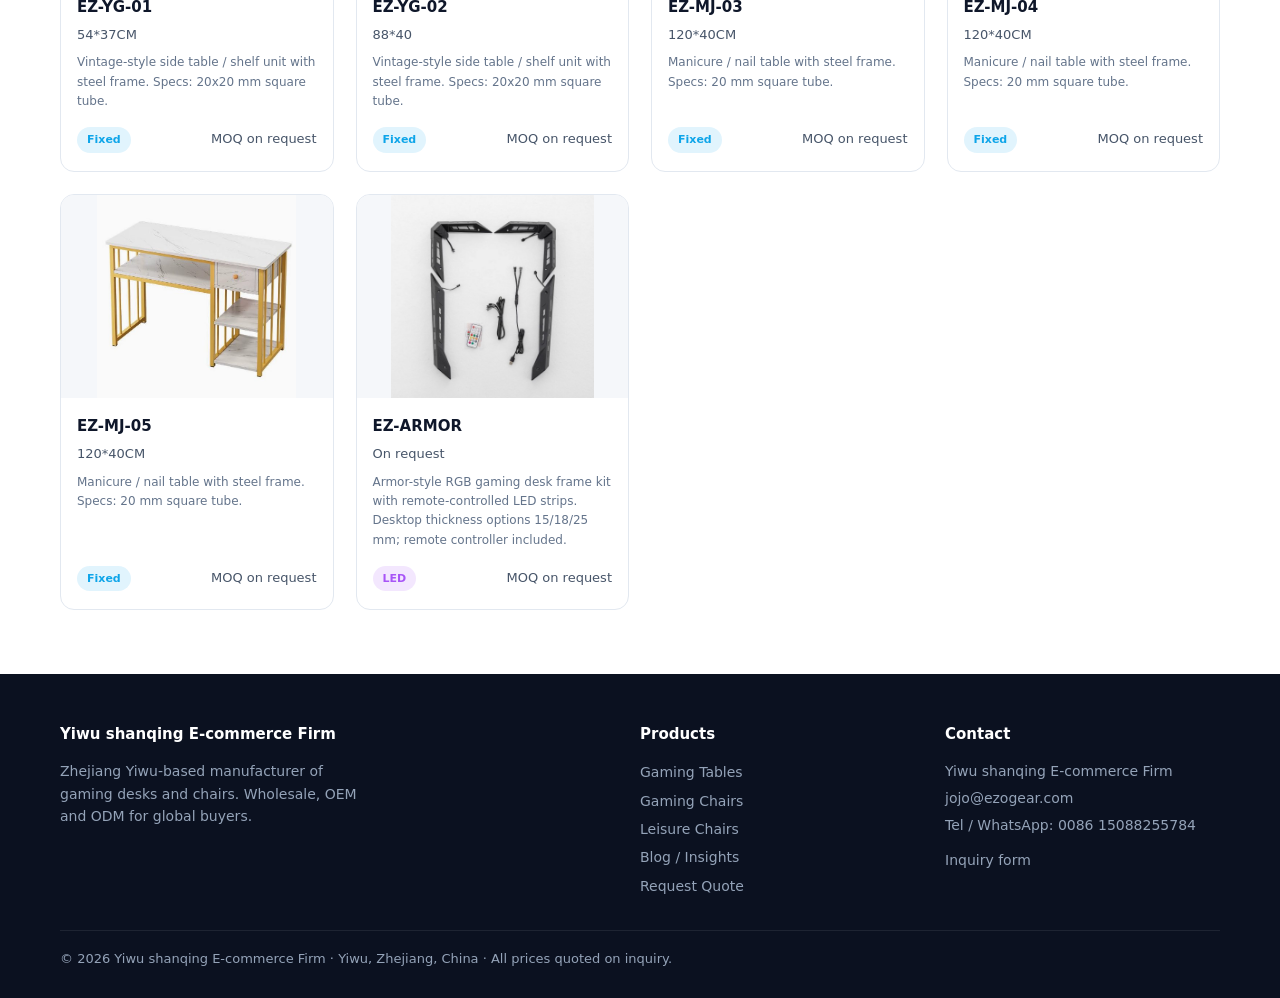
<file: tables.html>
<!DOCTYPE html>
<html lang="en">
<head>
<meta charset="UTF-8">
<meta name="viewport" content="width=device-width, initial-scale=1.0">
<title>Wholesale Gaming Desks — China Cheapest Factory | Direct Factory Price | EZO Gear</title>
<meta name="description" content="Buy gaming desks direct from China's cheapest factory. Electric & manual height-adjustable, fixed and LED corner desks. Direct factory price, MOQ 400, OEM/ODM, FOB Ningbo.">
<link rel="canonical" href="https://ezogear.com/tables.html">
<meta property="og:type" content="website">
<meta property="og:title" content="Wholesale Gaming Desks — China Cheapest Factory | Direct Factory Price | EZO Gear">
<meta property="og:description" content="Buy gaming desks direct from China's cheapest factory. Electric & manual height-adjustable, fixed and LED corner desks. Direct factory price, MOQ 400, OEM/ODM, FOB Ningbo.">
<meta property="og:url" content="https://ezogear.com/tables.html">
<meta property="og:site_name" content="EZO Gear">
<meta name="twitter:card" content="summary_large_image">
<meta name="twitter:title" content="Wholesale Gaming Desks — China Cheapest Factory | Direct Factory Price | EZO Gear">
<meta name="twitter:description" content="Buy gaming desks direct from China's cheapest factory. Electric & manual height-adjustable, fixed and LED corner desks. Direct factory price, MOQ 400, OEM/ODM, FOB Ningbo.">
<link rel="stylesheet" href="assets/css/style.css">
<script type="application/ld+json">
{
  "@context": "https://schema.org",
  "@graph": [
    {
      "@type": "Organization",
      "@id": "https://ezogear.com/#organization",
      "name": "Yiwu shanqing E‑commerce Firm",
      "url": "https://ezogear.com/",
      "logo": "https://ezogear.com/assets/chairs/GC6111RED/GC6111-BLA-RED-2.jpg",
      "description": "China cheapest factory for gaming desks and chairs. We supply direct factory price wholesale gaming furniture with OEM/ODM, low MOQ and FOB Ningbo shipping from Yiwu, Zhejiang.",
      "email": "jojo@ezogear.com",
      "telephone": "+86 15088255784",
      "address": {
        "@type": "PostalAddress",
        "addressLocality": "Yiwu",
        "addressRegion": "Zhejiang",
        "addressCountry": "CN"
      },
      "areaServed": "Worldwide",
      "sameAs": [
        "https://ezogear.com/"
      ]
    },
    {
      "@type": "Brand",
      "@id": "https://ezogear.com/#brand",
      "name": "EZO Gear",
      "url": "https://ezogear.com/",
      "description": "Direct factory price gaming desk & chair brand. China cheapest factory for wholesale gaming furniture, OEM/ODM.",
      "logo": "https://ezogear.com/assets/chairs/GC6111RED/GC6111-BLA-RED-2.jpg",
      "sameAs": [
        "https://ezogear.com/"
      ],
      "areaServed": "Worldwide",
      "category": "Gaming furniture",
      "mainEntityOfPage": "https://ezogear.com/"
    },
    {
      "@type": "WebSite",
      "@id": "https://ezogear.com/#website",
      "url": "https://ezogear.com/",
      "name": "EZO Gear",
      "publisher": {
        "@id": "https://ezogear.com/#organization"
      },
      "inLanguage": "en"
    }
  ]
}
</script>
<script type="application/ld+json">
{
  "@context": "https://schema.org",
  "@type": "BreadcrumbList",
  "itemListElement": [
    {
      "@type": "ListItem",
      "position": 1,
      "name": "Home",
      "item": "https://ezogear.com/"
    },
    {
      "@type": "ListItem",
      "position": 2,
      "name": "Gaming Tables",
      "item": "https://ezogear.com/tables.html"
    }
  ]
}
</script>
</head>
<body>

<header class="site-header">
  <div class="wrap nav">
        <div class="brand">
      <svg class="logo-mark" viewBox="0 0 200 44" xmlns="http://www.w3.org/2000/svg" role="img" aria-label="EZO Gear">
        <defs>
          <linearGradient id="ezg" x1="0" y1="0" x2="1" y2="1">
            <stop offset="0" stop-color="#22d3ee"/>
            <stop offset="1" stop-color="#0ea5b7"/>
          </linearGradient>
        </defs>
        <g fill="#ffffff" stroke="#ffffff" stroke-width="1.2">
          <rect x="2" y="6" width="7" height="32" rx="1.5"/>
          <rect x="2" y="6" width="22" height="7" rx="1.5"/>
          <rect x="2" y="18.5" width="17" height="7" rx="1.5"/>
          <rect x="2" y="31" width="22" height="7" rx="1.5"/>
        </g>
        <g fill="#ffffff" stroke="#ffffff" stroke-width="1.2">
          <rect x="34" y="6" width="22" height="7" rx="1.5"/>
          <polygon points="56,11 49,11 34,33 41,33"/>
          <rect x="34" y="31" width="22" height="7" rx="1.5"/>
        </g>
        <g fill="url(#ezg)">
          <circle cx="81" cy="22" r="13"/>
          <rect x="78" y="3" width="6" height="8" rx="1.5" transform="rotate(0 81 22)"/>
          <rect x="78" y="3" width="6" height="8" rx="1.5" transform="rotate(45 81 22)"/>
          <rect x="78" y="3" width="6" height="8" rx="1.5" transform="rotate(90 81 22)"/>
          <rect x="78" y="3" width="6" height="8" rx="1.5" transform="rotate(135 81 22)"/>
          <rect x="78" y="3" width="6" height="8" rx="1.5" transform="rotate(180 81 22)"/>
          <rect x="78" y="3" width="6" height="8" rx="1.5" transform="rotate(225 81 22)"/>
          <rect x="78" y="3" width="6" height="8" rx="1.5" transform="rotate(270 81 22)"/>
          <rect x="78" y="3" width="6" height="8" rx="1.5" transform="rotate(315 81 22)"/>
        </g>
        <circle cx="81" cy="22" r="6" fill="#0b1120"/>
        <text x="104" y="29" font-family="Arial, Helvetica, sans-serif" font-size="19" font-weight="800" letter-spacing="1.5" fill="url(#ezg)">GEAR</text>
      </svg>
    </div>
    <nav class="nav-links">
      <a href="index.html">Home</a>
      <a href="tables.html" class="active">Gaming Tables</a>
      <a href="chairs.html">Gaming Chairs</a>
      <a href="leisure.html">Leisure Chairs</a>
      <a href="blog.html">Blog</a>
      <a href="index.html#about">About</a>
      <a href="contact.html" class="btn btn-primary btn-sm">Get a Quote</a>
    </nav>
  </div>
</header>
<nav class="crumb wrap" aria-label="Breadcrumb"><a href="index.html">Home</a> <span>›</span> <span>Gaming Tables</span></nav>

<section class="section">
  <div class="wrap">
    <h1>Gaming Tables</h1>
    <p class="lead">Gaming, standing and office desks — manual crank, electric lift, fixed and RGB LED series, 45+ models. Click any model for full specs, then request a quote — pricing is shared on inquiry.</p>
    <div class="toolbar">
      <span class="chip active" data-filter="all">All</span>
      <span class="chip" data-filter="electric">Electric lift</span>
      <span class="chip" data-filter="manual">Manual crank</span>
      <span class="chip" data-filter="fixed">Fixed</span>
      <span class="chip" data-filter="led">LED corner</span>
    </div>
    <div class="grid" id="grid"></div>
  </div>
</section>

<footer class="site-footer">
  <div class="wrap">
    <div class="foot-grid">
      <div>
        <h5>Yiwu shanqing E‑commerce Firm</h5>
        <p style="font-size:14px;max-width:320px">Zhejiang Yiwu-based manufacturer of gaming desks and chairs. Wholesale, OEM and ODM for global buyers.</p>
      </div>
      <div>
        <h5>Products</h5>
        <a href="tables.html">Gaming Tables</a>
        <a href="chairs.html">Gaming Chairs</a>
        <a href="leisure.html">Leisure Chairs</a>
        <a href="blog.html">Blog / Insights</a>
        <a href="contact.html">Request Quote</a>
      </div>
      <div>
        <h5>Contact</h5>
        <p class="co-info">Yiwu shanqing E‑commerce Firm<br>
        <a href="mailto:jojo@ezogear.com">jojo@ezogear.com</a><br>
        Tel / WhatsApp: 0086 15088255784</p>
        <a href="contact.html">Inquiry form</a>
      </div>
    </div>
    <div class="foot-bottom">© 2026 Yiwu shanqing E‑commerce Firm · Yiwu, Zhejiang, China · All prices quoted on inquiry.</div>
  </div>
</footer>

<div class="modal-back" id="modalBack"><div class="modal" id="modal"></div></div>
<script src="assets/js/data.js"></script>
<script src="assets/js/main.js"></script>
</body>
</html>
</file>
<file: assets/css/style.css>
:root {
  --bg: #ffffff;
  --bg-soft: #f5f7fa;
  --ink: #0f172a;
  --ink-soft: #475569;
  --line: #e2e8f0;
  --brand: #0ea5e9;
  --brand-2: #a855f7;
  --accent: #22d3ee;
  --dark: #0b1120;
  --dark-2: #111a2e;
  --radius: 14px;
  --shadow: 0 8px 30px rgba(15, 23, 42, 0.08);
  --maxw: 1200px;
}

* { box-sizing: border-box; }

html { scroll-behavior: smooth; }

body {
  margin: 0;
  font-family: "Segoe UI", "PingFang SC", "Microsoft YaHei", system-ui, -apple-system, sans-serif;
  color: var(--ink);
  background: var(--bg);
  line-height: 1.6;
}

a { color: inherit; text-decoration: none; }

img { max-width: 100%; display: block; }

.wrap { max-width: var(--maxw); margin: 0 auto; padding: 0 20px; }

/* ---------- Header ---------- */
.site-header {
  position: sticky; top: 0; z-index: 50;
  background: rgba(11, 17, 32, 0.92);
  backdrop-filter: blur(8px);
  border-bottom: 1px solid rgba(255, 255, 255, 0.06);
}
.nav {
  display: flex; align-items: center; justify-content: space-between;
  height: 64px;
}
.brand { display: flex; align-items: center; gap: 8px; }
.brand .logo-mark { height: 40px; width: auto; display: block; }
.nav-links { display: flex; gap: 26px; align-items: center; }
.nav-links a {
  color: #cbd5e1; font-size: 14px; font-weight: 500; transition: color .2s;
}
.nav-links a:hover, .nav-links a.active { color: #fff; }
.btn {
  display: inline-block; cursor: pointer; border: 0; font-weight: 600;
  padding: 11px 22px; border-radius: 999px; font-size: 14px;
  transition: transform .15s ease, box-shadow .2s ease;
}
.btn-primary {
  background: linear-gradient(135deg, var(--brand), var(--brand-2));
  color: #fff; box-shadow: 0 6px 18px rgba(14, 165, 233, .35);
}
.btn-primary:hover { transform: translateY(-2px); }
.btn-ghost {
  background: transparent; color: #fff; border: 1px solid rgba(255,255,255,.3);
}
.btn-ghost:hover { border-color: var(--accent); color: var(--accent); }
.btn-sm { padding: 9px 18px; font-size: 13px; }

/* ---------- Hero ---------- */
.hero {
  background: radial-gradient(1200px 600px at 70% -10%, rgba(168,85,247,.25), transparent 60%),
              radial-gradient(900px 500px at 10% 10%, rgba(34,211,238,.18), transparent 55%),
              var(--dark);
  color: #fff; padding: 90px 0 80px;
}
.hero h1 { font-size: 46px; line-height: 1.15; margin: 0 0 18px; font-weight: 800; }
.hero h1 .hl {
  background: linear-gradient(135deg, var(--accent), var(--brand-2));
  -webkit-background-clip: text; background-clip: text; color: transparent;
}
.hero p { color: #cbd5e1; font-size: 18px; max-width: 620px; margin: 0 0 30px; }
.hero-cta { display: flex; gap: 14px; flex-wrap: wrap; }
.seo-tag { margin-top: 18px; font-size: 14px; color: #e2e8f0; }
.seo-tag { background: rgba(56,189,248,0.12); display: inline-block; padding: 8px 14px; border-radius: 999px; border: 1px solid rgba(56,189,248,0.3); }
.hero-meta { margin-top: 40px; display: flex; gap: 36px; flex-wrap: wrap; }
.hero-meta div { color: #94a3b8; font-size: 13px; }
.hero-meta strong { display: block; color: #fff; font-size: 22px; font-weight: 700; }
.faq { display: grid; gap: 14px; max-width: 860px; }
.faq-item { background: #fff; border: 1px solid #e2e8f0; border-radius: 12px; padding: 18px 22px; }
.faq-item h4 { margin: 0 0 8px; font-size: 16px; color: var(--ink); }
.faq-item p { margin: 0; color: var(--ink-soft); font-size: 14px; line-height: 1.6; }


.crumb { padding: 14px 0 0; font-size: 13px; color: var(--ink-soft); }
.crumb a { color: var(--accent); text-decoration: none; }
.crumb span { margin: 0 6px; color: #94a3b8; }
/* ---------- Sections ---------- */
.section { padding: 64px 0; }
.section.soft { background: var(--bg-soft); }
.section h1 { font-size: 30px; margin: 0 0 8px; font-weight: 800; }
.section h2 { font-size: 30px; margin: 0 0 8px; font-weight: 800; }
.section .lead { color: var(--ink-soft); margin: 0 0 36px; max-width: 680px; }

/* ---------- Category cards ---------- */
.cat-grid { display: grid; grid-template-columns: 1fr 1fr; gap: 24px; }
.cat-card {
  position: relative; border-radius: 18px; overflow: hidden; min-height: 240px;
  display: flex; align-items: flex-end; padding: 28px; color: #fff;
  background: linear-gradient(135deg, #1e293b, #0f172a);
  border: 1px solid rgba(255,255,255,.06);
}
.cat-card.tables { background: linear-gradient(135deg, #0c4a6e, #082f49); }
.cat-card.chairs { background: linear-gradient(135deg, #4c1d95, #2e1065); }
.cat-card h3 { font-size: 24px; margin: 0 0 6px; }
.cat-card p { margin: 0; color: #e2e8f0; font-size: 14px; }
.cat-card .go { margin-top: 14px; display: inline-block; color: var(--accent); font-weight: 600; }

/* ---------- Product grid ---------- */
.toolbar { display: flex; gap: 10px; flex-wrap: wrap; margin-bottom: 26px; }
.chip {
  border: 1px solid var(--line); background: #fff; color: var(--ink-soft);
  padding: 8px 16px; border-radius: 999px; cursor: pointer; font-size: 13px; font-weight: 600;
}
.chip.active { background: var(--ink); color: #fff; border-color: var(--ink); }

.grid { display: grid; grid-template-columns: repeat(4, 1fr); gap: 22px; }
.card {
  background: #fff; border: 1px solid var(--line); border-radius: var(--radius);
  overflow: hidden; cursor: pointer; transition: box-shadow .2s, transform .2s;
  display: flex; flex-direction: column;
}
.card:hover { box-shadow: var(--shadow); transform: translateY(-4px); }
.card .thumb {
  background: var(--bg-soft); aspect-ratio: 4/3; display: flex; align-items: center; justify-content: center;
  overflow: hidden;
}
.card .thumb img { width: 100%; height: 100%; object-fit: contain; }
.card .body { padding: 16px 16px 18px; display: flex; flex-direction: column; gap: 6px; flex: 1; }
.card .sku { font-weight: 700; font-size: 15px; }
.card .sub { color: var(--ink-soft); font-size: 13px; }
.card .spec { font-size: 12px; color: #64748b; margin-top: 2px; }
.card .foot { margin-top: auto; padding-top: 10px; display: flex; align-items: center; justify-content: space-between; }
.tag {
  font-size: 11px; font-weight: 700; padding: 4px 10px; border-radius: 999px;
  background: rgba(14,165,233,.12); color: var(--brand);
}
.tag.led { background: rgba(168,85,247,.14); color: var(--brand-2); }

/* ---------- Modal ---------- */
.modal-back {
  position: fixed; inset: 0; background: rgba(8,12,24,.6); backdrop-filter: blur(4px);
  display: none; align-items: center; justify-content: center; z-index: 100; padding: 20px;
}
.modal-back.open { display: flex; }
.modal {
  background: #fff; border-radius: 18px; max-width: 880px; width: 100%; max-height: 90vh;
  overflow: auto; display: grid; grid-template-columns: 1.1fr 1fr;
}
.modal .gallery { background: var(--bg-soft); padding: 20px; }
.modal .gallery .main { aspect-ratio: 1/1; background: #fff; border-radius: 12px; overflow: hidden; margin-bottom: 12px; }
.modal .gallery .main img { width: 100%; height: 100%; object-fit: contain; }
.modal .gallery .thumbs { display: flex; gap: 8px; flex-wrap: wrap; }
.modal .gallery .thumbs img { width: 60px; height: 60px; object-fit: cover; border-radius: 8px; border: 2px solid transparent; cursor: pointer; }
.modal .gallery .thumbs img.active { border-color: var(--brand); }
.modal .info { padding: 28px; }
.modal .info h3 { margin: 0 0 4px; font-size: 24px; }
.modal .info .sku { color: var(--ink-soft); font-size: 14px; margin-bottom: 16px; }
.modal .info ul { padding-left: 18px; margin: 0 0 18px; color: var(--ink-soft); font-size: 14px; }
.modal .close {
  position: absolute; top: 14px; right: 18px; font-size: 26px; cursor: pointer; color: #fff;
  background: rgba(0,0,0,.35); width: 38px; height: 38px; border-radius: 50%; text-align: center; line-height: 36px;
}
.modal-wrap { position: relative; }

/* ---------- Features ---------- */
.feat-grid { display: grid; grid-template-columns: repeat(3, 1fr); gap: 20px; }
.feat {
  background: #fff; border: 1px solid var(--line); border-radius: var(--radius); padding: 24px;
}
.feat h4 { margin: 0 0 8px; font-size: 17px; }
.feat p { margin: 0; color: var(--ink-soft); font-size: 14px; }
.feat .ic { font-size: 26px; margin-bottom: 10px; }

/* ---------- Contact form ---------- */
.form-grid { display: grid; grid-template-columns: 1fr 1fr; gap: 16px; }
.field { display: flex; flex-direction: column; gap: 6px; }
.field.full { grid-column: 1 / -1; }
.field label { font-size: 13px; font-weight: 600; color: var(--ink-soft); }
.field input, .field textarea, .field select {
  border: 1px solid var(--line); border-radius: 10px; padding: 11px 13px; font-size: 14px;
  font-family: inherit; background: #fff; color: var(--ink);
}
.field input:focus, .field textarea:focus, .field select:focus { outline: 2px solid var(--brand); border-color: transparent; }
.form-note { color: var(--ink-soft); font-size: 13px; margin-top: 14px; }
.direct-contact { margin-top: 14px; padding: 16px 18px; background: var(--bg); border: 1px solid var(--line); border-radius: var(--radius); }
.direct-contact .dc-title { font-weight: 600; color: var(--ink); margin: 0 0 8px; font-size: 14px; }
.direct-contact .dc-line { margin: 0 0 4px; font-size: 14px; color: var(--ink-soft); }

/* ---------- Footer ---------- */
.site-footer { background: var(--dark); color: #94a3b8; padding: 48px 0 28px; }
.foot-grid { display: grid; grid-template-columns: 2fr 1fr 1fr; gap: 30px; }
.site-footer h5 { color: #fff; font-size: 15px; margin: 0 0 12px; }
.site-footer a { color: #94a3b8; font-size: 14px; display: block; padding: 3px 0; }
.site-footer a:hover { color: var(--accent); }
.site-footer .co-info { font-size: 14px; line-height: 1.9; color: #94a3b8; margin: 0 0 8px; }
.site-footer .co-info a { display: inline; padding: 0; }
.foot-bottom { border-top: 1px solid rgba(255,255,255,.08); margin-top: 30px; padding-top: 18px; font-size: 13px; }

/* ---------- Responsive ---------- */
@media (max-width: 980px) {
  .grid { grid-template-columns: repeat(2, 1fr); }
  .modal { grid-template-columns: 1fr; }
  .feat-grid { grid-template-columns: 1fr; }
  .cat-grid { grid-template-columns: 1fr; }
}
@media (max-width: 620px) {
  .nav-links { display: none; }
  .hero h1 { font-size: 34px; }
  .grid { grid-template-columns: 1fr; }
  .form-grid { grid-template-columns: 1fr; }
  .foot-grid { grid-template-columns: 1fr; }
}

/* ---------- Blog / Articles (report style) ---------- */
.article-hero {
  background: radial-gradient(1000px 500px at 82% -10%, rgba(168,85,247,.22), transparent 60%),
              radial-gradient(800px 420px at 0% 0%, rgba(34,211,238,.16), transparent 55%),
              var(--dark);
  color: #fff; padding: 64px 0 54px;
}
.article-hero .kicker { color: #22d3ee; font-weight: 700; font-size: 13px; letter-spacing: .6px; text-transform: uppercase; }
.article-hero h1 { font-size: 36px; line-height: 1.22; margin: 12px 0 16px; font-weight: 800; max-width: 900px; }
.article-hero p.sub { color: #cbd5e1; font-size: 17px; max-width: 720px; margin: 0; }
.article-meta { margin-top: 22px; display: flex; gap: 22px; flex-wrap: wrap; color: #94a3b8; font-size: 13px; }
.article-meta strong { color: #fff; font-weight: 600; }

.article-wrap { max-width: 860px; margin: 0 auto; padding: 46px 20px 60px; }
.article-wrap h2 { font-size: 25px; margin: 40px 0 14px; font-weight: 800; line-height: 1.3; }
.article-wrap h3 { font-size: 19px; margin: 26px 0 10px; font-weight: 700; }
.article-wrap p { color: var(--ink-soft); font-size: 16px; line-height: 1.8; margin: 0 0 16px; }
.article-wrap ul, .article-wrap ol { color: var(--ink-soft); font-size: 16px; line-height: 1.8; padding-left: 22px; margin: 0 0 18px; }
.article-wrap li { margin-bottom: 8px; }
.article-wrap a.inline { color: var(--brand); text-decoration: underline; text-underline-offset: 2px; }

.toc { background: var(--bg-soft); border: 1px solid var(--line); border-radius: 14px; padding: 18px 22px; margin: 0 0 30px; }
.toc h4 { margin: 0 0 10px; font-size: 13px; text-transform: uppercase; letter-spacing: .5px; color: var(--ink-soft); }
.toc ol { margin: 0; padding-left: 20px; font-size: 14.5px; }
.toc a { color: var(--brand); text-decoration: none; }

table.report { width: 100%; border-collapse: collapse; margin: 10px 0 26px; font-size: 14.5px; }
table.report th, table.report td { border: 1px solid var(--line); padding: 11px 13px; text-align: left; vertical-align: top; }
table.report th { background: var(--dark); color: #fff; font-weight: 700; }
table.report tr:nth-child(even) td { background: var(--bg-soft); }
table.report td strong { color: var(--ink); }

blockquote.insight { border-left: 4px solid var(--brand); background: var(--bg-soft); padding: 14px 18px; margin: 0 0 22px; border-radius: 0 12px 12px 0; color: var(--ink-soft); font-size: 15px; line-height: 1.7; }
blockquote.insight strong { color: var(--ink); }

.cta-box { background: linear-gradient(135deg, #0c4a6e, #082f49); color: #fff; border-radius: 18px; padding: 30px 32px; margin: 36px 0; }
.cta-box h3 { color: #fff; margin: 0 0 8px; font-size: 22px; }
.cta-box p { color: #e2e8f0; font-size: 15px; margin: 0 0 16px; }
.cta-box .btn { background: #fff; color: #082f49; box-shadow: none; }
.cta-box .btn:hover { transform: translateY(-2px); }
.cta-box .mini { color: #bae6fd; font-size: 13px; margin-top: 12px; }

.article-card { display: flex; gap: 20px; background: #fff; border: 1px solid var(--line); border-radius: 16px; padding: 22px; margin-bottom: 20px; align-items: center; transition: box-shadow .2s, transform .2s; }
.article-card:hover { box-shadow: var(--shadow); transform: translateY(-3px); }
.article-card .num { font-size: 30px; font-weight: 800; color: var(--brand); min-width: 54px; line-height: 1; }
.article-card .body { flex: 1; }
.article-card h3 { margin: 0 0 6px; font-size: 19px; }
.article-card p { margin: 0 0 10px; color: var(--ink-soft); font-size: 14px; }
.article-card .go { color: var(--brand); font-weight: 600; font-size: 14px; }
.back-link { display: inline-block; margin-bottom: 16px; color: var(--brand); font-weight: 600; font-size: 14px; }
.share-note { font-size: 13px; color: #94a3b8; margin-top: 28px; border-top: 1px solid var(--line); padding-top: 18px; line-height: 1.7; }
</file>
